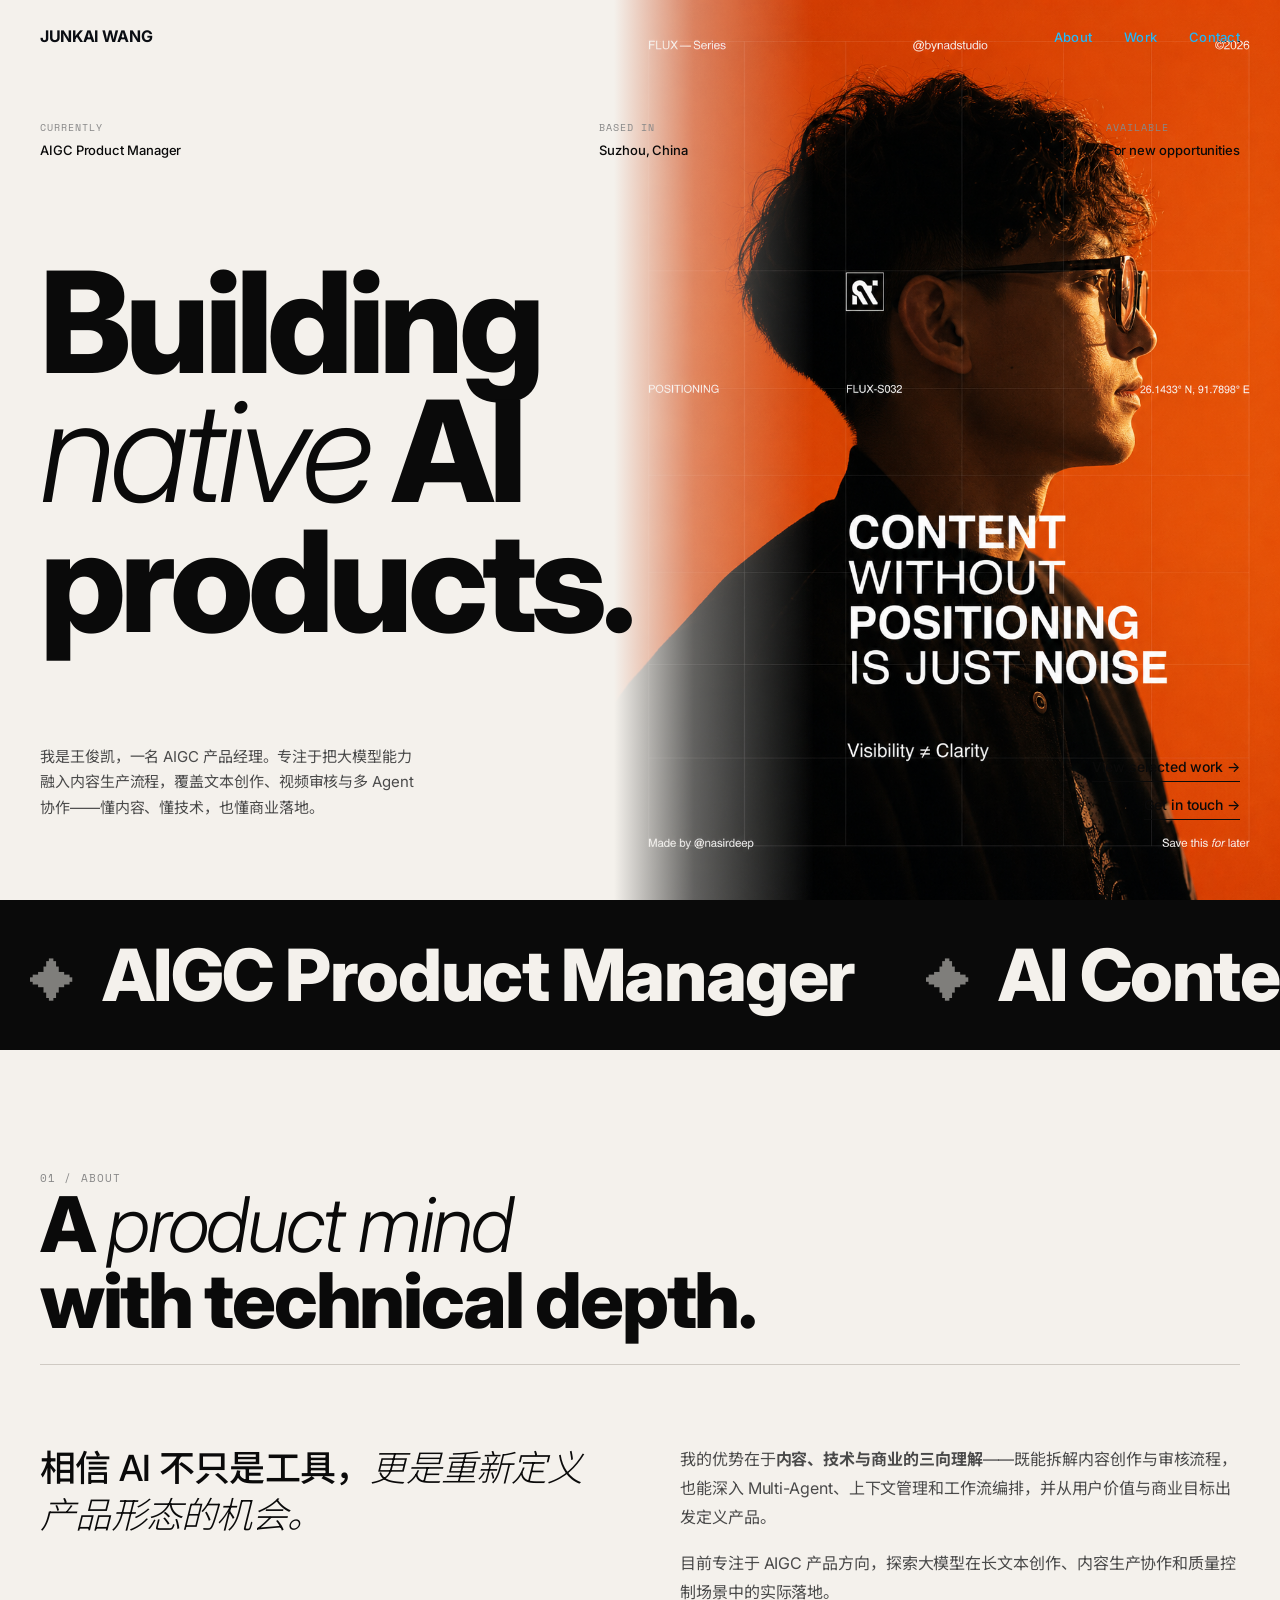
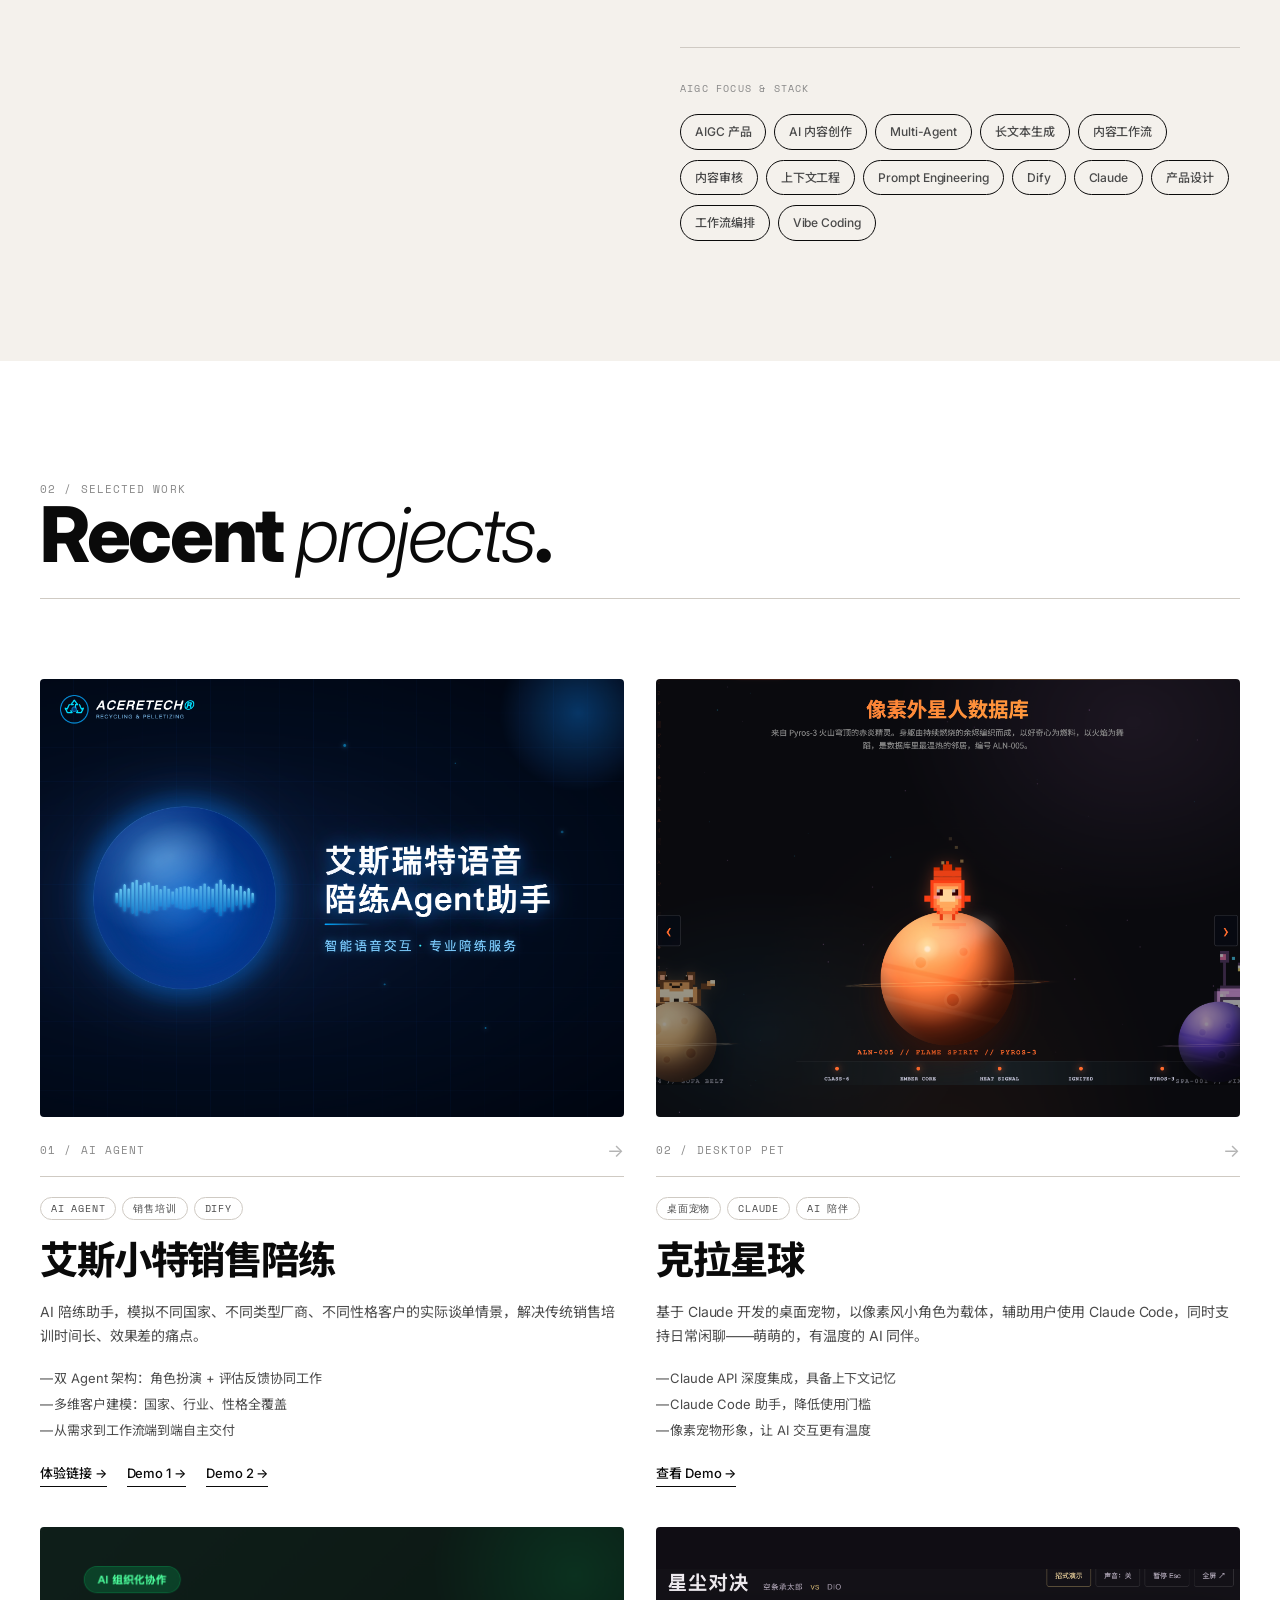
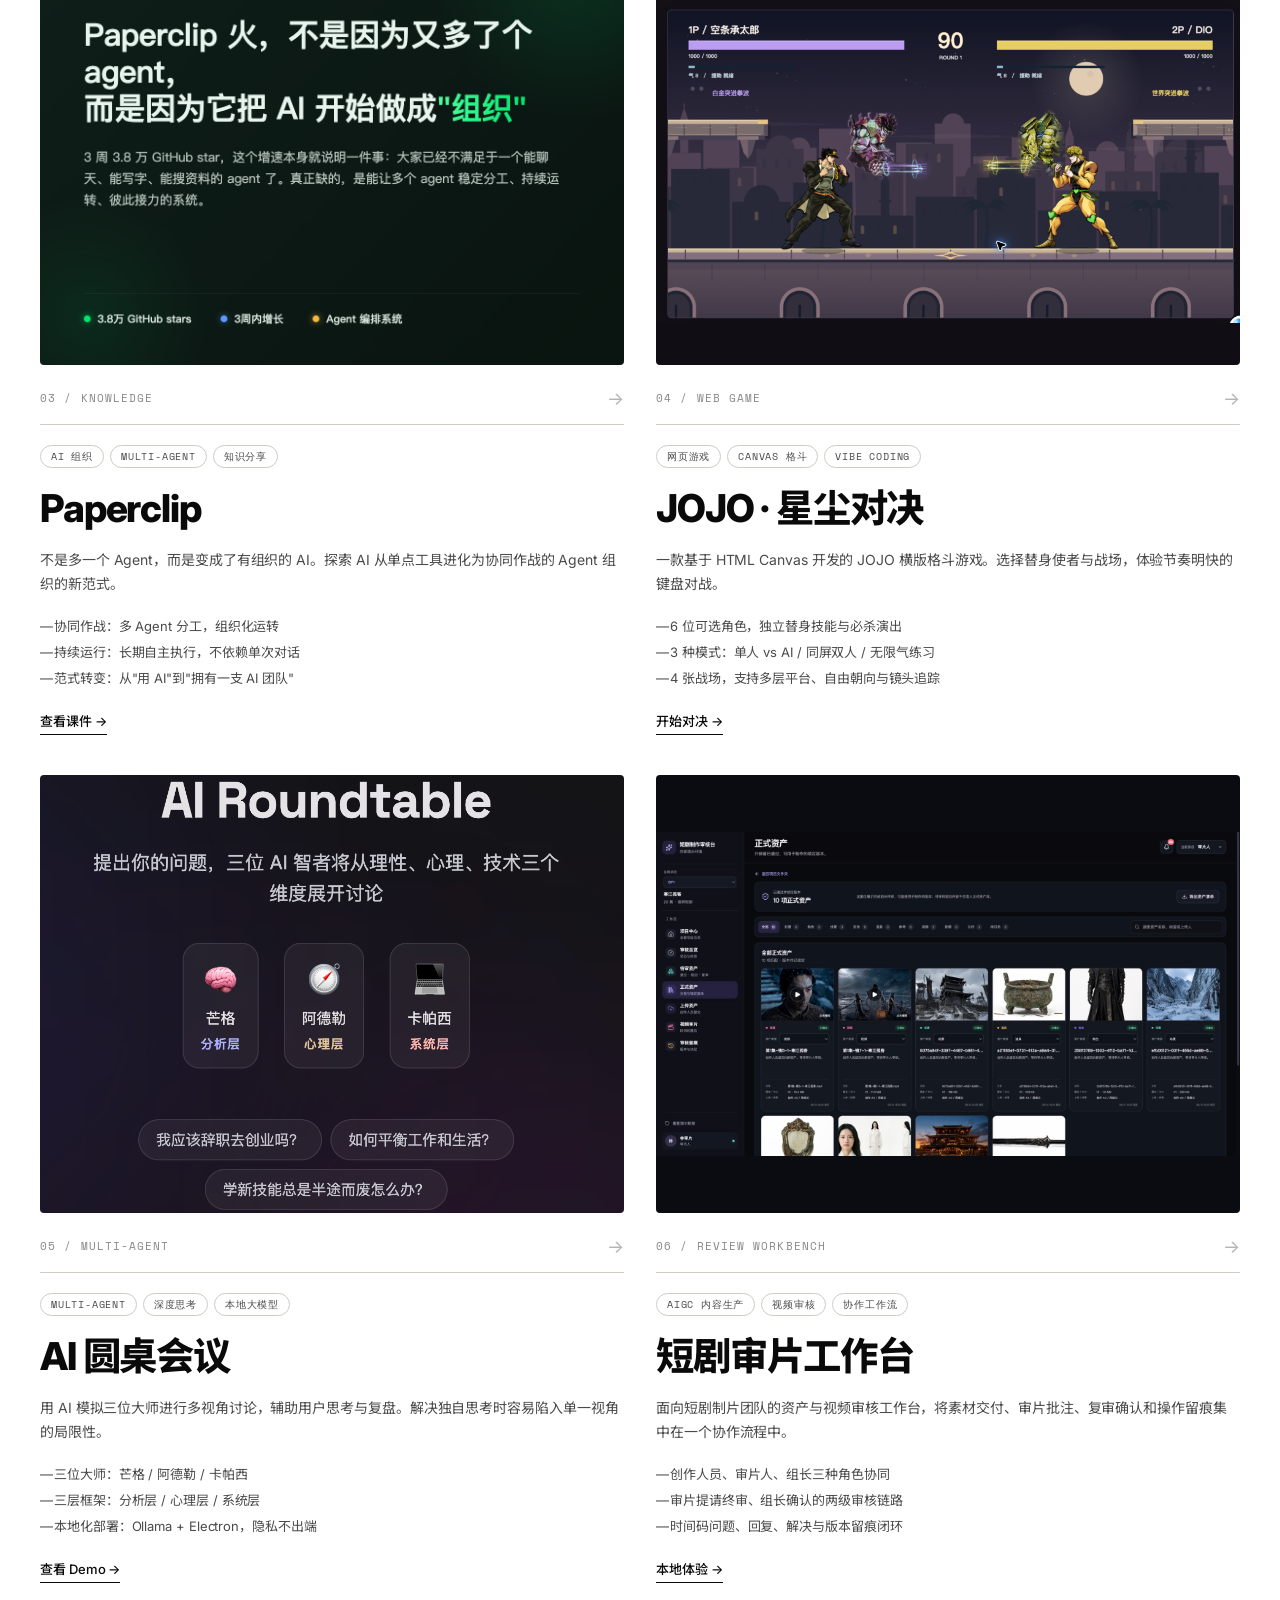
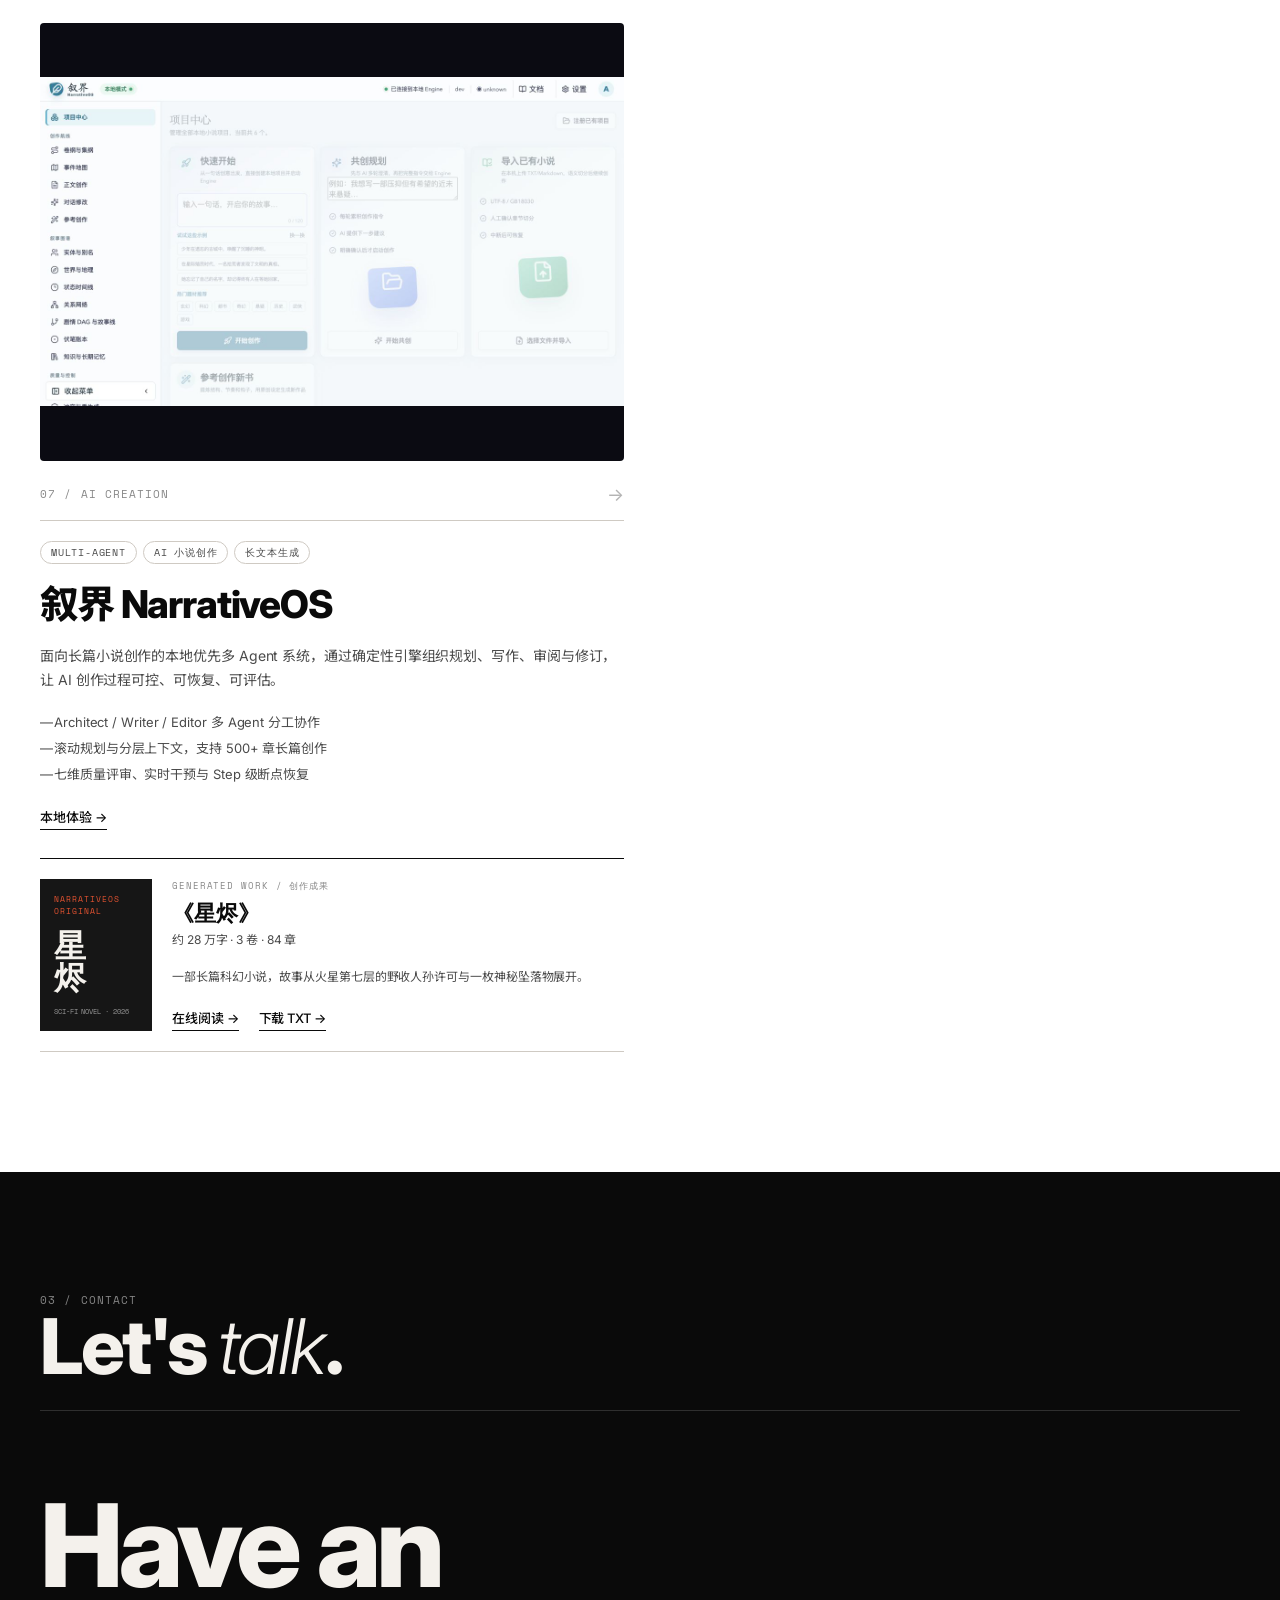
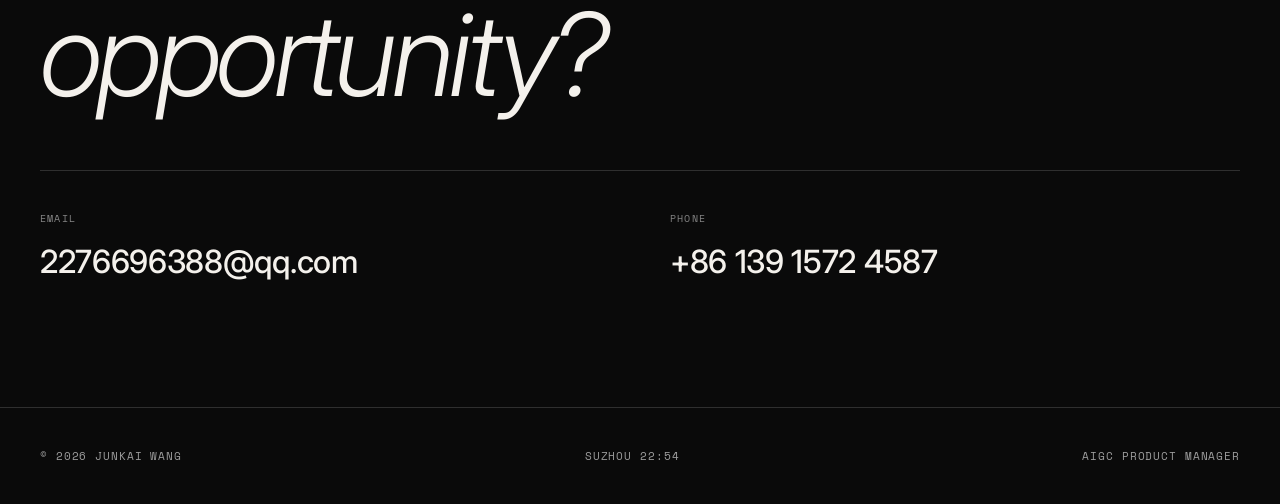
<file: index.html>
<!DOCTYPE html>
<html lang="zh-CN">
<head>
<meta charset="UTF-8">
<meta name="viewport" content="width=device-width, initial-scale=1.0">
  <title>Junkai Wang — AIGC Product Manager</title>
<link rel="preconnect" href="https://fonts.googleapis.com">
<link rel="preconnect" href="https://fonts.gstatic.com" crossorigin>
<link href="https://fonts.googleapis.com/css2?family=Inter:wght@300;400;500;600;700;800;900&family=Noto+Sans+SC:wght@300;400;500;600;700;900&family=Space+Mono:wght@400;700&display=swap" rel="stylesheet">
<style>
  :root {
    --bg: #f4f1ec;
    --bg-alt: #ffffff;
    --ink: #0a0a0a;
    --ink-soft: #4a4a4a;
    --ink-mute: #888888;
    --line: #cfcac3;
    --accent: #0a0a0a;
  }

  * { margin: 0; padding: 0; box-sizing: border-box; }
  html { scroll-behavior: smooth; }

  body {
    background: var(--bg);
    color: var(--ink);
    font-family: 'Inter', 'Noto Sans SC', -apple-system, sans-serif;
    -webkit-font-smoothing: antialiased;
    line-height: 1.5;
    letter-spacing: -0.005em;
  }

  ::selection { background: var(--ink); color: var(--bg); }

  a { color: inherit; text-decoration: none; }

  .mono {
    font-family: 'Space Mono', monospace;
    font-size: 11px;
    letter-spacing: 0.08em;
    text-transform: uppercase;
  }

  /* ── Nav ── */
  nav {
    position: fixed;
    top: 0; left: 0; right: 0;
    z-index: 100;
    display: flex;
    justify-content: space-between;
    align-items: center;
    padding: 24px 40px;
    mix-blend-mode: difference;
    color: #fff;
  }

  .nav-logo {
    font-size: 16px;
    font-weight: 700;
    letter-spacing: -0.02em;
  }

  .nav-links {
    display: flex;
    gap: 32px;
    list-style: none;
  }

  .nav-links a {
    font-size: 13px;
    font-weight: 500;
    letter-spacing: 0.02em;
    transition: opacity 0.2s;
  }

  .nav-links a:hover { opacity: 0.5; }

  /* ── Hero ── */
  #hero {
    min-height: 100vh;
    padding: 120px 40px 80px;
    display: flex;
    flex-direction: column;
    justify-content: space-between;
    position: relative;
    overflow: hidden;
  }

  .hero-flux {
    position: absolute;
    top: 0;
    right: 0;
    bottom: 0;
    width: 52%;
    overflow: hidden;
    z-index: 0;
    pointer-events: none;
  }

  .hero-flux img {
    width: 100%;
    height: 100%;
    object-fit: cover;
    object-position: center;
    display: block;
  }

  .hero-flux::after {
    content: '';
    position: absolute;
    inset: 0;
    background: linear-gradient(to right, var(--bg) 0%, rgba(244,241,236,0.4) 12%, transparent 30%);
    pointer-events: none;
  }

  #hero > *:not(.hero-flux) {
    position: relative;
    z-index: 1;
  }

  .hero-meta {
    display: flex;
    justify-content: space-between;
    margin-bottom: 60px;
  }

  .hero-meta-item {
    display: flex;
    flex-direction: column;
    gap: 6px;
  }

  .hero-meta-label {
    font-family: 'Space Mono', monospace;
    font-size: 10px;
    color: var(--ink-mute);
    letter-spacing: 0.1em;
    text-transform: uppercase;
  }

  .hero-meta-value {
    font-size: 13px;
    font-weight: 500;
    color: var(--ink);
  }

  .hero-headline {
    font-size: clamp(56px, 11vw, 180px);
    font-weight: 800;
    line-height: 0.92;
    letter-spacing: -0.04em;
    text-transform: none;
  }

  .hero-headline .accent {
    font-style: italic;
    font-weight: 300;
  }

  .hero-bottom {
    display: grid;
    grid-template-columns: 1fr 1fr;
    gap: 40px;
    align-items: end;
    margin-top: 60px;
  }

  .hero-bio {
    max-width: 380px;
    font-size: 15px;
    line-height: 1.7;
    color: var(--ink-soft);
  }

  .hero-portrait {
    width: 280px;
    height: 340px;
    border-radius: 4px;
    overflow: hidden;
    background: #e8e4dd;
    box-shadow: 0 30px 80px rgba(0,0,0,0.15);
    transform: translateY(-20px);
  }

  .hero-portrait img {
    width: 100%;
    height: 100%;
    object-fit: cover;
    object-position: left center;
    background: #f0f0f2;
  }

  .hero-cta {
    text-align: right;
    display: flex;
    flex-direction: column;
    gap: 12px;
    align-items: flex-end;
  }

  .hero-cta-link {
    font-size: 14px;
    font-weight: 500;
    display: inline-flex;
    align-items: center;
    gap: 6px;
    border-bottom: 1px solid var(--ink);
    padding-bottom: 4px;
    transition: gap 0.2s;
  }

  .hero-cta-link:hover { gap: 12px; }

  /* ── Marquee ── */
  .marquee {
    border-top: 1px solid var(--ink);
    border-bottom: 1px solid var(--ink);
    overflow: hidden;
    padding: 20px 0;
    background: var(--ink);
    color: var(--bg);
    white-space: nowrap;
  }

  .marquee-inner {
    display: inline-block;
    animation: scroll 30s linear infinite;
    font-size: clamp(36px, 6vw, 72px);
    font-weight: 800;
    letter-spacing: -0.02em;
  }

  .marquee-inner span { padding: 0 30px; }
  .marquee-inner span::before { content: '✦'; margin-right: 30px; font-size: 0.6em; vertical-align: middle; opacity: 0.5; }

  @keyframes scroll {
    from { transform: translateX(0); }
    to { transform: translateX(-50%); }
  }

  /* ── Section ── */
  section { padding: 120px 40px; }

  .section-head {
    display: flex;
    justify-content: space-between;
    align-items: flex-end;
    margin-bottom: 80px;
    border-bottom: 1px solid var(--line);
    padding-bottom: 24px;
  }

  .section-num {
    font-family: 'Space Mono', monospace;
    font-size: 11px;
    color: var(--ink-mute);
    letter-spacing: 0.1em;
    text-transform: uppercase;
  }

  .section-title {
    font-size: clamp(36px, 6vw, 80px);
    font-weight: 800;
    letter-spacing: -0.03em;
    line-height: 1;
  }

  .section-title .italic {
    font-style: italic;
    font-weight: 300;
  }

  /* ── About ── */
  #about {
    background: var(--bg);
  }

  .about-grid {
    display: grid;
    grid-template-columns: 1fr 1fr;
    gap: 80px;
    max-width: 1400px;
  }

  .about-statement {
    font-size: clamp(24px, 3vw, 36px);
    font-weight: 500;
    line-height: 1.3;
    letter-spacing: -0.02em;
  }

  .about-statement em {
    font-style: italic;
    font-weight: 300;
  }

  .about-detail {
    font-size: 16px;
    line-height: 1.8;
    color: var(--ink-soft);
  }

  .about-detail p { margin-bottom: 18px; }

  .skills-block {
    margin-top: 40px;
    padding-top: 32px;
    border-top: 1px solid var(--line);
  }

  .skills-label {
    font-family: 'Space Mono', monospace;
    font-size: 10px;
    color: var(--ink-mute);
    letter-spacing: 0.12em;
    text-transform: uppercase;
    margin-bottom: 16px;
  }

  .skills-list {
    display: flex;
    flex-wrap: wrap;
    gap: 10px 8px;
  }

  .skill-pill {
    padding: 6px 14px;
    border: 1px solid var(--ink);
    border-radius: 100px;
    font-size: 12px;
    font-weight: 500;
    transition: background 0.2s, color 0.2s;
  }

  .skill-pill:hover { background: var(--ink); color: var(--bg); }

  /* ── Projects ── */
  #projects { background: var(--bg-alt); }

  .projects-grid {
    display: grid;
    grid-template-columns: 1fr 1fr;
    gap: 40px 32px;
  }

  .project {
    display: flex;
    flex-direction: column;
    gap: 20px;
    cursor: default;
  }

  .project-visual {
    aspect-ratio: 4 / 3;
    background: var(--bg);
    border-radius: 4px;
    overflow: hidden;
    position: relative;
  }

  .project-visual img {
    width: 100%;
    height: 100%;
    object-fit: cover;
    display: block;
    transition: transform 0.6s ease;
  }

  .project:hover .project-visual img { transform: scale(1.04); }

  .project-visual.review-cover {
    background: #0b0b12;
  }

  .project-visual.review-cover img {
    object-fit: contain;
  }

  .project-visual.game-cover {
    background: #100d14;
  }

  .project-visual.game-cover img {
    object-fit: contain;
  }

  .project-visual-placeholder {
    width: 100%;
    height: 100%;
    display: flex;
    align-items: center;
    justify-content: center;
    font-size: 96px;
    background: linear-gradient(135deg, #e8e4dd 0%, #d4cec3 100%);
  }

  .project-meta-row {
    display: flex;
    justify-content: space-between;
    align-items: center;
    padding-bottom: 12px;
    border-bottom: 1px solid var(--line);
  }

  .project-num {
    font-family: 'Space Mono', monospace;
    font-size: 11px;
    color: var(--ink-mute);
    letter-spacing: 0.1em;
  }

  .project-arrow {
    font-size: 18px;
    color: var(--ink);
    opacity: 0.3;
    transition: opacity 0.3s, transform 0.3s;
  }

  .project:hover .project-arrow {
    opacity: 1;
    transform: translateX(6px);
  }

  .project-tags {
    display: flex;
    flex-wrap: wrap;
    gap: 6px;
  }

  .project-tag {
    font-family: 'Space Mono', monospace;
    font-size: 10px;
    letter-spacing: 0.08em;
    text-transform: uppercase;
    padding: 3px 10px;
    border: 1px solid var(--line);
    border-radius: 100px;
    color: var(--ink-soft);
  }

  .project-name {
    font-size: clamp(28px, 3vw, 40px);
    font-weight: 800;
    letter-spacing: -0.03em;
    line-height: 1.05;
  }

  .project-desc {
    font-size: 14px;
    line-height: 1.7;
    color: var(--ink-soft);
  }

  .project-highlights {
    list-style: none;
    display: flex;
    flex-direction: column;
    gap: 6px;
  }

  .project-highlights li {
    font-size: 13px;
    line-height: 1.55;
    color: var(--ink-soft);
    padding-left: 14px;
    position: relative;
  }

  .project-highlights li::before {
    content: '—';
    position: absolute;
    left: 0;
  }

  .project-links-line {
    display: flex;
    gap: 20px;
    flex-wrap: wrap;
    margin-top: 4px;
  }

  .project-links-line a {
    font-size: 13px;
    font-weight: 500;
    display: inline-flex;
    align-items: center;
    gap: 4px;
    border-bottom: 1px solid var(--ink);
    padding-bottom: 2px;
    transition: gap 0.2s;
  }

  .project-links-line a:hover { gap: 10px; }

  .novel-result {
    display: grid;
    grid-template-columns: 112px 1fr;
    gap: 20px;
    align-items: stretch;
    margin-top: 8px;
    padding: 20px 0;
    border-top: 1px solid var(--ink);
    border-bottom: 1px solid var(--line);
  }

  .novel-cover {
    min-height: 152px;
    padding: 14px;
    background: #161616;
    color: #f4f1ec;
    display: flex;
    flex-direction: column;
    justify-content: space-between;
  }

  .novel-cover-label {
    font-family: 'Space Mono', monospace;
    font-size: 8px;
    letter-spacing: 0.12em;
    text-transform: uppercase;
    color: #e55331;
  }

  .novel-cover-title {
    font-family: 'Noto Serif SC', serif;
    font-size: 32px;
    font-weight: 700;
    line-height: 1;
  }

  .novel-cover-foot {
    font-family: 'Space Mono', monospace;
    font-size: 7px;
    color: rgba(255,255,255,0.55);
  }

  .novel-result-body {
    display: flex;
    flex-direction: column;
    justify-content: space-between;
    gap: 12px;
  }

  .novel-result-kicker {
    font-family: 'Space Mono', monospace;
    font-size: 9px;
    letter-spacing: 0.1em;
    text-transform: uppercase;
    color: var(--ink-mute);
  }

  .novel-result-title {
    margin-top: 4px;
    font-family: 'Noto Serif SC', serif;
    font-size: 22px;
    font-weight: 700;
  }

  .novel-result-meta,
  .novel-result-desc {
    font-size: 12px;
    line-height: 1.6;
    color: var(--ink-soft);
  }

  /* ── Contact ── */
  #contact {
    background: var(--ink);
    color: var(--bg);
    min-height: 80vh;
    display: flex;
    flex-direction: column;
    justify-content: space-between;
  }

  #contact .section-head { border-bottom-color: rgba(255,255,255,0.15); }
  #contact .section-num { color: rgba(255,255,255,0.5); }

  .contact-headline {
    font-size: clamp(48px, 9vw, 140px);
    font-weight: 800;
    letter-spacing: -0.04em;
    line-height: 0.95;
    margin-bottom: 60px;
  }

  .contact-headline em {
    font-style: italic;
    font-weight: 300;
  }

  .contact-grid {
    display: grid;
    grid-template-columns: repeat(2, 1fr);
    gap: 60px;
    border-top: 1px solid rgba(255,255,255,0.15);
    padding-top: 40px;
  }

  .contact-block-label {
    font-family: 'Space Mono', monospace;
    font-size: 10px;
    color: rgba(255,255,255,0.5);
    letter-spacing: 0.12em;
    text-transform: uppercase;
    margin-bottom: 12px;
  }

  .contact-block-value {
    font-size: clamp(20px, 2.5vw, 32px);
    font-weight: 500;
    letter-spacing: -0.01em;
    border-bottom: 1px solid transparent;
    transition: border-color 0.2s;
    display: inline-block;
  }

  .contact-block-value:hover { border-bottom-color: var(--bg); }

  /* ── Footer ── */
  footer {
    background: var(--ink);
    color: var(--bg);
    padding: 40px;
    border-top: 1px solid rgba(255,255,255,0.15);
    display: flex;
    justify-content: space-between;
    align-items: center;
    font-family: 'Space Mono', monospace;
    font-size: 11px;
    letter-spacing: 0.08em;
    text-transform: uppercase;
    color: rgba(255,255,255,0.6);
  }

  /* ── Fade in ── */
  .fade-in {
    opacity: 0;
    transform: translateY(30px);
    transition: opacity 0.8s ease, transform 0.8s ease;
  }
  .fade-in.visible { opacity: 1; transform: translateY(0); }

  /* ── Responsive ── */
  @media (max-width: 900px) {
    nav { padding: 20px 24px; }
    .nav-links { gap: 18px; }
    section { padding: 80px 24px; }
    #hero { padding: 100px 24px 60px; }
    .hero-meta { flex-wrap: wrap; gap: 24px; }
    .hero-bottom { grid-template-columns: 1fr; gap: 40px; }
    .hero-portrait { width: 100%; max-width: 300px; height: 360px; transform: none; }
    .hero-cta { text-align: left; align-items: flex-start; }
    .about-grid { grid-template-columns: 1fr; gap: 40px; }
    .projects-grid { grid-template-columns: 1fr; gap: 40px; }
    .novel-result { grid-template-columns: 92px 1fr; gap: 16px; }
    .novel-cover { min-height: 128px; padding: 11px; }
    .novel-cover-title { font-size: 26px; }
    .contact-grid { grid-template-columns: 1fr; gap: 40px; }
    footer { flex-direction: column; gap: 12px; text-align: center; }
  }
</style>
</head>
<body>

<!-- Nav -->
<nav>
  <div class="nav-logo">JUNKAI WANG</div>
  <ul class="nav-links">
    <li><a href="#about">About</a></li>
    <li><a href="#projects">Work</a></li>
    <li><a href="#contact">Contact</a></li>
  </ul>
</nav>

<!-- Hero -->
<section id="hero">
  <div class="hero-flux">
    <img src="flux-banner.png" alt="">
  </div>
  <div class="hero-meta">
    <div class="hero-meta-item">
      <span class="hero-meta-label">Currently</span>
      <span class="hero-meta-value">AIGC Product Manager</span>
    </div>
    <div class="hero-meta-item">
      <span class="hero-meta-label">Based in</span>
      <span class="hero-meta-value">Suzhou, China</span>
    </div>
    <div class="hero-meta-item">
      <span class="hero-meta-label">Available</span>
      <span class="hero-meta-value">For new opportunities</span>
    </div>
  </div>

  <h1 class="hero-headline">
    Building<br>
    <span class="accent">native</span> AI<br>
    products.
  </h1>

  <div class="hero-bottom">
    <p class="hero-bio">
      我是王俊凯，一名 AIGC 产品经理。专注于把大模型能力融入内容生产流程，覆盖文本创作、视频审核与多 Agent 协作——懂内容、懂技术，也懂商业落地。
    </p>
    <div class="hero-cta">
      <a href="#projects" class="hero-cta-link">View selected work →</a>
      <a href="#contact" class="hero-cta-link">Get in touch →</a>
    </div>
  </div>
</section>

<!-- Marquee -->
<div class="marquee">
  <div class="marquee-inner">
    <span>AIGC Product Manager</span>
    <span>AI Content Creation</span>
    <span>Multi-Agent</span>
    <span>Long-form Generation</span>
    <span>Content Workflow</span>
    <span>Vibe Coding</span>
    <span>AIGC Product Manager</span>
    <span>AI Content Creation</span>
    <span>Multi-Agent</span>
    <span>Long-form Generation</span>
    <span>Content Workflow</span>
    <span>Vibe Coding</span>
  </div>
</div>

<!-- About -->
<section id="about">
  <div class="section-head">
    <div>
      <div class="section-num">01 / About</div>
      <h2 class="section-title">A <span class="italic">product mind</span><br>with technical depth.</h2>
    </div>
  </div>

  <div class="about-grid">
    <div>
      <p class="about-statement fade-in">
        相信 AI 不只是工具，<em>更是重新定义产品形态的机会。</em>
      </p>
    </div>
    <div class="about-detail fade-in">
      <p>我的优势在于<strong>内容、技术与商业的三向理解</strong>——既能拆解内容创作与审核流程，也能深入 Multi-Agent、上下文管理和工作流编排，并从用户价值与商业目标出发定义产品。</p>
      <p>目前专注于 AIGC 产品方向，探索大模型在长文本创作、内容生产协作和质量控制场景中的实际落地。</p>

      <div class="skills-block">
        <div class="skills-label">AIGC Focus & Stack</div>
        <div class="skills-list">
          <span class="skill-pill">AIGC 产品</span>
          <span class="skill-pill">AI 内容创作</span>
          <span class="skill-pill">Multi-Agent</span>
          <span class="skill-pill">长文本生成</span>
          <span class="skill-pill">内容工作流</span>
          <span class="skill-pill">内容审核</span>
          <span class="skill-pill">上下文工程</span>
          <span class="skill-pill">Prompt Engineering</span>
          <span class="skill-pill">Dify</span>
          <span class="skill-pill">Claude</span>
          <span class="skill-pill">产品设计</span>
          <span class="skill-pill">工作流编排</span>
          <span class="skill-pill">Vibe Coding</span>
        </div>
      </div>
    </div>
  </div>
</section>

<!-- Projects -->
<section id="projects">
  <div class="section-head">
    <div>
      <div class="section-num">02 / Selected Work</div>
      <h2 class="section-title">Recent <span class="italic">projects</span>.</h2>
    </div>
  </div>

  <div class="projects-grid">

    <!-- Project 01 -->
    <article class="project fade-in">
      <div class="project-visual">
        <img src="ace-preview.png" alt="艾斯小特销售陪练">
      </div>
      <div class="project-meta-row">
        <span class="project-num">01 / AI AGENT</span>
        <span class="project-arrow">→</span>
      </div>
      <div class="project-tags">
        <span class="project-tag">AI Agent</span>
        <span class="project-tag">销售培训</span>
        <span class="project-tag">Dify</span>
      </div>
      <h3 class="project-name">艾斯小特销售陪练</h3>
      <p class="project-desc">
        AI 陪练助手，模拟不同国家、不同类型厂商、不同性格客户的实际谈单情景，解决传统销售培训时间长、效果差的痛点。
      </p>
      <ul class="project-highlights">
        <li>双 Agent 架构：角色扮演 + 评估反馈协同工作</li>
        <li>多维客户建模：国家、行业、性格全覆盖</li>
        <li>从需求到工作流端到端自主交付</li>
      </ul>
      <div class="project-links-line">
        <a href="https://martinmurraynice-del.github.io/aisi-sales-trainer/" target="_blank">体验链接 →</a>
        <a href="https://cloud.dify.ai/app/14e09376-90d6-4486-874d-6c793b6e8252/workflow" target="_blank">Demo 1 →</a>
        <a href="https://cloud.dify.ai/app/2e193e0d-2a5c-46f3-80c2-52811f2c8c97/workflow" target="_blank">Demo 2 →</a>
      </div>
    </article>

    <!-- Project 02 -->
    <article class="project fade-in">
      <div class="project-visual">
        <img src="klar-preview.png" alt="克拉星球">
      </div>
      <div class="project-meta-row">
        <span class="project-num">02 / DESKTOP PET</span>
        <span class="project-arrow">→</span>
      </div>
      <div class="project-tags">
        <span class="project-tag">桌面宠物</span>
        <span class="project-tag">Claude</span>
        <span class="project-tag">AI 陪伴</span>
      </div>
      <h3 class="project-name">克拉星球</h3>
      <p class="project-desc">
        基于 Claude 开发的桌面宠物，以像素风小角色为载体，辅助用户使用 Claude Code，同时支持日常闲聊——萌萌的，有温度的 AI 同伴。
      </p>
      <ul class="project-highlights">
        <li>Claude API 深度集成，具备上下文记忆</li>
        <li>Claude Code 助手，降低使用门槛</li>
        <li>像素宠物形象，让 AI 交互更有温度</li>
      </ul>
      <div class="project-links-line">
        <a href="alien_page v2.0(1).html" target="_blank">查看 Demo →</a>
      </div>
    </article>

    <!-- Project 03 -->
    <article class="project fade-in">
      <div class="project-visual">
        <img src="paperclip-preview.png" alt="Paperclip">
      </div>
      <div class="project-meta-row">
        <span class="project-num">03 / KNOWLEDGE</span>
        <span class="project-arrow">→</span>
      </div>
      <div class="project-tags">
        <span class="project-tag">AI 组织</span>
        <span class="project-tag">Multi-Agent</span>
        <span class="project-tag">知识分享</span>
      </div>
      <h3 class="project-name">Paperclip</h3>
      <p class="project-desc">
        不是多一个 Agent，而是变成了有组织的 AI。探索 AI 从单点工具进化为协同作战的 Agent 组织的新范式。
      </p>
      <ul class="project-highlights">
        <li>协同作战：多 Agent 分工，组织化运转</li>
        <li>持续运行：长期自主执行，不依赖单次对话</li>
        <li>范式转变：从"用 AI"到"拥有一支 AI 团队"</li>
      </ul>
      <div class="project-links-line">
        <a href="paperclip-vibe-page.html" target="_blank">查看课件 →</a>
      </div>
    </article>

    <!-- Project 04 -->
    <article class="project fade-in">
      <div class="project-visual game-cover">
        <img src="jojo-star-duel-preview.png" alt="JOJO · 星尘对决实战画面">
      </div>
      <div class="project-meta-row">
        <span class="project-num">04 / WEB GAME</span>
        <span class="project-arrow">→</span>
      </div>
      <div class="project-tags">
        <span class="project-tag">网页游戏</span>
        <span class="project-tag">Canvas 格斗</span>
        <span class="project-tag">Vibe Coding</span>
      </div>
      <h3 class="project-name">JOJO · 星尘对决</h3>
      <p class="project-desc">
        一款基于 HTML Canvas 开发的 JOJO 横版格斗游戏。选择替身使者与战场，体验节奏明快的键盘对战。
      </p>
      <ul class="project-highlights">
        <li>6 位可选角色，独立替身技能与必杀演出</li>
        <li>3 种模式：单人 vs AI / 同屏双人 / 无限气练习</li>
        <li>4 张战场，支持多层平台、自由朝向与镜头追踪</li>
      </ul>
      <div class="project-links-line">
        <a href="jojo-star-duel/" target="_blank">开始对决 →</a>
      </div>
    </article>

    <!-- Project 05 -->
    <article class="project fade-in">
      <div class="project-visual">
        <img src="ai-roundtable-preview.png" alt="AI 圆桌会议">
      </div>
      <div class="project-meta-row">
        <span class="project-num">05 / MULTI-AGENT</span>
        <span class="project-arrow">→</span>
      </div>
      <div class="project-tags">
        <span class="project-tag">Multi-Agent</span>
        <span class="project-tag">深度思考</span>
        <span class="project-tag">本地大模型</span>
      </div>
      <h3 class="project-name">AI 圆桌会议</h3>
      <p class="project-desc">
        用 AI 模拟三位大师进行多视角讨论，辅助用户思考与复盘。解决独自思考时容易陷入单一视角的局限性。
      </p>
      <ul class="project-highlights">
        <li>三位大师：芒格 / 阿德勒 / 卡帕西</li>
        <li>三层框架：分析层 / 心理层 / 系统层</li>
        <li>本地化部署：Ollama + Electron，隐私不出端</li>
      </ul>
      <div class="project-links-line">
        <a href="ai-roundtable-page.html" target="_blank">查看 Demo →</a>
      </div>
    </article>

    <!-- Project 06 -->
    <article class="project fade-in">
      <div class="project-visual review-cover">
        <img src="review-workbench-preview.jpg" alt="短剧审片工作台">
      </div>
      <div class="project-meta-row">
        <span class="project-num">06 / REVIEW WORKBENCH</span>
        <span class="project-arrow">→</span>
      </div>
      <div class="project-tags">
        <span class="project-tag">AIGC 内容生产</span>
        <span class="project-tag">视频审核</span>
        <span class="project-tag">协作工作流</span>
      </div>
      <h3 class="project-name">短剧审片工作台</h3>
      <p class="project-desc">
        面向短剧制片团队的资产与视频审核工作台，将素材交付、审片批注、复审确认和操作留痕集中在一个协作流程中。
      </p>
      <ul class="project-highlights">
        <li>创作人员、审片人、组长三种角色协同</li>
        <li>审片提请终审、组长确认的两级审核链路</li>
        <li>时间码问题、回复、解决与版本留痕闭环</li>
      </ul>
      <div class="project-links-line">
        <a href="http://localhost:5173" target="_blank">本地体验 →</a>
      </div>
    </article>

    <!-- Project 07 -->
    <article class="project fade-in">
      <div class="project-visual review-cover">
        <img src="quchuang-novel-preview.jpg" alt="叙界 NarrativeOS">
      </div>
      <div class="project-meta-row">
        <span class="project-num">07 / AI CREATION</span>
        <span class="project-arrow">→</span>
      </div>
      <div class="project-tags">
        <span class="project-tag">Multi-Agent</span>
        <span class="project-tag">AI 小说创作</span>
        <span class="project-tag">长文本生成</span>
      </div>
      <h3 class="project-name">叙界 NarrativeOS</h3>
      <p class="project-desc">
        面向长篇小说创作的本地优先多 Agent 系统，通过确定性引擎组织规划、写作、审阅与修订，让 AI 创作过程可控、可恢复、可评估。
      </p>
      <ul class="project-highlights">
        <li>Architect / Writer / Editor 多 Agent 分工协作</li>
        <li>滚动规划与分层上下文，支持 500+ 章长篇创作</li>
        <li>七维质量评审、实时干预与 Step 级断点恢复</li>
      </ul>
      <div class="project-links-line">
        <a href="http://localhost:4173" target="_blank">本地体验 →</a>
      </div>
      <div class="novel-result">
        <div class="novel-cover" aria-hidden="true">
          <span class="novel-cover-label">NarrativeOS Original</span>
          <strong class="novel-cover-title">星<br>烬</strong>
          <span class="novel-cover-foot">SCI-FI NOVEL · 2026</span>
        </div>
        <div class="novel-result-body">
          <div>
            <div class="novel-result-kicker">Generated Work / 创作成果</div>
            <h4 class="novel-result-title">《星烬》</h4>
            <p class="novel-result-meta">约 28 万字 · 3 卷 · 84 章</p>
          </div>
          <p class="novel-result-desc">一部长篇科幻小说，故事从火星第七层的野收人孙许可与一枚神秘坠落物展开。</p>
          <div class="project-links-line">
            <a href="xingjin-reader.html" target="_blank">在线阅读 →</a>
            <a href="xingjin.txt" download>下载 TXT →</a>
          </div>
        </div>
      </div>
    </article>

  </div>
</section>

<!-- Contact -->
<section id="contact">
  <div>
    <div class="section-head">
      <div>
        <div class="section-num">03 / Contact</div>
        <h2 class="section-title">Let's <span class="italic">talk</span>.</h2>
      </div>
    </div>

    <h3 class="contact-headline">
      Have an<br>
      <em>opportunity?</em>
    </h3>
  </div>

  <div class="contact-grid">
    <div>
      <div class="contact-block-label">Email</div>
      <a href="mailto:2276696388@qq.com" class="contact-block-value">2276696388@qq.com</a>
    </div>
    <div>
      <div class="contact-block-label">Phone</div>
      <a href="tel:13915724587" class="contact-block-value">+86 139 1572 4587</a>
    </div>
  </div>
</section>

<!-- Footer -->
<footer>
  <span>© 2026 Junkai Wang</span>
  <span id="local-time">— : —</span>
  <span>AIGC Product Manager</span>
</footer>

<script>
// Fade in
const observer = new IntersectionObserver((entries) => {
  entries.forEach(e => { if (e.isIntersecting) e.target.classList.add('visible'); });
}, { threshold: 0.15 });
document.querySelectorAll('.fade-in').forEach(el => observer.observe(el));

// Local time
function updateTime() {
  const now = new Date();
  const time = now.toLocaleTimeString('en-GB', { hour: '2-digit', minute: '2-digit', hour12: false });
  document.getElementById('local-time').textContent = `Suzhou ${time}`;
}
updateTime();
setInterval(updateTime, 1000 * 30);
</script>
</body>
</html>
</file>
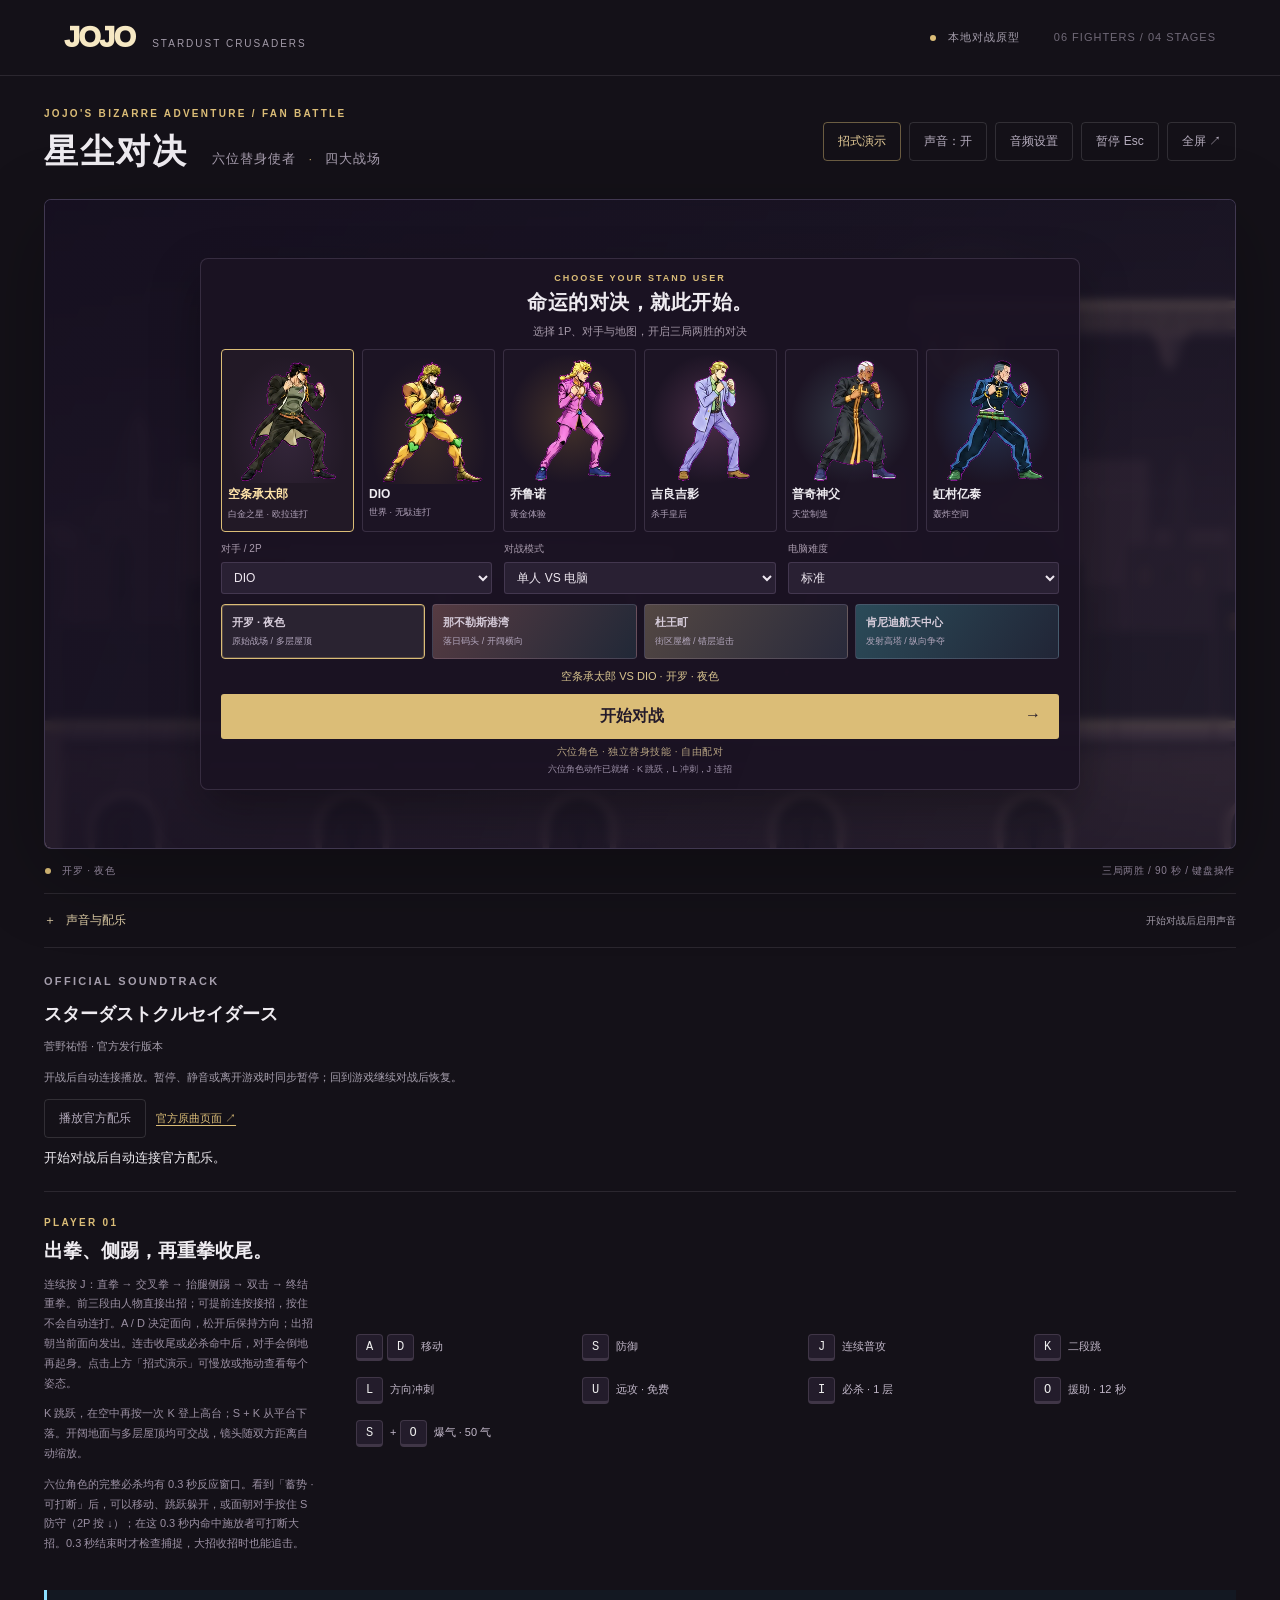
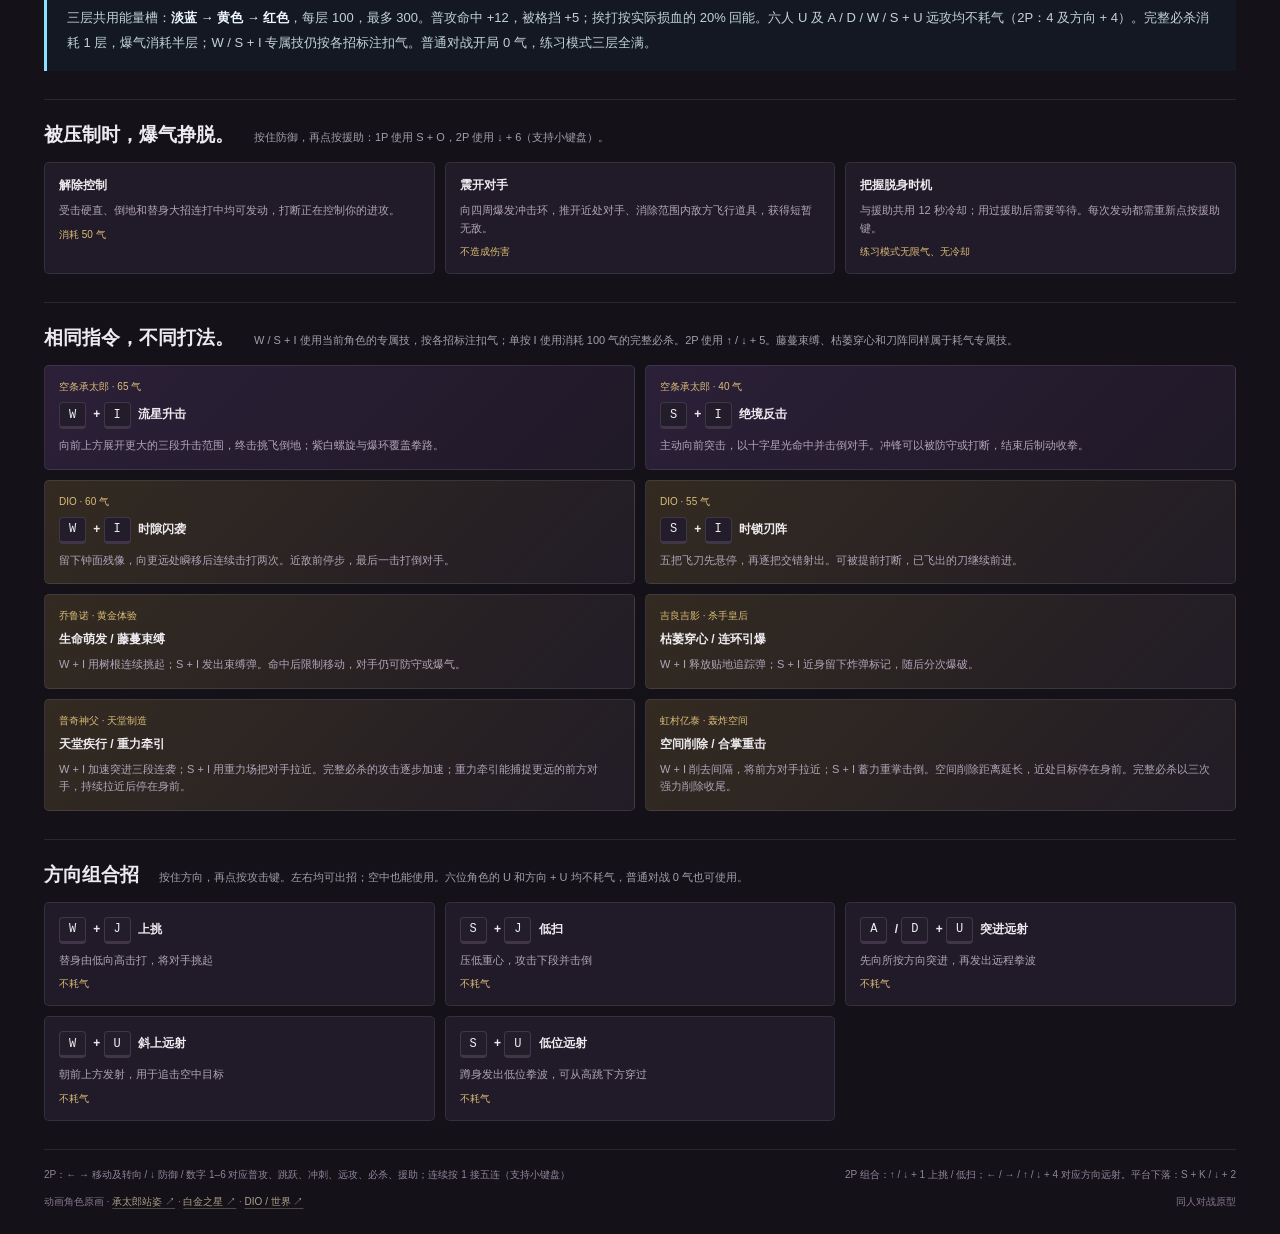
<file: jojo-star-duel/index.html>
<!doctype html>
<html lang="zh-CN">
<head>
  <meta charset="UTF-8">
  <meta name="viewport" content="width=device-width,initial-scale=1">
  <meta name="theme-color" content="#17121e">
  <title>JOJO · 星尘对决</title>
  <link rel="stylesheet" href="style.css?v=jojo-free-ranged-43">
</head>
<body>
  <header>
    <a class="brand" href="./">JOJO<span>STARDUST CRUSADERS</span></a>
    <div class="status"><i></i> 本地对战原型 <span>06 FIGHTERS / 04 STAGES</span></div>
  </header>
  <main>
    <div class="heading">
      <div><p class="eyebrow">JOJO'S BIZARRE ADVENTURE / FAN BATTLE</p><h1>星尘对决<span>六位替身使者 <em>·</em> 四大战场</span></h1></div>
      <div class="tools"><button id="motion-open" disabled>招式演示</button><button id="sound" aria-pressed="true">声音：开</button><button id="audio-open">音频设置</button><button id="pause">暂停 Esc</button><button id="fullscreen">全屏 ↗</button></div>
    </div>
    <section class="arena" id="arena">
      <canvas id="game" width="1100" height="600" aria-label="JOJO 横版格斗游戏，操作方法见下方"></canvas>
      <div class="overlay" id="menu">
        <div class="menu-card roster-card">
          <p class="eyebrow">CHOOSE YOUR STAND USER</p>
          <h2>命运的对决，就此开始。</h2>
          <p class="muted">选择 1P、对手与地图，开启三局两胜的对决</p>
          <div class="fighters">
            <button class="fighter selected" data-char="jotaro" aria-label="选择空条承太郎">
              <span class="portrait jotaro"><canvas id="jotaro-portrait" width="320" height="320" role="img" aria-label="空条承太郎第三部战斗造型"></canvas></span>
              <b>空条承太郎</b><small>白金之星 · 欧拉连打</small>
            </button>
            <button class="fighter" data-char="dio" aria-label="选择 DIO">
              <span class="portrait dio"><canvas id="dio-portrait" width="320" height="320" role="img" aria-label="DIO 第三部战斗造型"></canvas></span>
              <b>DIO</b><small>世界 · 无駄连打</small>
            </button>
            <button class="fighter" data-char="giorno" aria-label="选择乔鲁诺"><span class="portrait giorno"><canvas id="giorno-portrait" width="320" height="320" role="img" aria-label="乔鲁诺战斗造型"></canvas></span><b>乔鲁诺</b><small>黄金体验</small></button>
            <button class="fighter" data-char="kira" aria-label="选择吉良吉影"><span class="portrait kira"><canvas id="kira-portrait" width="320" height="320" role="img" aria-label="吉良吉影战斗造型"></canvas></span><b>吉良吉影</b><small>杀手皇后</small></button>
            <button class="fighter" data-char="pucci" aria-label="选择普奇神父"><span class="portrait pucci"><canvas id="pucci-portrait" width="320" height="320" role="img" aria-label="普奇神父战斗造型"></canvas></span><b>普奇神父</b><small>天堂制造</small></button>
            <button class="fighter" data-char="okuyasu" aria-label="选择虹村亿泰"><span class="portrait okuyasu"><canvas id="okuyasu-portrait" width="320" height="320" role="img" aria-label="虹村亿泰战斗造型"></canvas></span><b>虹村亿泰</b><small>轰炸空间</small></button>
          </div>
          <div class="settings match-settings">
            <label>对手 / 2P<select id="opponent"><option value="jotaro">空条承太郎</option><option value="dio" selected>DIO</option><option value="giorno">乔鲁诺</option><option value="kira">吉良吉影</option><option value="pucci">普奇神父</option><option value="okuyasu">虹村亿泰</option></select></label>
            <label>对战模式<select id="mode"><option value="cpu">单人 VS 电脑</option><option value="versus">双人 · 同屏对战</option><option value="training">试招练习 · 无限气</option></select></label>
            <label>电脑难度<select id="difficulty"><option value="easy">入门</option><option value="normal" selected>标准</option><option value="hard">挑战</option></select></label>
          </div>
          <div class="stage-select" role="group" aria-label="选择地图">
            <button data-stage="cairo" class="selected" aria-pressed="true"><b>开罗 · 夜色</b><small>原始战场 / 多层屋顶</small></button>
            <button data-stage="naples" aria-pressed="false"><b>那不勒斯港湾</b><small>落日码头 / 开阔横向</small></button>
            <button data-stage="morioh" aria-pressed="false"><b>杜王町</b><small>街区屋檐 / 错层追击</small></button>
            <button data-stage="cape" aria-pressed="false"><b>肯尼迪航天中心</b><small>发射高塔 / 纵向争夺</small></button>
          </div>
          <p id="match-summary" class="match-summary">空条承太郎 VS DIO · 开罗 · 夜色</p>
          <button id="start" class="primary" disabled>开始对战 <span>→</span></button>
          <small class="art-note">六位角色 · 独立替身技能 · 自由配对</small>
          <small id="asset-status" class="footnote" aria-live="polite">角色动作加载中…</small>
        </div>
      </div>
      <div class="overlay hidden" id="result"><div class="menu-card compact"><p class="eyebrow" id="result-label">PAUSED</p><h2 id="result-title">对战暂停</h2><p class="muted" id="result-detail"></p><button class="primary" id="continue">继续对战 →</button><button class="secondary" id="back">返回选人</button></div></div>
      <div class="motion-view hidden" id="motion-view" role="dialog" aria-modal="true" aria-labelledby="motion-title">
        <div class="motion-heading"><div><p class="eyebrow">MOVE STUDY</p><h2 id="motion-title">查看完整动作与衔接</h2></div><button class="secondary" id="motion-close">返回游戏 ×</button></div>
        <label class="motion-character-label">演示角色 <select id="motion-character"><option value="jotaro" selected>空条承太郎</option><option value="dio">DIO</option><option value="giorno">乔鲁诺</option><option value="kira">吉良吉影</option><option value="pucci">普奇神父</option><option value="okuyasu">虹村亿泰</option></select></label>
        <p class="motion-intro">与实战相同的动作 · 普攻观察拳脚，方向招式查看替身与弹道 · 可慢放或拖动进度</p>
        <canvas id="motion-canvas" width="1000" height="390" aria-label="角色移动、跳跃、冲刺和普攻动作演示"></canvas>
        <div class="motion-moves" role="group" aria-label="选择招式"><button data-move="0" aria-pressed="true">完整五连</button><button data-move="1" aria-pressed="false">01 直拳</button><button data-move="2" aria-pressed="false">02 交叉拳</button><button data-move="3" aria-pressed="false">03 侧踢</button><button data-move="4" aria-pressed="false">04 双击</button><button data-move="5" aria-pressed="false">05 重拳</button></div>
        <div class="motion-moves motion-states" role="group" aria-label="选择身体动作"><button data-motion="idle" aria-pressed="false">待机</button><button data-motion="run" aria-pressed="false">跑步接拳</button><button data-motion="jump" aria-pressed="false">跳跃接拳</button><button data-motion="dash" aria-pressed="false">闪现 / 冲刺</button><button data-motion="guard" aria-pressed="false">防御</button><button data-motion="hit" aria-pressed="false">受击 / 倒地</button></div>
        <div class="motion-moves motion-commands" role="group" aria-label="选择方向组合招"><button data-motion="command-upper" aria-pressed="false">W + J 上挑</button><button data-motion="command-heavy" aria-pressed="false">S + J 低扫</button><button data-motion="command-dashRanged" aria-pressed="false">A / D + U 突进远射</button><button data-motion="command-rangedUp" aria-pressed="false">W + U 斜上远射</button><button data-motion="command-rangedLow" aria-pressed="false">S + U 低位远射</button></div>
        <div class="motion-moves motion-signatures" role="group" aria-label="选择角色专属技"><button data-motion="command-starAscend" aria-pressed="false">承太郎 · 流星升击</button><button data-motion="command-starCounter" aria-pressed="false">承太郎 · 绝境反击</button><button data-motion="command-timeAmbush" aria-pressed="false">DIO · 时隙闪袭</button><button data-motion="command-knifeArray" aria-pressed="false">DIO · 时锁刃阵</button><button data-motion="command-rootBloom" aria-pressed="false">乔鲁诺 · 生命萌发</button><button data-motion="command-lifeBind" aria-pressed="false">乔鲁诺 · 藤蔓束缚</button><button data-motion="command-sheerHeart" aria-pressed="false">吉良 · 枯萎穿心</button><button data-motion="command-chainBomb" aria-pressed="false">吉良 · 连环引爆</button><button data-motion="command-heavenDrive" aria-pressed="false">普奇 · 天堂疾行</button><button data-motion="command-gravityWell" aria-pressed="false">普奇 · 重力牵引</button><button data-motion="command-spaceErase" aria-pressed="false">亿泰 · 空间削除</button><button data-motion="command-palmCrush" aria-pressed="false">亿泰 · 合掌重击</button></div>
        <div class="motion-playback"><button class="secondary" id="motion-play">暂停动画</button><label>速度 <select id="motion-speed"><option value="1">1× 实战</option><option value="0.5" selected>0.5× 慢放</option></select></label><input id="motion-scrub" type="range" min="0" max="1000" value="0" aria-label="动作进度"><output id="motion-phase">起手</output></div>
      </div>
    </section>
    <div class="under"><span id="stage-label"><i></i> 开罗 · 夜色</span><span id="arena-mode">三局两胜 / 90 秒 / 键盘操作</span></div>
    <details class="audio-settings" id="audio-settings">
      <summary><span>声音与配乐</span><small id="audio-status" aria-live="polite">开始对战后启用声音</small></summary>
      <div class="audio-body">
        <div class="audio-mixer">
          <label>背景音乐 <output id="level-music">35%</output><input id="volume-music" type="range" min="0" max="100" value="35"></label>
          <label>战斗音效 <output id="level-sfx">75%</output><input id="volume-sfx" type="range" min="0" max="100" value="75"></label>
          <label>人物声音 <output id="level-voice">85%</output><input id="volume-voice" type="range" min="0" max="100" value="85"></label>
        </div>
        <div class="audio-sources">
          <div><h3>战斗配乐</h3><p>唯一背景音乐：菅野祐悟《スターダストクルセイダース》官方发行版。</p>
            <p>开始对战并启用声音后自动连接。若浏览器未允许播放，请点击下方播放器的“播放官方配乐”。</p>
          </div>
          <div><h3>角色喊招</h3><p>六位角色已接入日语台词录音。新增黄金体验、杀手皇后、天堂制造与轰炸空间的召唤和招式喊声。完整必杀固定 0.3 秒前摇，召唤台词完整播完后再接连打台词。选择角色与台词可逐句试听、查看来源或替换；暂缺的喊声保留战斗音效。素材来自社区剪辑，原集数尚未逐一核对。</p>
            <label class="audio-field">角色与台词<select id="voice-slot"></select></label>
            <div class="audio-actions"><button class="secondary" id="voice-preview">试听这句</button><button class="secondary" id="sfx-preview">试听命中音效</button></div>
            <div class="audio-actions"><label class="audio-file">替换这句台词<input id="voice-file" type="file" accept="audio/*,.mp3,.wav,.ogg,.m4a"></label><button class="secondary" id="voice-reset">恢复默认</button></div><small id="voice-file-label">当前：角色台词录音</small><small id="voice-timing" class="voice-timing"></small><a id="voice-source" class="voice-source" target="_blank" rel="noopener noreferrer">查看这句素材来源 ↗</a>
          </div>
        </div>
        <p id="audio-message" class="audio-message" role="status">人物说话与大招演出时，音乐会自动降低。音量和导入文件保存在此浏览器。</p>
      </div>
    </details>
    <section id="official-player-section" class="official-player-section" aria-label="JOJO 官方配乐播放器">
      <div><p class="eyebrow">OFFICIAL SOUNDTRACK</p><h3>スターダストクルセイダース</h3><p>菅野祐悟 · 官方发行版本</p><p>开战后自动连接播放。暂停、静音或离开游戏时同步暂停；回到游戏继续对战后恢复。</p>
        <div class="audio-actions"><button class="secondary" id="official-load">播放官方配乐</button><a href="https://www.youtube.com/watch?v=wtrFQLivuCg" target="_blank" rel="noopener noreferrer">官方原曲页面 ↗</a></div>
        <small id="official-status" aria-live="polite">开始对战后自动连接官方配乐。</small></div><div id="official-player"></div>
    </section>
    <section class="guide">
      <div><p class="eyebrow">PLAYER 01</p><h3>出拳、侧踢，再重拳收尾。</h3><p>连续按 J：直拳 → 交叉拳 → 抬腿侧踢 → 双击 → 终结重拳。前三段由人物直接出招；可提前连按接招，按住不会自动连打。A / D 决定面向，松开后保持方向；出招朝当前面向发出。连击收尾或必杀命中后，对手会倒地再起身。点击上方「招式演示」可慢放或拖动查看每个姿态。</p><p>K 跳跃，在空中再按一次 K 登上高台；S + K 从平台下落。开阔地面与多层屋顶均可交战，镜头随双方距离自动缩放。</p><p>六位角色的完整必杀均有 0.3 秒反应窗口。看到「蓄势 · 可打断」后，可以移动、跳跃躲开，或面朝对手按住 S 防守（2P 按 ↓）；在这 0.3 秒内命中施放者可打断大招。0.3 秒结束时才检查捕捉，大招收招时也能追击。</p></div>
      <div class="keys"><span><kbd>A</kbd><kbd>D</kbd> 移动</span><span><kbd>S</kbd> 防御</span><span><kbd>J</kbd> 连续普攻</span><span><kbd>K</kbd> 二段跳</span><span><kbd>L</kbd> 方向冲刺</span><span><kbd>U</kbd> 远攻 · 免费</span><span><kbd>I</kbd> 必杀 · 1 层</span><span><kbd>O</kbd> 援助 · 12 秒</span><span><kbd>S</kbd> + <kbd>O</kbd> 爆气 · 50 气</span></div>
    </section>
    <p class="energy-guide">三层共用能量槽：<b>淡蓝 → 黄色 → 红色</b>，每层 100，最多 300。普攻命中 +12，被格挡 +5；挨打按实际损血的 20% 回能。六人 U 及 A / D / W / S + U 远攻均不耗气（2P：4 及方向 + 4）。完整必杀消耗 1 层，爆气消耗半层；W / S + I 专属技仍按各招标注扣气。普通对战开局 0 气，练习模式三层全满。</p>
    <section class="command-guide" aria-label="受击爆气操作">
      <div class="command-guide-heading"><h3>被压制时，爆气挣脱。</h3><p>按住防御，再点按援助：1P 使用 S + O，2P 使用 ↓ + 6（支持小键盘）。</p></div>
      <div class="command-list">
        <div><b>解除控制</b><span>受击硬直、倒地和替身大招连打中均可发动，打断正在控制你的进攻。</span><small>消耗 50 气</small></div>
        <div><b>震开对手</b><span>向四周爆发冲击环，推开近处对手、消除范围内敌方飞行道具，获得短暂无敌。</span><small>不造成伤害</small></div>
        <div><b>把握脱身时机</b><span>与援助共用 12 秒冷却；用过援助后需要等待。每次发动都需重新点按援助键。</span><small>练习模式无限气、无冷却</small></div>
      </div>
    </section>
    <section class="command-guide signature-guide" aria-label="角色专属招式">
      <div class="command-guide-heading"><h3>相同指令，不同打法。</h3><p>W / S + I 使用当前角色的专属技，按各招标注扣气；单按 I 使用消耗 100 气的完整必杀。2P 使用 ↑ / ↓ + 5。藤蔓束缚、枯萎穿心和刀阵同样属于耗气专属技。</p></div>
      <div class="command-list signature-list">
        <div><small>空条承太郎 · 65 气</small><b><kbd>W</kbd> + <kbd>I</kbd> 流星升击</b><span>向前上方展开更大的三段升击范围，终击挑飞倒地；紫白螺旋与爆环覆盖拳路。</span></div>
        <div><small>空条承太郎 · 40 气</small><b><kbd>S</kbd> + <kbd>I</kbd> 绝境反击</b><span>主动向前突击，以十字星光命中并击倒对手。冲锋可以被防守或打断，结束后制动收拳。</span></div>
        <div><small>DIO · 60 气</small><b><kbd>W</kbd> + <kbd>I</kbd> 时隙闪袭</b><span>留下钟面残像，向更远处瞬移后连续击打两次。近敌前停步，最后一击打倒对手。</span></div>
        <div><small>DIO · 55 气</small><b><kbd>S</kbd> + <kbd>I</kbd> 时锁刃阵</b><span>五把飞刀先悬停，再逐把交错射出。可被提前打断，已飞出的刀继续前进。</span></div>
        <div><small>乔鲁诺 · 黄金体验</small><b>生命萌发 / 藤蔓束缚</b><span>W + I 用树根连续挑起；S + I 发出束缚弹。命中后限制移动，对手仍可防守或爆气。</span></div>
        <div><small>吉良吉影 · 杀手皇后</small><b>枯萎穿心 / 连环引爆</b><span>W + I 释放贴地追踪弹；S + I 近身留下炸弹标记，随后分次爆破。</span></div>
        <div><small>普奇神父 · 天堂制造</small><b>天堂疾行 / 重力牵引</b><span>W + I 加速突进三段连袭；S + I 用重力场把对手拉近。完整必杀的攻击逐步加速；重力牵引能捕捉更远的前方对手，持续拉近后停在身前。</span></div>
        <div><small>虹村亿泰 · 轰炸空间</small><b>空间削除 / 合掌重击</b><span>W + I 削去间隔，将前方对手拉近；S + I 蓄力重掌击倒。空间削除距离延长，近处目标停在身前。完整必杀以三次强力削除收尾。</span></div>
      </div>
    </section>
    <section class="command-guide" aria-label="方向组合招操作表">
      <div class="command-guide-heading"><h3>方向组合招</h3><p>按住方向，再点按攻击键。左右均可出招；空中也能使用。六位角色的 U 和方向 + U 均不耗气，普通对战 0 气也可使用。</p></div>
      <div class="command-list">
        <div><b><kbd>W</kbd> + <kbd>J</kbd> 上挑</b><span>替身由低向高击打，将对手挑起</span><small>不耗气</small></div>
        <div><b><kbd>S</kbd> + <kbd>J</kbd> 低扫</b><span>压低重心，攻击下段并击倒</span><small>不耗气</small></div>
        <div><b><kbd>A</kbd> / <kbd>D</kbd> + <kbd>U</kbd> 突进远射</b><span>先向所按方向突进，再发出远程拳波</span><small>不耗气</small></div>
        <div><b><kbd>W</kbd> + <kbd>U</kbd> 斜上远射</b><span>朝前上方发射，用于追击空中目标</span><small>不耗气</small></div>
        <div><b><kbd>S</kbd> + <kbd>U</kbd> 低位远射</b><span>蹲身发出低位拳波，可从高跳下方穿过</span><small>不耗气</small></div>
      </div>
    </section>
    <footer>
      <div class="footer-controls"><span>2P：← → 移动及转向 / ↓ 防御 / 数字 1–6 对应普攻、跳跃、冲刺、远攻、必杀、援助；连续按 1 接五连（支持小键盘）</span><span>2P 组合：↑ / ↓ + 1 上挑 / 低扫；← / → / ↑ / ↓ + 4 对应方向远射。平台下落：S + K / ↓ + 2</span></div>
      <div class="credits"><span>动画角色原画 · <a href="https://natalie.mu/comic/news/106280" target="_blank" rel="noopener noreferrer">承太郎站姿 ↗</a> · <a href="https://jojo-portal.com/anime/sc/character/01/" target="_blank" rel="noopener noreferrer">白金之星 ↗</a> · <a href="https://jojo-portal.com/anime/sc/character/07/" target="_blank" rel="noopener noreferrer">DIO / 世界 ↗</a></span><span>同人对战原型</span></div>
    </footer>
  </main>
  <script src="voice-timing.js?v=jojo-free-ranged-43"></script>
  <script src="combat-geometry.js?v=jojo-free-ranged-43"></script>
  <script src="stage.js?v=jojo-free-ranged-43"></script>
  <script src="battle-vfx.js?v=jojo-free-ranged-43"></script>
  <script src="sprite-data.js?v=jojo-free-ranged-43"></script>
  <script src="sprite-animation.js?v=jojo-free-ranged-43"></script>
  <script src="expansion-art.js?v=jojo-free-ranged-43"></script>
  <script src="fighter-render.js?v=jojo-free-ranged-43"></script>
  <script src="super-render.js?v=jojo-free-ranged-43"></script>
  <script src="audio-data.js?v=jojo-free-ranged-43"></script>
  <script src="audio-engine.js?v=jojo-free-ranged-43"></script>
  <script src="energy-hud.js?v=jojo-free-ranged-43"></script>
  <script src="game.js?v=jojo-free-ranged-43"></script>
  <script src="motion-preview.js?v=jojo-free-ranged-43"></script>
  <script src="audio-ui.js?v=jojo-free-ranged-43"></script>
</body>
</html>
</file>
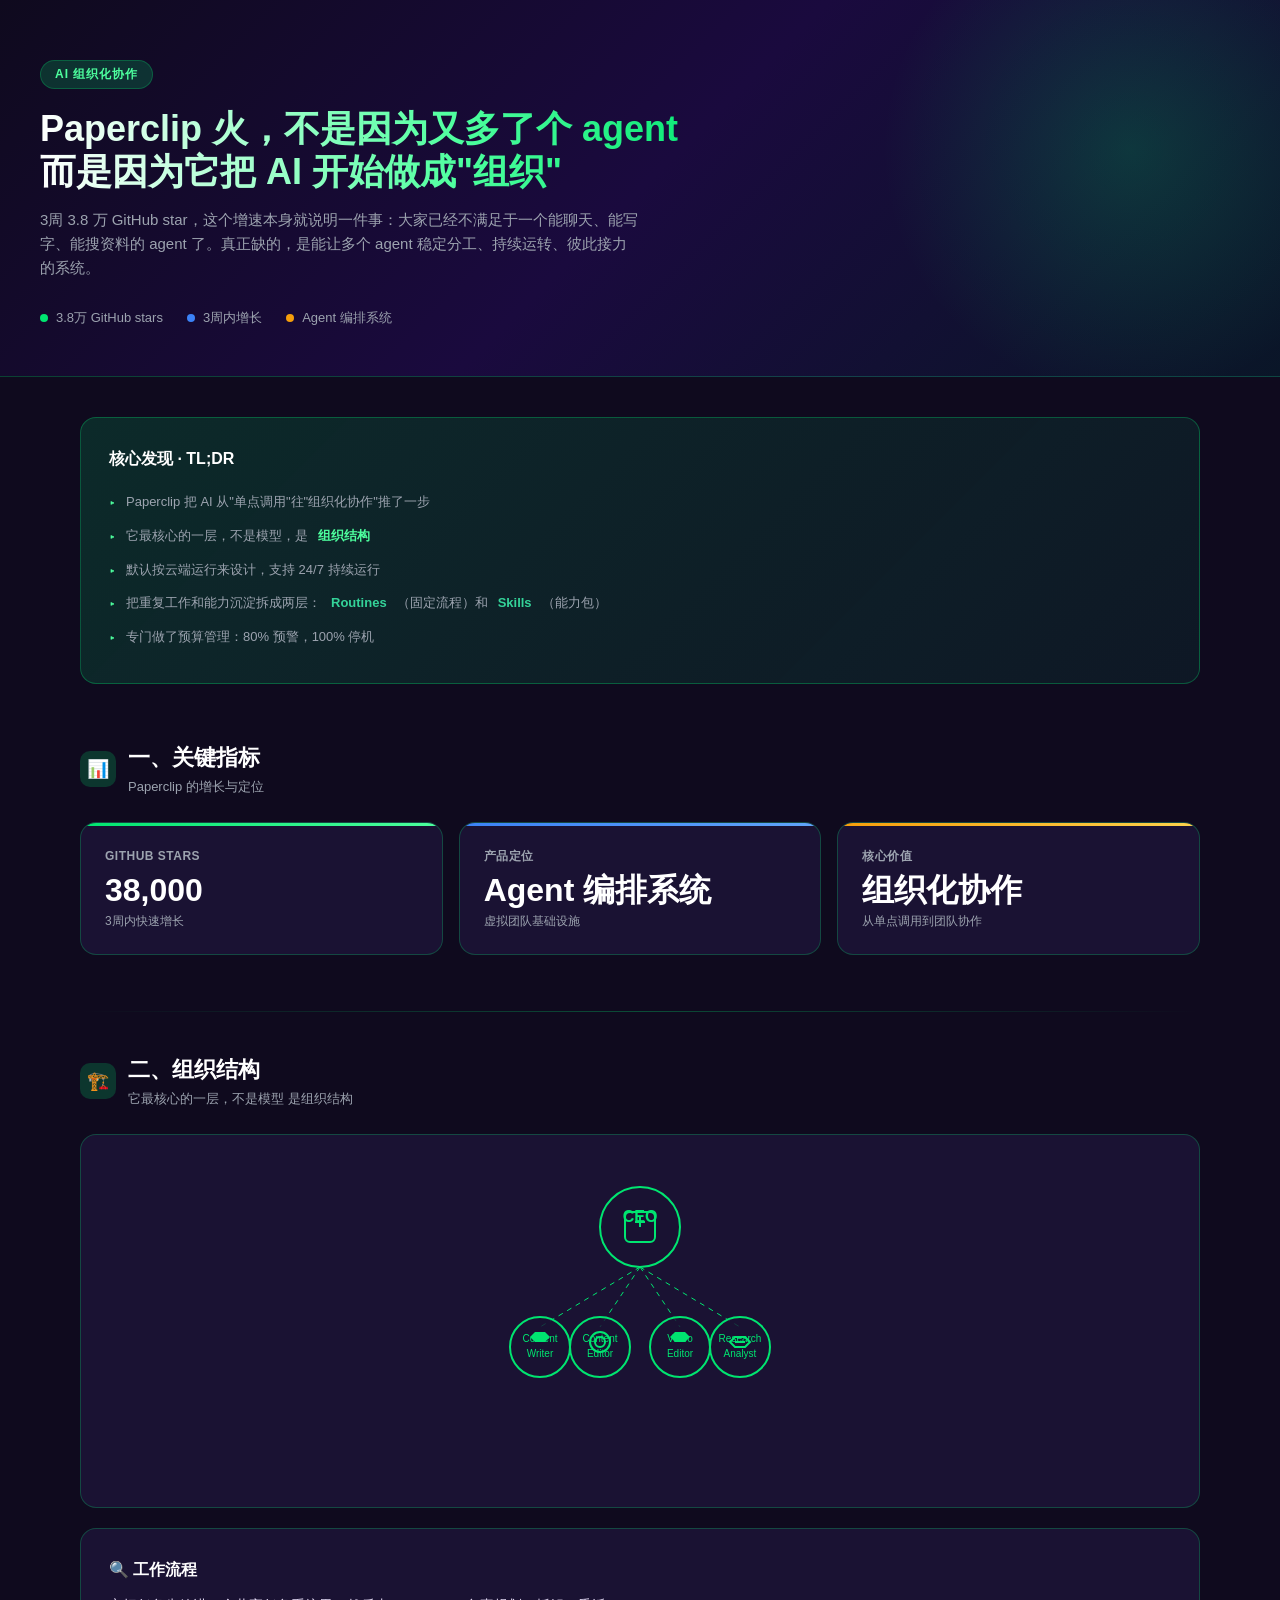
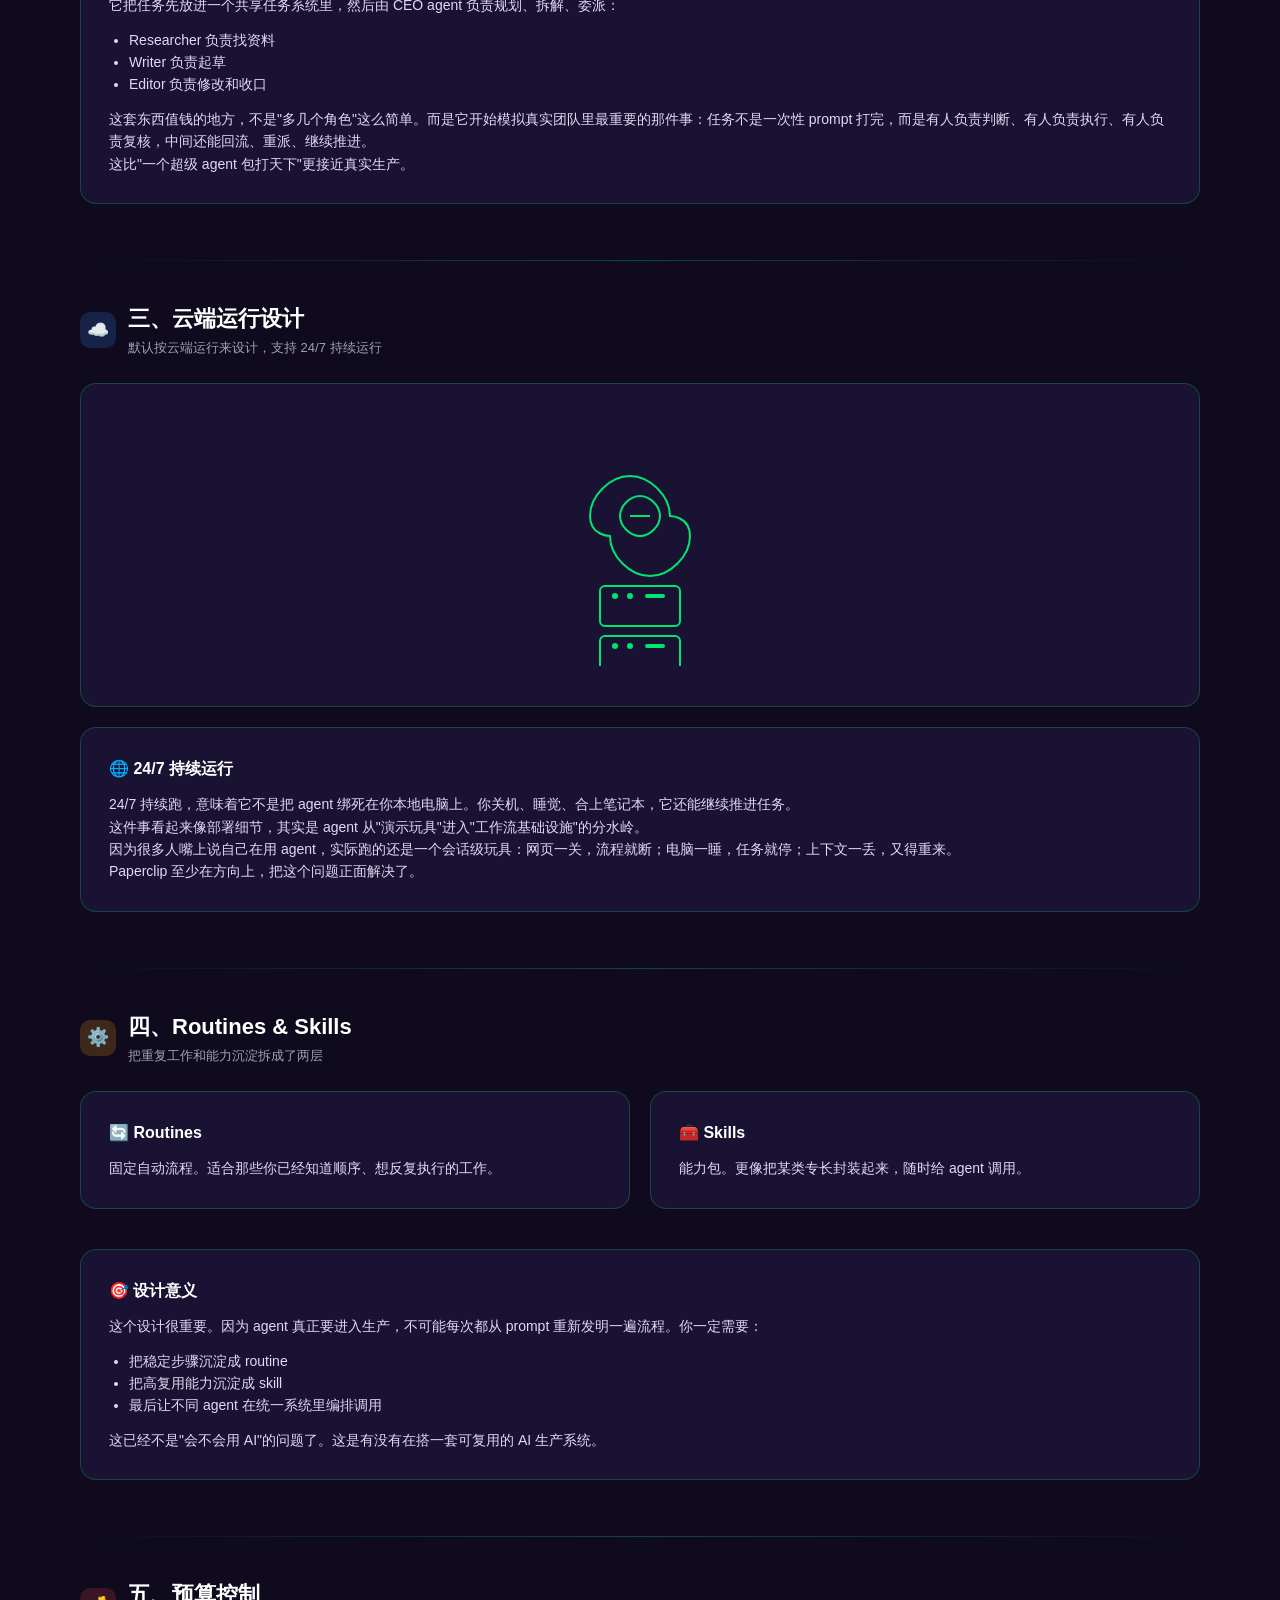
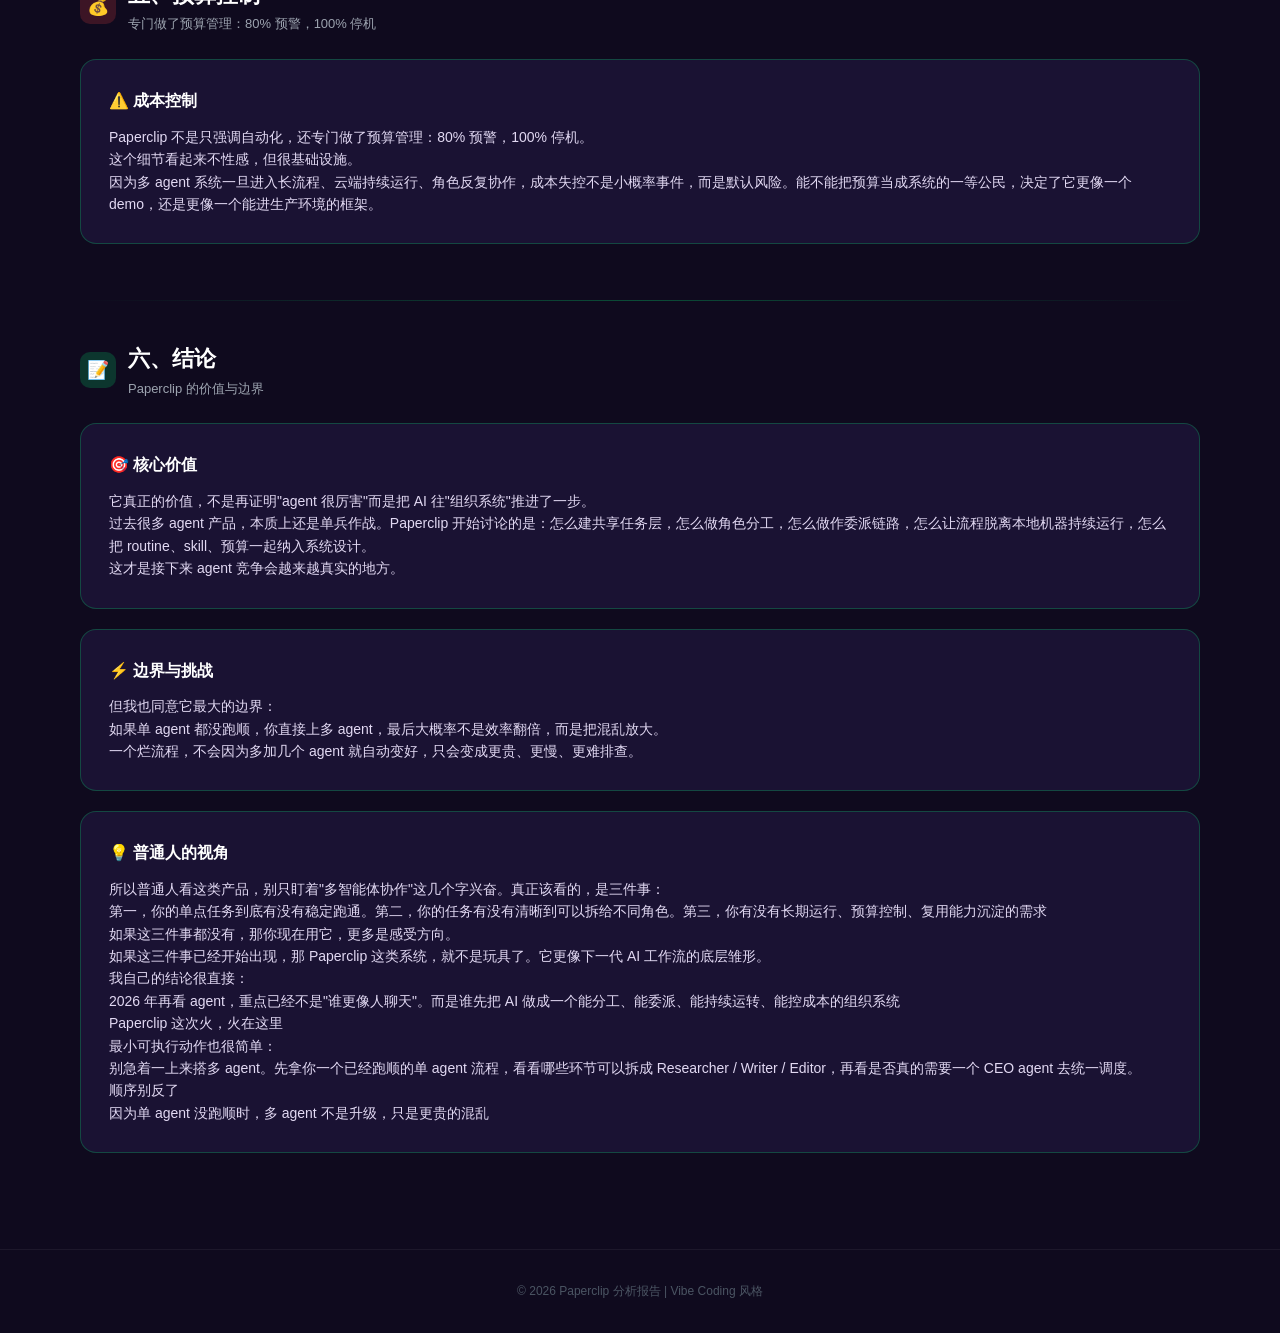
<file: paperclip-vibe-page.html>
<!DOCTYPE html>
<html lang="zh-CN">
<head>
<meta charset="UTF-8">
<meta name="viewport" content="width=device-width, initial-scale=1.0">
<title>Paperclip — AI 组织化协作的新范式</title>
<style>
  :root {
    --primary: #00E570;
    --primary-light: #4DFF9E;
    --accent: #F59E0B;
    --accent2: #10B981;
    --accent3: #EF4444;
    --dark: #0F0A1E;
    --card: #1A1233;
    --card2: #1E1640;
    --border: rgba(0,229,112,0.25);
    --text: #E2D9F3;
    --muted: #9CA3AF;
    --tag-bg: rgba(0,229,112,0.18);
  }
  * { box-sizing: border-box; margin: 0; padding: 0; }
  body {
    font-family: 'PingFang SC', 'Hiragino Sans GB', 'Microsoft YaHei', -apple-system, sans-serif;
    background: var(--dark);
    color: var(--text);
    line-height: 1.6;
    min-height: 100vh;
  }
  a { color: var(--primary-light); text-decoration: none; }

  /* ─── Header ─── */
  .hero {
    background: linear-gradient(135deg, #0F0A1E 0%, #1A0A3E 50%, #0A1628 100%);
    border-bottom: 1px solid var(--border);
    padding: 60px 40px 48px;
    position: relative;
    overflow: hidden;
  }
  .hero::before {
    content: '';
    position: absolute;
    top: -100px; right: -100px;
    width: 500px; height: 500px;
    background: radial-gradient(circle, rgba(0,229,112,0.18) 0%, transparent 70%);
    pointer-events: none;
  }
  .hero-badge {
    display: inline-block;
    background: var(--tag-bg);
    border: 1px solid var(--border);
    color: var(--primary-light);
    font-size: 12px;
    font-weight: 600;
    letter-spacing: 1px;
    padding: 4px 14px;
    border-radius: 20px;
    margin-bottom: 18px;
    text-transform: uppercase;
  }
  .hero h1 {
    font-size: 36px;
    font-weight: 800;
    line-height: 1.2;
    background: linear-gradient(90deg, #fff 0%, #4DFF9E 60%, #00E570 100%);
    -webkit-background-clip: text;
    -webkit-text-fill-color: transparent;
    background-clip: text;
    margin-bottom: 14px;
    max-width: 700px;
  }
  .hero p {
    color: var(--muted);
    font-size: 15px;
    max-width: 600px;
    margin-bottom: 28px;
  }
  .hero-meta {
    display: flex;
    gap: 24px;
    flex-wrap: wrap;
  }
  .hero-meta-item {
    display: flex;
    align-items: center;
    gap: 8px;
    font-size: 13px;
    color: #9CA3AF;
  }
  .hero-meta-item .dot {
    width: 8px; height: 8px;
    border-radius: 50%;
  }

  /* ─── Layout ─── */
  .container {
    max-width: 1200px;
    margin: 0 auto;
    padding: 40px 40px;
  }
  .section {
    margin-bottom: 56px;
  }
  .section-header {
    display: flex;
    align-items: center;
    gap: 12px;
    margin-bottom: 24px;
  }
  .section-icon {
    width: 36px; height: 36px;
    border-radius: 10px;
    display: flex; align-items: center; justify-content: center;
    font-size: 18px;
    flex-shrink: 0;
  }
  .section-title {
    font-size: 22px;
    font-weight: 700;
    color: #fff;
  }
  .section-sub {
    font-size: 13px;
    color: var(--muted);
    margin-top: 2px;
  }

  /* ─── Key Metrics ─── */
  .metrics-grid {
    display: grid;
    grid-template-columns: repeat(auto-fit, minmax(220px, 1fr));
    gap: 16px;
    margin-bottom: 32px;
  }
  .metric-card {
    background: var(--card);
    border: 1px solid var(--border);
    border-radius: 16px;
    padding: 24px;
    position: relative;
    overflow: hidden;
    transition: transform 0.2s, border-color 0.2s;
  }
  .metric-card:hover {
    transform: translateY(-2px);
    border-color: var(--primary);
  }
  .metric-card::before {
    content: '';
    position: absolute;
    top: 0; left: 0; right: 0;
    height: 3px;
  }
  .metric-card.green::before  { background: linear-gradient(90deg, #00E570, #4DFF9E); }
  .metric-card.blue::before   { background: linear-gradient(90deg, #3B82F6, #60A5FA); }
  .metric-card.amber::before  { background: linear-gradient(90deg, #F59E0B, #FCD34D); }
  .metric-label {
    font-size: 12px;
    color: var(--muted);
    letter-spacing: 0.5px;
    margin-bottom: 8px;
    text-transform: uppercase;
    font-weight: 600;
  }
  .metric-value {
    font-size: 32px;
    font-weight: 800;
    color: #fff;
    line-height: 1;
    margin-bottom: 6px;
  }
  .metric-value span {
    font-size: 16px;
    font-weight: 500;
    color: var(--muted);
  }
  .metric-desc {
    font-size: 12px;
    color: var(--muted);
    line-height: 1.5;
  }

  /* ─── Two-col layout ─── */
  .two-col {
    display: grid;
    grid-template-columns: 1fr 1fr;
    gap: 20px;
  }
  @media (max-width: 768px) {
    .two-col { grid-template-columns: 1fr; }
    .container { padding: 24px 20px; }
    .hero { padding: 40px 20px 32px; }
    .hero h1 { font-size: 26px; }
  }

  /* ─── Card ─── */
  .card {
    background: var(--card);
    border: 1px solid var(--border);
    border-radius: 16px;
    padding: 28px;
    margin-bottom: 20px;
  }
  .card-title {
    font-size: 16px;
    font-weight: 700;
    color: #fff;
    margin-bottom: 12px;
    display: flex;
    align-items: center;
    gap: 8px;
  }
  .card-content {
    font-size: 14px;
    line-height: 1.6;
  }

  /* ─── Illustration ─── */
  .illustration {
    background: var(--card);
    border: 1px solid var(--border);
    border-radius: 16px;
    padding: 32px;
    text-align: center;
    margin: 20px 0;
  }
  .illustration svg {
    width: 100%;
    max-width: 400px;
    margin: 0 auto;
  }

  /* ─── Summary Banner ─── */
  .summary-banner {
    background: linear-gradient(135deg, rgba(0,229,112,0.15) 0%, rgba(16,185,129,0.08) 100%);
    border: 1px solid rgba(0,229,112,0.3);
    border-radius: 16px;
    padding: 28px;
    margin-bottom: 32px;
  }
  .summary-banner h3 { font-size: 16px; font-weight: 700; color: #fff; margin-bottom: 14px; }
  .summary-list { list-style: none; }
  .summary-list li {
    padding: 6px 0;
    font-size: 13px;
    color: var(--muted);
    display: flex;
    align-items: flex-start;
    gap: 10px;
  }
  .summary-list li::before {
    content: '▸';
    color: var(--primary-light);
    flex-shrink: 0;
    margin-top: 1px;
  }
  .highlight-text { color: #4DFF9E; font-weight: 600; }
  .highlight-green { color: #34D399; font-weight: 600; }
  .highlight-amber { color: #FCD34D; font-weight: 600; }

  /* ─── Divider ─── */
  .divider {
    height: 1px;
    background: linear-gradient(to right, transparent, rgba(0,229,112,0.3), transparent);
    margin: 40px 0;
  }

  /* ─── Footer ─── */
  .footer {
    text-align: center;
    padding: 32px 40px;
    border-top: 1px solid rgba(255,255,255,0.06);
    font-size: 12px;
    color: #4B5563;
  }
</style>
</head>
<body>

<!-- ═══════════ HERO ═══════════ -->
<div class="hero">
  <div class="hero-badge">AI 组织化协作</div>
  <h1>Paperclip 火，不是因为又多了个 agent<br>而是因为它把 AI 开始做成"组织"</h1>
  <p>3周 3.8 万 GitHub star，这个增速本身就说明一件事：大家已经不满足于一个能聊天、能写字、能搜资料的 agent 了。真正缺的，是能让多个 agent 稳定分工、持续运转、彼此接力的系统。</p>
  <div class="hero-meta">
    <div class="hero-meta-item"><div class="dot" style="background:#00E570"></div>3.8万 GitHub stars</div>
    <div class="hero-meta-item"><div class="dot" style="background:#3B82F6"></div>3周内增长</div>
    <div class="hero-meta-item"><div class="dot" style="background:#F59E0B"></div>Agent 编排系统</div>
  </div>
</div>

<div class="container">

  <!-- ═══════════ SUMMARY ═══════════ -->
  <div class="section">
    <div class="summary-banner">
      <h3>核心发现 · TL;DR</h3>
      <ul class="summary-list">
        <li>Paperclip 把 AI 从"单点调用"往"组织化协作"推了一步</li>
        <li>它最核心的一层，不是模型，是<strong class="highlight-text">组织结构</strong></li>
        <li>默认按云端运行来设计，支持 24/7 持续运行</li>
        <li>把重复工作和能力沉淀拆成两层：<strong class="highlight-green">Routines</strong>（固定流程）和 <strong class="highlight-green">Skills</strong>（能力包）</li>
        <li>专门做了预算管理：80% 预警，100% 停机</li>
      </ul>
    </div>
  </div>

  <!-- ═══════════ SECTION 1: KEY METRICS ═══════════ -->
  <div class="section">
    <div class="section-header">
      <div class="section-icon" style="background:rgba(0,229,112,0.2);">📊</div>
      <div>
        <div class="section-title">一、关键指标</div>
        <div class="section-sub">Paperclip 的增长与定位</div>
      </div>
    </div>

    <div class="metrics-grid">
      <div class="metric-card green">
        <div class="metric-label">GitHub Stars</div>
        <div class="metric-value">38,000</div>
        <div class="metric-desc">3周内快速增长</div>
      </div>
      <div class="metric-card blue">
        <div class="metric-label">产品定位</div>
        <div class="metric-value">Agent 编排系统</div>
        <div class="metric-desc">虚拟团队基础设施</div>
      </div>
      <div class="metric-card amber">
        <div class="metric-label">核心价值</div>
        <div class="metric-value">组织化协作</div>
        <div class="metric-desc">从单点调用到团队协作</div>
      </div>
    </div>
  </div>

  <div class="divider"></div>

  <!-- ═══════════ SECTION 2: ORGANIZATION STRUCTURE ═══════════ -->
  <div class="section">
    <div class="section-header">
      <div class="section-icon" style="background:rgba(0,229,112,0.2);">🏗️</div>
      <div>
        <div class="section-title">二、组织结构</div>
        <div class="section-sub">它最核心的一层，不是模型 是组织结构</div>
      </div>
    </div>

    <div class="illustration">
      <svg viewBox="0 0 400 300" fill="none" xmlns="http://www.w3.org/2000/svg">
        <!-- CEO -->
        <circle cx="200" cy="60" r="40" stroke="#00E570" stroke-width="2" fill="rgba(26, 18, 51, 0.8)"/>
        <text x="200" y="55" text-anchor="middle" fill="#00E570" font-weight="bold">CEO</text>
        <rect x="185" y="45" width="30" height="30" rx="5" stroke="#00E570" stroke-width="2" fill="none"/>
        <line x1="195" y1="55" x2="205" y2="55" stroke="#00E570" stroke-width="2"/>
        <line x1="200" y1="50" x2="200" y2="60" stroke="#00E570" stroke-width="2"/>
        
        <!-- Lines -->
        <line x1="200" y1="100" x2="100" y2="160" stroke="#00E570" stroke-width="1" stroke-dasharray="5,5"/>
        <line x1="200" y1="100" x2="160" y2="160" stroke="#00E570" stroke-width="1" stroke-dasharray="5,5"/>
        <line x1="200" y1="100" x2="240" y2="160" stroke="#00E570" stroke-width="1" stroke-dasharray="5,5"/>
        <line x1="200" y1="100" x2="300" y2="160" stroke="#00E570" stroke-width="1" stroke-dasharray="5,5"/>
        
        <!-- Content Writer -->
        <circle cx="100" cy="180" r="30" stroke="#00E570" stroke-width="2" fill="rgba(26, 18, 51, 0.8)"/>
        <text x="100" y="175" text-anchor="middle" fill="#00E570" font-size="10">Content</text>
        <text x="100" y="190" text-anchor="middle" fill="#00E570" font-size="10">Writer</text>
        <path d="M90 170 L95 165 L105 165 L110 170 L105 175 L95 175 Z" fill="#00E570"/>
        <circle cx="100" cy="170" r="3" fill="#00E570"/>
        
        <!-- Content Editor -->
        <circle cx="160" cy="180" r="30" stroke="#00E570" stroke-width="2" fill="rgba(26, 18, 51, 0.8)"/>
        <text x="160" y="175" text-anchor="middle" fill="#00E570" font-size="10">Content</text>
        <text x="160" y="190" text-anchor="middle" fill="#00E570" font-size="10">Editor</text>
        <circle cx="160" cy="175" r="10" stroke="#00E570" stroke-width="2" fill="none"/>
        <circle cx="160" cy="175" r="5" stroke="#00E570" stroke-width="2" fill="none"/>
        
        <!-- Video Editor -->
        <circle cx="240" cy="180" r="30" stroke="#00E570" stroke-width="2" fill="rgba(26, 18, 51, 0.8)"/>
        <text x="240" y="175" text-anchor="middle" fill="#00E570" font-size="10">Video</text>
        <text x="240" y="190" text-anchor="middle" fill="#00E570" font-size="10">Editor</text>
        <path d="M230 170 L235 165 L245 165 L250 170 L245 175 L235 175 Z" fill="#00E570"/>
        <circle cx="240" cy="170" r="3" fill="#00E570"/>
        
        <!-- Research Analyst -->
        <circle cx="300" cy="180" r="30" stroke="#00E570" stroke-width="2" fill="rgba(26, 18, 51, 0.8)"/>
        <text x="300" y="175" text-anchor="middle" fill="#00E570" font-size="10">Research</text>
        <text x="300" y="190" text-anchor="middle" fill="#00E570" font-size="10">Analyst</text>
        <path d="M290 175 L295 170 L305 170 L310 175 L305 180 L295 180 Z" fill="none" stroke="#00E570" stroke-width="2"/>
        <line x1="295" y1="175" x2="305" y2="175" stroke="#00E570" stroke-width="2"/>
      </svg>
    </div>

    <div class="card">
      <div class="card-title">🔍 工作流程</div>
      <div class="card-content">
        <p>它把任务先放进一个共享任务系统里，然后由 CEO agent 负责规划、拆解、委派：</p>
        <ul style="margin: 12px 0; padding-left: 20px;">
          <li>Researcher 负责找资料</li>
          <li>Writer 负责起草</li>
          <li>Editor 负责修改和收口</li>
        </ul>
        <p>这套东西值钱的地方，不是"多几个角色"这么简单。而是它开始模拟真实团队里最重要的那件事：任务不是一次性 prompt 打完，而是有人负责判断、有人负责执行、有人负责复核，中间还能回流、重派、继续推进。</p>
        <p>这比"一个超级 agent 包打天下"更接近真实生产。</p>
      </div>
    </div>
  </div>

  <div class="divider"></div>

  <!-- ═══════════ SECTION 3: CLOUD NATIVE ═══════════ -->
  <div class="section">
    <div class="section-header">
      <div class="section-icon" style="background:rgba(59,130,246,0.2);">☁️</div>
      <div>
        <div class="section-title">三、云端运行设计</div>
        <div class="section-sub">默认按云端运行来设计，支持 24/7 持续运行</div>
      </div>
    </div>

    <div class="illustration">
      <svg viewBox="0 0 400 250" fill="none" xmlns="http://www.w3.org/2000/svg">
        <!-- Cloud -->
        <path d="M150 100 C150 80 170 60 190 60 C210 60 230 80 230 100 C230 100 250 100 250 120 C250 140 230 160 210 160 C190 160 170 140 170 120 C170 120 150 120 150 100 Z" stroke="#00E570" stroke-width="2" fill="rgba(26, 18, 51, 0.8)"/>
        
        <!-- Paperclip -->
        <path d="M200 80 C190 80 180 90 180 100 C180 110 190 120 200 120 C210 120 220 110 220 100 C220 90 210 80 200 80 Z" stroke="#00E570" stroke-width="2" fill="none"/>
        <path d="M190 100 L210 100" stroke="#00E570" stroke-width="2"/>
        
        <!-- Server 1 -->
        <rect x="160" y="170" width="80" height="40" rx="5" stroke="#00E570" stroke-width="2" fill="rgba(26, 18, 51, 0.8)"/>
        <circle cx="175" cy="180" r="3" fill="#00E570"/>
        <circle cx="190" cy="180" r="3" fill="#00E570"/>
        <rect x="205" y="178" width="20" height="4" rx="2" fill="#00E570"/>
        
        <!-- Server 2 -->
        <rect x="160" y="220" width="80" height="40" rx="5" stroke="#00E570" stroke-width="2" fill="rgba(26, 18, 51, 0.8)"/>
        <circle cx="175" cy="230" r="3" fill="#00E570"/>
        <circle cx="190" cy="230" r="3" fill="#00E570"/>
        <rect x="205" y="228" width="20" height="4" rx="2" fill="#00E570"/>
        
        <!-- VPS Text -->
        <text x="200" y="270" text-anchor="middle" fill="#00E570" font-weight="bold">VPS</text>
      </svg>
    </div>

    <div class="card">
      <div class="card-title">🌐 24/7 持续运行</div>
      <div class="card-content">
        <p>24/7 持续跑，意味着它不是把 agent 绑死在你本地电脑上。你关机、睡觉、合上笔记本，它还能继续推进任务。</p>
        <p>这件事看起来像部署细节，其实是 agent 从"演示玩具"进入"工作流基础设施"的分水岭。</p>
        <p>因为很多人嘴上说自己在用 agent，实际跑的还是一个会话级玩具：网页一关，流程就断；电脑一睡，任务就停；上下文一丢，又得重来。</p>
        <p>Paperclip 至少在方向上，把这个问题正面解决了。</p>
      </div>
    </div>
  </div>

  <div class="divider"></div>

  <!-- ═══════════ SECTION 4: ROUTINES & SKILLS ═══════════ -->
  <div class="section">
    <div class="section-header">
      <div class="section-icon" style="background:rgba(245,158,11,0.2);">⚙️</div>
      <div>
        <div class="section-title">四、Routines & Skills</div>
        <div class="section-sub">把重复工作和能力沉淀拆成了两层</div>
      </div>
    </div>

    <div class="two-col">
      <div class="card">
        <div class="card-title">🔄 Routines</div>
        <div class="card-content">
          <p>固定自动流程。适合那些你已经知道顺序、想反复执行的工作。</p>
        </div>
      </div>
      <div class="card">
        <div class="card-title">🧰 Skills</div>
        <div class="card-content">
          <p>能力包。更像把某类专长封装起来，随时给 agent 调用。</p>
        </div>
      </div>
    </div>

    <div class="card" style="margin-top: 20px;">
      <div class="card-title">🎯 设计意义</div>
      <div class="card-content">
        <p>这个设计很重要。因为 agent 真正要进入生产，不可能每次都从 prompt 重新发明一遍流程。你一定需要：</p>
        <ul style="margin: 12px 0; padding-left: 20px;">
          <li>把稳定步骤沉淀成 routine</li>
          <li>把高复用能力沉淀成 skill</li>
          <li>最后让不同 agent 在统一系统里编排调用</li>
        </ul>
        <p>这已经不是"会不会用 AI"的问题了。这是有没有在搭一套可复用的 AI 生产系统。</p>
      </div>
    </div>
  </div>

  <div class="divider"></div>

  <!-- ═══════════ SECTION 5: BUDGET CONTROL ═══════════ -->
  <div class="section">
    <div class="section-header">
      <div class="section-icon" style="background:rgba(239,68,68,0.2);">💰</div>
      <div>
        <div class="section-title">五、预算控制</div>
        <div class="section-sub">专门做了预算管理：80% 预警，100% 停机</div>
      </div>
    </div>

    <div class="card">
      <div class="card-title">⚠️ 成本控制</div>
      <div class="card-content">
        <p>Paperclip 不是只强调自动化，还专门做了预算管理：80% 预警，100% 停机。</p>
        <p>这个细节看起来不性感，但很基础设施。</p>
        <p>因为多 agent 系统一旦进入长流程、云端持续运行、角色反复协作，成本失控不是小概率事件，而是默认风险。能不能把预算当成系统的一等公民，决定了它更像一个 demo，还是更像一个能进生产环境的框架。</p>
      </div>
    </div>
  </div>

  <div class="divider"></div>

  <!-- ═══════════ SECTION 6: CONCLUSION ═══════════ -->
  <div class="section">
    <div class="section-header">
      <div class="section-icon" style="background:rgba(0,229,112,0.2);">📝</div>
      <div>
        <div class="section-title">六、结论</div>
        <div class="section-sub">Paperclip 的价值与边界</div>
      </div>
    </div>

    <div class="card">
      <div class="card-title">🎯 核心价值</div>
      <div class="card-content">
        <p>它真正的价值，不是再证明"agent 很厉害"而是把 AI 往"组织系统"推进了一步。</p>
        <p>过去很多 agent 产品，本质上还是单兵作战。Paperclip 开始讨论的是：怎么建共享任务层，怎么做角色分工，怎么做作委派链路，怎么让流程脱离本地机器持续运行，怎么把 routine、skill、预算一起纳入系统设计。</p>
        <p>这才是接下来 agent 竞争会越来越真实的地方。</p>
      </div>
    </div>

    <div class="card" style="margin-top: 20px;">
      <div class="card-title">⚡ 边界与挑战</div>
      <div class="card-content">
        <p>但我也同意它最大的边界：</p>
        <p>如果单 agent 都没跑顺，你直接上多 agent，最后大概率不是效率翻倍，而是把混乱放大。</p>
        <p>一个烂流程，不会因为多加几个 agent 就自动变好，只会变成更贵、更慢、更难排查。</p>
      </div>
    </div>

    <div class="card" style="margin-top: 20px;">
      <div class="card-title">💡 普通人的视角</div>
      <div class="card-content">
        <p>所以普通人看这类产品，别只盯着"多智能体协作"这几个字兴奋。真正该看的，是三件事：</p>
        <p>第一，你的单点任务到底有没有稳定跑通。第二，你的任务有没有清晰到可以拆给不同角色。第三，你有没有长期运行、预算控制、复用能力沉淀的需求</p>
        <p>如果这三件事都没有，那你现在用它，更多是感受方向。</p>
        <p>如果这三件事已经开始出现，那 Paperclip 这类系统，就不是玩具了。它更像下一代 AI 工作流的底层雏形。</p>
        <p>我自己的结论很直接：</p>
        <p>2026 年再看 agent，重点已经不是"谁更像人聊天"。而是谁先把 AI 做成一个能分工、能委派、能持续运转、能控成本的组织系统</p>
        <p>Paperclip 这次火，火在这里</p>
        <p>最小可执行动作也很简单：</p>
        <p>别急着一上来搭多 agent。先拿你一个已经跑顺的单 agent 流程，看看哪些环节可以拆成 Researcher / Writer / Editor，再看是否真的需要一个 CEO agent 去统一调度。</p>
        <p>顺序别反了</p>
        <p>因为单 agent 没跑顺时，多 agent 不是升级，只是更贵的混乱</p>
      </div>
    </div>
  </div>

</div>

<div class="footer">
  <p>© 2026 Paperclip 分析报告 | Vibe Coding 风格</p>
</div>

</body>
</html>
</file>
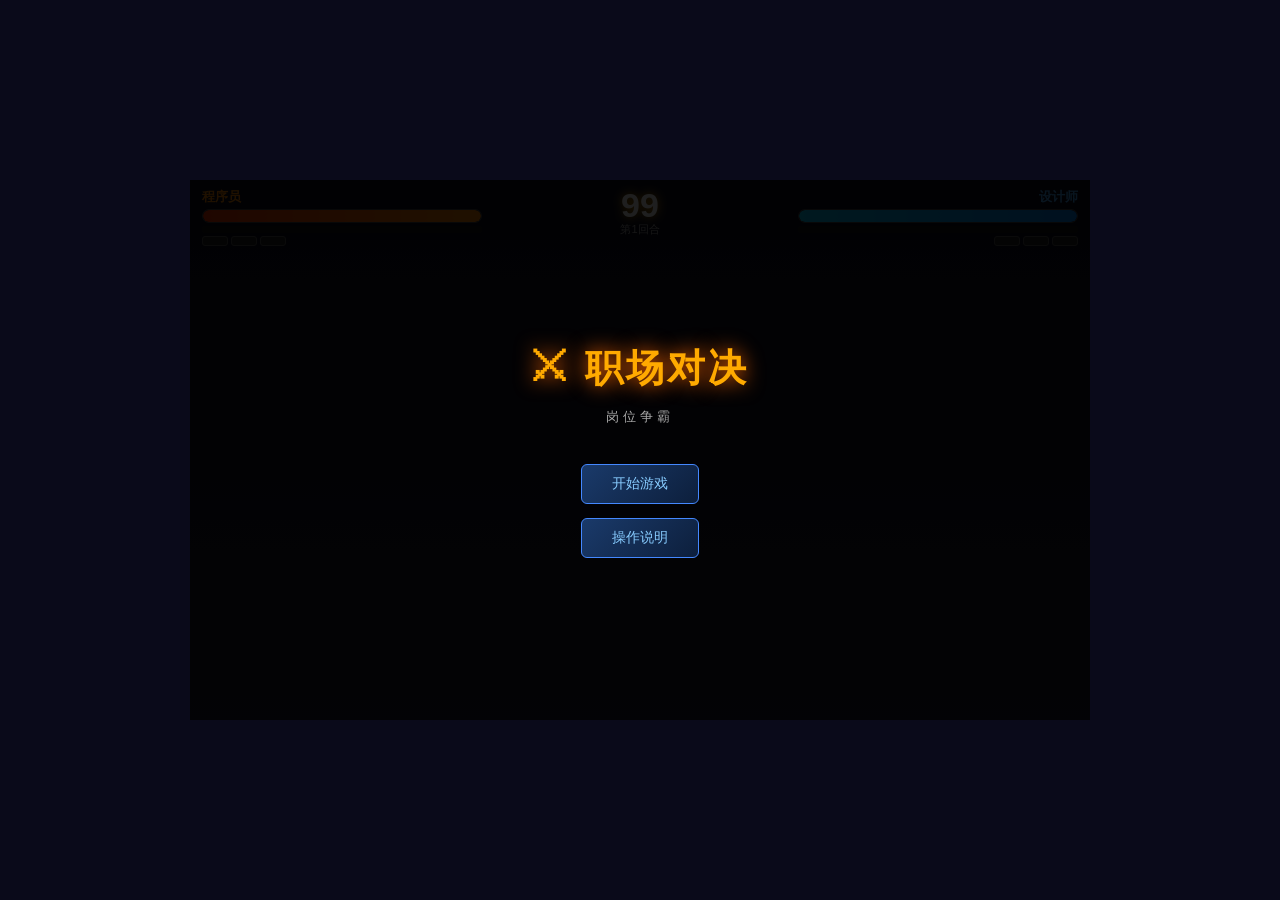
<file: workplace-battle.html>
<!DOCTYPE html>
<html lang="zh-CN">
<head>
<meta charset="UTF-8">
<title>职场对决：岗位争霸</title>
<style>
*{margin:0;padding:0;box-sizing:border-box;}
body{background:#0a0a1a;display:flex;align-items:center;justify-content:center;min-height:100vh;font-family:'Microsoft YaHei',sans-serif;overflow:hidden;}
#gc{position:relative;width:900px;height:540px;}
canvas{display:block;}
#ui{position:absolute;top:0;left:0;width:100%;pointer-events:none;z-index:10;}
.hud{display:flex;justify-content:space-between;align-items:flex-start;padding:8px 12px;}
.phud{display:flex;flex-direction:column;gap:3px;width:280px;}
.phud.r{align-items:flex-end;}
.pname{font-size:13px;font-weight:bold;color:#fff;}
.bar-bg{width:100%;height:14px;background:#222;border-radius:7px;overflow:hidden;border:1px solid #444;}
.hp-fill{height:100%;background:linear-gradient(90deg,#ff3300,#ff8800);border-radius:7px;transition:width .1s;}
.hp-fill.r{background:linear-gradient(270deg,#0088ff,#00ccff);float:right;}
.sp-bg{width:100%;height:7px;background:#111;border-radius:4px;overflow:hidden;}
.sp-fill{height:100%;background:linear-gradient(90deg,#ffaa00,#ffff00);transition:width .1s;}
.ecells{display:flex;gap:3px;}
.ecells.r{flex-direction:row-reverse;}
.ec{width:26px;height:10px;background:#222;border:1px solid #555;border-radius:3px;transition:background .2s;}
.ec.on{background:linear-gradient(90deg,#ff6600,#ffdd00);box-shadow:0 0 5px #ffaa00;}
.tc{display:flex;flex-direction:column;align-items:center;min-width:80px;}
#tmr{color:#fff;font-size:34px;font-weight:bold;text-shadow:0 0 10px #ffaa00;line-height:1;}
.ri{color:#aaa;font-size:11px;}
#ov{position:absolute;top:0;left:0;width:100%;height:100%;display:flex;align-items:center;justify-content:center;background:rgba(0,0,0,.88);z-index:100;}
.sc{display:none;flex-direction:column;align-items:center;gap:14px;width:100%;}
.sc.on{display:flex;}
h1{font-size:38px;color:#ffaa00;text-shadow:0 0 20px #ff6600;letter-spacing:3px;}
h2{color:#fff;font-size:22px;}
.btn{padding:10px 30px;background:linear-gradient(135deg,#1a3a6a,#0d1f3c);border:1px solid #4488ff;color:#88ccff;font-size:14px;border-radius:6px;cursor:pointer;transition:all .2s;font-family:inherit;}
.btn:hover{background:linear-gradient(135deg,#2a5aaa,#1a3a6a);color:#fff;box-shadow:0 0 12px #4488ff55;}
.ccs{display:flex;gap:16px;flex-wrap:wrap;justify-content:center;}
.cc{width:110px;padding:10px;background:#111;border:2px solid #333;border-radius:8px;cursor:pointer;text-align:center;transition:all .2s;}
.cc:hover,.cc.s{border-color:#ffaa00;box-shadow:0 0 12px #ffaa0055;}
.cc .ic{font-size:38px;}
.cc .cn{color:#fff;font-size:12px;font-weight:bold;margin-top:4px;}
.cc .cd{color:#777;font-size:10px;margin-top:2px;white-space:pre-line;line-height:1.4;}
.scs{display:flex;gap:14px;flex-wrap:wrap;justify-content:center;}
.stc{width:130px;padding:10px;background:#111;border:2px solid #333;border-radius:8px;cursor:pointer;text-align:center;transition:all .2s;}
.stc:hover,.stc.s{border-color:#44aaff;box-shadow:0 0 10px #44aaff55;}
.stc .stn{color:#fff;font-size:12px;font-weight:bold;margin-top:6px;}
.psel{display:flex;align-items:flex-start;gap:32px;}
.ps{display:flex;flex-direction:column;align-items:center;gap:8px;}
.pslb{color:#aaa;font-size:12px;}
.vs{color:#ff4444;font-size:28px;font-weight:bold;text-shadow:0 0 12px #ff4444;}
#ann{position:absolute;top:50%;left:50%;transform:translate(-50%,-50%);font-size:58px;font-weight:bold;color:#ffaa00;text-shadow:0 0 30px #ff6600;pointer-events:none;opacity:0;z-index:50;white-space:nowrap;}
#rann{position:absolute;top:35%;left:50%;transform:translate(-50%,-50%);font-size:42px;font-weight:bold;color:#fff;text-shadow:0 0 20px #fff;pointer-events:none;opacity:0;z-index:50;white-space:nowrap;}
#sa1{position:absolute;bottom:70px;left:16px;color:#ff8800;font-size:13px;font-weight:bold;pointer-events:none;opacity:0;z-index:40;}
#sa2{position:absolute;bottom:70px;right:16px;color:#44aaff;font-size:13px;font-weight:bold;pointer-events:none;opacity:0;z-index:40;text-align:right;}
.hint{color:#555;font-size:11px;line-height:1.9;}
.hint span{color:#999;}
</style>
</head>
<body>
<div id="gc">
<canvas id="c" width="900" height="540"></canvas>
<div id="ui">
  <div class="hud">
    <div class="phud" id="p1h">
      <div class="pname" id="p1nm" style="color:#ff8800"></div>
      <div class="bar-bg"><div class="hp-fill" id="p1hp" style="width:100%"></div></div>
      <div class="sp-bg"><div class="sp-fill" id="p1sp" style="width:0%"></div></div>
      <div class="ecells" id="p1ec">
        <div class="ec" id="p1e0"></div><div class="ec" id="p1e1"></div><div class="ec" id="p1e2"></div>
      </div>
    </div>
    <div class="tc"><div id="tmr">99</div><div class="ri" id="ri">第1回合</div></div>
    <div class="phud r" id="p2h">
      <div class="pname" id="p2nm" style="color:#44aaff;text-align:right"></div>
      <div class="bar-bg"><div class="hp-fill r" id="p2hp" style="width:100%"></div></div>
      <div class="sp-bg"><div class="sp-fill" id="p2sp" style="width:0%;margin-left:auto"></div></div>
      <div class="ecells r" id="p2ec">
        <div class="ec" id="p2e0"></div><div class="ec" id="p2e1"></div><div class="ec" id="p2e2"></div>
      </div>
    </div>
  </div>
</div>
<div id="ann"></div>
<div id="rann"></div>
<div id="sa1"></div>
<div id="sa2"></div>
<div id="ov">
  <div class="sc on" id="smain">
    <h1>⚔ 职场对决</h1>
    <div style="color:#aaa;letter-spacing:4px;font-size:13px;">岗位争霸</div>
    <div style="height:10px"></div>
    <button class="btn" onclick="show('smode')">开始游戏</button>
    <button class="btn" onclick="show('show2p')">操作说明</button>
  </div>
  <div class="sc" id="smode">
    <h2>选择模式</h2>
    <button class="btn" onclick="setMode('pvp');show('schar')">👥 双人对战</button>
    <button class="btn" onclick="setMode('pve');show('schar')">🤖 单人 vs AI</button>
    <button class="btn" onclick="setMode('survival');show('schar')">⚔ 生存挑战（vs年终BOSS）</button>
    <button class="btn" onclick="show('smain')">← 返回</button>
  </div>
  <div class="sc" id="schar">
    <h2>选择角色</h2>
    <div class="psel">
      <div class="ps">
        <div class="pslb" id="lb1">玩家1 (WASD+JKL)</div>
        <div class="ccs" id="p1cc"></div>
      </div>
      <div class="vs">VS</div>
      <div class="ps">
        <div class="pslb" id="lb2">玩家2 (方向键+数字)</div>
        <div class="ccs" id="p2cc"></div>
      </div>
    </div>
    <button class="btn" onclick="show('sstage')">确认 →</button>
    <button class="btn" onclick="show('smode')">← 返回</button>
  </div>
  <div class="sc" id="sstage">
    <h2>选择场景</h2>
    <div class="scs" id="stcards"></div>
    <button class="btn" onclick="startGame()">开战！⚡</button>
    <button class="btn" onclick="show('schar')">← 返回</button>
  </div>
  <div class="sc" id="show2p">
    <h2>操作说明</h2>
    <div style="display:flex;gap:40px;align-items:flex-start;">
      <div class="hint">
        <div style="color:#ff8800;font-weight:bold;margin-bottom:6px;">玩家1</div>
        <div><span>A/D</span> 左右移动</div>
        <div><span>W</span> 跳跃 &nbsp;<span>S</span> 下蹲</div>
        <div><span>S+A/D</span> 闪避（无敌帧）</div>
        <div><span>J</span> 普攻 &nbsp;<span>K</span> 踢击</div>
        <div><span>J+J+J</span> 三段连击</div>
        <div><span>U</span> 技能1 &nbsp;<span>I</span> 技能2 &nbsp;<span>O</span> 技能3</div>
        <div><span>J+K</span> 觉醒大招（需3格能量）</div>
        <div><span>T</span> 角色专属瞬移（3秒冷却）</div>
      </div>
      <div class="hint">
        <div style="color:#44aaff;font-weight:bold;margin-bottom:6px;">玩家2</div>
        <div><span>←/→</span> 左右移动</div>
        <div><span>↑</span> 跳跃 &nbsp;<span>↓</span> 下蹲</div>
        <div><span>↓+←/→</span> 闪避（无敌帧）</div>
        <div><span>数字1</span> 普攻 &nbsp;<span>数字2</span> 踢击</div>
        <div><span>1+1+1</span> 三段连击</div>
        <div><span>4</span> 技能1 &nbsp;<span>5</span> 技能2 &nbsp;<span>6</span> 技能3</div>
        <div><span>1+2</span> 觉醒大招（需3格能量）</div>
        <div><span>数字7</span> 角色专属瞬移（3秒冷却）</div>
        <div style="margin-top:6px;color:#ffaa44;">克制关系：经理克销售→设计师克程序员→程序员克经理→销售克设计师</div>
      </div>
    </div>
    <button class="btn" onclick="show('smain')">← 返回</button>
  </div>
  <div class="sc" id="sover">
    <h2 id="wtxt">玩家1 获胜！</h2>
    <div id="wic" style="font-size:56px;margin:8px 0;"></div>
    <div id="wsub" style="color:#aaa;font-size:13px;"></div>
    <button class="btn" onclick="restartRound()">再战一局</button>
    <button class="btn" onclick="show('smain')">返回主菜单</button>
  </div>
</div>
</div>

<script>
const cv=document.getElementById('c'),ctx=cv.getContext('2d');
const W=900,H=540;

const AC=new(window.AudioContext||window.webkitAudioContext)();
function beep(freq,dur,vol,type){
  vol=vol||0.3;type=type||'square';
  try{const o=AC.createOscillator(),g=AC.createGain();
    o.connect(g);g.connect(AC.destination);o.frequency.value=freq;o.type=type;
    g.gain.setValueAtTime(vol,AC.currentTime);
    g.gain.exponentialRampToValueAtTime(0.001,AC.currentTime+dur);
    o.start();o.stop(AC.currentTime+dur);}catch(e){}
}
const SFX={
  hit:function(){beep(180,0.08,0.25,'sawtooth');},
  hitH:function(){beep(100,0.15,0.35,'sawtooth');},
  jump:function(){beep(320,0.1,0.15,'sine');setTimeout(function(){beep(420,0.08,0.1,'sine');},40);},
  dodge:function(){beep(600,0.06,0.15,'sine');setTimeout(function(){beep(800,0.05,0.1,'sine');},30);},
  skill:function(){beep(440,0.05,0.2,'square');setTimeout(function(){beep(660,0.12,0.2,'square');},60);},
  proj:function(){beep(520,0.06,0.15,'sawtooth');},
  awaken:function(){var fs=[200,300,450,600,800];fs.forEach(function(f,i){setTimeout(function(){beep(f,0.15,0.3,'sawtooth');},i*60);});},
  block:function(){beep(260,0.1,0.3,'square');},
  kbd:function(){beep(800+Math.random()*400,0.04,0.1,'square');},
  win:function(){var fs=[523,659,784,1047];fs.forEach(function(f,i){setTimeout(function(){beep(f,0.2,0.25,'sine');},i*120);});},
};
// ===== BGM =====
let _bgmOn=false,_bgmTid=null;
const _BN=[110,110,130,110,146,110,130,98];// bass
const _MN=[440,0,523,0,587,523,0,494];// melody
const _BEAT=500;// ms per beat (120bpm)
function beepNoise(vol){
  try{const buf=AC.createBuffer(1,AC.sampleRate*0.05,AC.sampleRate);
    const d=buf.getChannelData(0);for(let i=0;i<d.length;i++)d[i]=(Math.random()*2-1);
    const src=AC.createBufferSource(),g=AC.createGain();
    src.buffer=buf;src.connect(g);g.connect(AC.destination);
    g.gain.setValueAtTime(vol,AC.currentTime);
    g.gain.exponentialRampToValueAtTime(0.001,AC.currentTime+0.05);
    src.start();}catch(e){}
}
function _bgmLoop(){
  if(!_bgmOn)return;
  _BN.forEach(function(n,i){if(n)setTimeout(function(){if(_bgmOn)beep(n,0.16,0.1,'triangle');},i*_BEAT);});
  _MN.forEach(function(n,i){if(n)setTimeout(function(){if(_bgmOn)beep(n,0.1,0.05,'sine');},i*_BEAT+_BEAT*0.5);});
  [0,2,4,6].forEach(function(i){setTimeout(function(){if(_bgmOn)beepNoise(0.04);},i*_BEAT+_BEAT*0.25);});
  _bgmTid=setTimeout(_bgmLoop,_BN.length*_BEAT);
}
function startBGM(){if(_bgmOn)return;_bgmOn=true;try{AC.resume();}catch(e){}setTimeout(_bgmLoop,300);}
function stopBGM(){_bgmOn=false;if(_bgmTid)clearTimeout(_bgmTid);_bgmTid=null;}

// ===== 角色数据 =====
const CHARS=[
  // def=防御系数 crit=暴击率 atk3=第3技能
  {id:'prog',name:'程序员',icon:'👨‍💻',color:'#00ff88',hp:900,sp:5.2,jp:14,wt:1,def:0.75,crit:0.1,
   ndmg:18,atk:[{name:'代码暴雨',cd:180,type:'rain',col:'#00ff88',cost:20},
               {name:'BUG陷阱',cd:240,type:'trap',col:'#ff4400',cost:25},
               {name:'系统崩溃',cd:200,type:'wave',col:'#00aaff',cost:20}],
   aw:{name:'黑客模式',type:'dash',col:'#00ff00',dmg:85},
   weakness:'dsn',tip:'低防御·需灵活走位'},
  {id:'dsn',name:'设计师',icon:'👩‍🎨',color:'#ff44ff',hp:850,sp:4.8,jp:13,wt:1,def:0.8,crit:0.12,
   ndmg:14,atk:[{name:'PS幻影',cd:200,type:'clone',col:'#ff44ff',cost:20},
               {name:'配色冲击',cd:180,type:'stun',col:'#ffff00',cost:20},
               {name:'画笔飞旋',cd:220,type:'spin',col:'#ff88ff',cost:25}],
   aw:{name:'创意暴走',type:'fullscreen',col:'#ff00ff',dmg:90},
   weakness:'sale',tip:'近战弱·依赖远程控制'},
  {id:'mgr',name:'项目经理',icon:'👔',color:'#4488ff',hp:1100,sp:4.2,jp:12,wt:1.1,def:1.2,crit:0.05,
   ndmg:16,atk:[{name:'进度报表',cd:200,type:'shield',col:'#4488ff',cost:20},
               {name:'资源调度',cd:220,type:'summon',col:'#88aaff',cost:25},
               {name:'绩效压制',cd:200,type:'slow',col:'#2266dd',cost:20}],
   aw:{name:'终极会议',type:'debuff_rain',col:'#0044ff',dmg:70},
   weakness:'prog',tip:'高防·输出低·策略消耗'},
  {id:'sale',name:'销售专员',icon:'💼',color:'#ffaa00',hp:950,sp:5.0,jp:13,wt:1,def:0.95,crit:0.18,
   ndmg:20,atk:[{name:'甜言蜜语',cd:200,type:'debuff',col:'#ffdd00',cost:20},
               {name:'合同束缚',cd:260,type:'bind',col:'#ff8800',cost:25},
               {name:'话术连击',cd:220,type:'rapid',col:'#ffcc00',cost:20}],
   aw:{name:'业绩爆发',type:'burst',col:'#ffaa00',dmg:100},
   weakness:'mgr',tip:'高暴击·冷却较长'},
];
// 克制矩阵: COUNTER[攻击方id][防守方id] = 伤害倍率
const COUNTER={
  prog:{mgr:1.2,prog:1,dsn:0.9,sale:1.0},
  dsn: {prog:1.2,dsn:1,sale:0.9,mgr:1.0},
  mgr: {sale:1.25,mgr:1,prog:0.85,dsn:1.0},
  sale:{dsn:1.2,sale:1,mgr:0.8,prog:1.0},
};
const STAGES=[
  {id:'office',name:'开放式办公区',bg:'#1a2a18',fl:'#2a3a22',acc:'#3a5a2a',
   bonus:{id:'sale',stat:'speed',mult:1.15,tip:'销售在此处移速+15%'}},
  {id:'meeting',name:'会议室',bg:'#1a1a2e',fl:'#22223a',acc:'#3a3a5a',
   bonus:{id:'mgr',stat:'def',mult:1.2,tip:'经理在会议室防御+20%'}},
  {id:'server',name:'服务器机房',bg:'#0a1520',fl:'#122030',acc:'#1a3a5a',
   bonus:{id:'prog',stat:'energy',mult:1.6,tip:'程序员在机房能量回复+60%'}},
];

// ===== 状态 =====
let mode='pvp',ci1=0,ci2=1,si=0;
let p1,p2,projs,traps,efx,gameOn=false;
let gTimer=99,timerInt=null,round=1,p1w=0,p2w=0;
const keys={},jp={};
document.addEventListener('keydown',e=>{if(!keys[e.code])jp[e.code]=true;keys[e.code]=true;if(['ArrowUp','ArrowDown','ArrowLeft','ArrowRight'].includes(e.code))e.preventDefault();});
document.addEventListener('keyup',e=>{keys[e.code]=false;});

// ===== 地面/平台 =====
const GY=H-60;
const PLATS=[
  {x:0,y:GY,w:W,h:60},
  {x:190,y:GY-120,w:160,h:14},
  {x:555,y:GY-120,w:160,h:14},
  {x:365,y:GY-205,w:170,h:14},
];

// ===== Fighter类 =====
class Fighter{
  constructor(ci,x,fac,pn){
    const c=CHARS[ci];this.ci=ci;this.c=c;this.pn=pn;
    this.x=x;this.y=GY-90;this.vx=0;this.vy=0;this.fac=fac;
    this.w=50;this.h=78;
    this.hp=c.hp;this.mhp=c.hp;
    this.msp=100;this.msp2=100;// sp=技能点
    this.spv=0; // 当前技能点
    this.en=0; // 觉醒能量0-3
    this.ground=false;this.state='idle';this.stTimer=0;
    this.cds=[0,0,0];this.inv=0;this.stun=0;this.slow=0;
    this.awaken=false;this.awTimer=0;
    this.combo=0;this.cTimer=0;
    this.jkTimer=0;this.shield=false;this.shieldTimer=0;
    this.debuff=false;this.debuffTimer=0;
    this.clone=null;this.cloneTimer=0;
    this.animFrame=0;this.animTimer=0;
    this.hits=[];
    this.dodging=false;this.dodgeTimer=0;this.dodgeCool=0;
    this.critBoost=0;
    this.stageDefBonus=1;this.stageSpeedBonus=1;this.stageEnergyBonus=1;
    this.tpCool=0;
  }
  get cx(){return this.x+this.w/2;}
  get cy(){return this.y+this.h/2;}
  get bot(){return this.y+this.h;}
  alive(){return this.hp>0&&this.state!=='dead';}
}

function initGame(){
  p1=new Fighter(ci1,160,1,1);
  p2=new Fighter(ci2,700,-1,2);
  projs=[];traps=[];efx=[];
}

// ===== UI更新 =====
function updateUI(){
  if(!p1||!p2)return;
  const p1p=Math.max(0,p1.hp/p1.mhp*100),p2p=Math.max(0,p2.hp/p2.mhp*100);
  document.getElementById('p1hp').style.width=p1p+'%';
  document.getElementById('p2hp').style.width=p2p+'%';
  document.getElementById('p1sp').style.width=(p1.spv/p1.msp*100)+'%';
  document.getElementById('p2sp').style.width=(p2.spv/p2.msp*100)+'%';
  for(let i=0;i<3;i++){
    document.getElementById('p1e'+i).className='ec'+(p1.en>i?' on':'');
    document.getElementById('p2e'+i).className='ec'+(p2.en>i?' on':'');
  }
}

// ===== 屏幕切换 =====
function show(id){
  document.querySelectorAll('.sc').forEach(s=>s.classList.remove('on'));
  document.getElementById(id).classList.add('on');
  document.getElementById('ov').style.display='flex';
}
function hideOv(){document.getElementById('ov').style.display='none';}

// ===== 初始化选择UI =====
function buildSelUI(){
  ['p1cc','p2cc'].forEach((sid,pi)=>{
    const el=document.getElementById(sid);el.innerHTML='';
    CHARS.forEach((c,i)=>{
      const sel=[ci1,ci2][pi]===i;
      const wkId=c.weakness;
      const wkChar=wkId?CHARS.find(x=>x.id===wkId):null;
      const d=document.createElement('div');d.className='cc'+(sel?' s':'');
      d.innerHTML='<div class="ic">'+c.icon+'</div><div class="cn">'+c.name+'</div>'
        +'<div class="cd">'+c.tip+'\n'+(wkChar?'<span style="color:#ff6644">克制于: '+wkChar.name+'</span>':'')+'</div>';
      d.onclick=function(){if(pi===0)ci1=i;else ci2=i;buildSelUI();};
      el.appendChild(d);
    });
  });
  const sc=document.getElementById('stcards');sc.innerHTML='';
  STAGES.forEach(function(s,i){
    const d=document.createElement('div');d.className='stc'+(si===i?' s':'');
    d.innerHTML='<div style="font-size:28px">'+['\ud83c\udfe2','\ud83d\udcca','\ud83d\udda5\ufe0f'][i]+'</div>'
      +'<div class="stn">'+s.name+'</div>'
      +'<div style="font-size:10px;color:#88aacc;margin-top:3px;">'+s.bonus.tip+'</div>';
    d.onclick=function(){si=i;buildSelUI();};
    sc.appendChild(d);
  });
  document.getElementById('p1nm').textContent=CHARS[ci1].name;
  document.getElementById('p2nm').textContent=CHARS[ci2].name;
}
function setMode(m){
  mode=m;
  const lb2=document.getElementById('lb2');
  if(m==='pvp')lb2.textContent='玩家2 (方向键+数字)';
  else if(m==='pve')lb2.textContent='AI对手';
  else lb2.textContent='年终BOSS（展示用）';
  buildSelUI();
}

// ===== 开始游戏 =====
function startGame(){
  if(timerInt)clearInterval(timerInt);
  hideOv();initGame();
  gameOn=true;gTimer=99;round=1;p1w=0;p2w=0;
  document.getElementById('p1nm').textContent=CHARS[ci1].name;
  document.getElementById('tmr').textContent='99';
  if(mode==='survival'){
    survivalWave=0;survivalScore=0;
    document.getElementById('ri').textContent='生存挑战';
    initSurvival();
    announce('年终考核来了！ FIGHT!',1000);
  }else{
    document.getElementById('p2nm').textContent=CHARS[ci2].name;
    document.getElementById('ri').textContent='第1回合';
    announce('FIGHT!',800);
  }
  timerInt=setInterval(function(){if(gameOn&&!gamePaused){gTimer=Math.max(0,gTimer-1);document.getElementById('tmr').textContent=Math.ceil(gTimer);if(gTimer<=0)timeUp();}},1000);
  startBGM();
  requestAnimationFrame(loop);
}
let gamePaused=false;
function restartRound(){gameOn=false;if(timerInt)clearInterval(timerInt);timerInt=null;show('schar');buildSelUI();}

// ===== 公告 =====
function announce(txt,dur=1000){
  const el=document.getElementById('ann');el.textContent=txt;el.style.opacity='1';
  setTimeout(()=>el.style.opacity='0',dur);
}
function announceRound(txt){
  const el=document.getElementById('rann');el.textContent=txt;el.style.opacity='1';
  setTimeout(()=>el.style.opacity='0',1200);
}
function showSkill(p,txt){
  const el=document.getElementById(p===1?'sa1':'sa2');el.textContent=txt;el.style.opacity='1';
  setTimeout(()=>el.style.opacity='0',1000);
}

// ===== 输入映射 =====
const PK1={l:'KeyA',r:'KeyD',u:'KeyW',d:'KeyS',j:'KeyJ',k:'KeyK',sk0:'KeyU',sk1:'KeyI',sk2:'KeyO',tp:'KeyT'};
const PK2={l:'ArrowLeft',r:'ArrowRight',u:'ArrowUp',d:'ArrowDown',j:'Digit1',k:'Digit2',sk0:'Digit4',sk1:'Digit5',sk2:'Digit6',tp:'Digit7'};
function inp(pk){return{l:keys[pk.l],r:keys[pk.r],u:keys[pk.u],d:keys[pk.d],j:keys[pk.j],k:keys[pk.k],
  jP:jp[pk.j],kP:jp[pk.k],s0P:jp[pk.sk0],s1P:jp[pk.sk1],s2P:jp[pk.sk2],uP:jp[pk.u],tpP:jp[pk.tp]};}

// ===== AI输入 =====
function aiInp(f,t){
  const inp2={l:false,r:false,u:false,d:false,j:false,k:false,jP:false,kP:false,s0P:false,s1P:false,s2P:false,uP:false,tpP:false};
  if(!f.alive())return inp2;
  const dx=t.cx-f.cx,dist=Math.abs(dx);
  if(dist>110){inp2[dx>0?'r':'l']=true;}
  else if(dist<55){inp2[dx>0?'l':'r']=true;}
  if(f.ground&&Math.random()<0.006)inp2.uP=true;
  if(dist<100&&Math.random()<0.04)inp2.jP=true;
  if(dist<120&&Math.random()<0.02)inp2.kP=true;
  if(dist<200&&Math.random()<0.015&&f.cds[0]<=0)inp2.s0P=true;
  if(dist<160&&Math.random()<0.01&&f.cds[1]<=0)inp2.s1P=true;
  if(f.en>=3&&dist<250&&Math.random()<0.02){inp2.jP=true;inp2.k=true;}
  if(dist>200&&Math.random()<0.012&&f.tpCool<=0)inp2.tpP=true;
  return inp2;
}

// ===== 攻击/技能 =====
function doHit(attacker,target,dmg,kbx=3,kby=2){
  if(target.inv>0)return;
  if(target.shield){target.shield=false;target.shieldTimer=0;SFX.block();addEfx(target.cx,target.cy,'#4488ff','格挡!',40);return;}
  // 防御系数
  const defMult=target.c.def*(target.debuff?0.7:1)*target.stageDefBonus;
  // 克制系数
  const cRow=COUNTER[attacker.c.id];const counterMult=cRow?( cRow[target.c.id]||1 ):1;
  // 觉醒加成
  const awakMult=attacker.awaken?1.5:1;
  // 暴击判定
  const critRate=attacker.c.crit+(attacker.critBoost||0);
  const isCrit=Math.random()<critRate;
  const critMult=isCrit?1.6:1;
  const d=Math.max(1,Math.floor(dmg*awakMult*counterMult*critMult/defMult));
  target.hp=Math.max(0,target.hp-d);
  target.inv=12;
  target.stTimer=14;target.state='hurt';
  target.vx=attacker.fac*kbx;target.vy=-kby;
  // 能量增加（场景加成）
  const enGain=(d>40?1:0.3)*attacker.stageEnergyBonus;
  attacker.en=Math.min(3,attacker.en+enGain);
  target.en=Math.min(3,target.en+0.15);
  attacker.spv=Math.min(attacker.msp,attacker.spv+d*0.3);
  const hitCol=isCrit?'#ffff00':attacker.c.color;
  addHitEfx(target.cx,target.cy,d,hitCol,isCrit,counterMult>1.1);
  if(isCrit)addEfx(target.cx,target.cy-30,'#ffff00','暴击!',40);
  else if(counterMult>1.1)addEfx(target.cx,target.cy-30,'#ff8800','克制!',40);
  if(d>40)SFX.hitH();else SFX.hit();
  if(target.hp<=0)killFighter(target);
}

function addHitEfx(x,y,dmg,col,isCrit,isCounter){
  const sz=isCrit?20:isCounter?16:14;
  efx.push({type:'hit',x,y,dmg,col,life:40,maxLife:40,sz});
  const cnt=isCrit?10:6;
  for(let i=0;i<cnt;i++){
    const a=Math.random()*Math.PI*2,sp=2+Math.random()*(isCrit?5:3);
    efx.push({type:'particle',x,y,vx:Math.cos(a)*sp,vy:Math.sin(a)*sp,col,life:25,maxLife:25,r:(isCrit?5:3)+Math.random()*3});
  }
}
function addEfx(x,y,col,txt,life){efx.push({type:'text',x,y,col,txt,life,maxLife:life,vy:-0.5});}

function doNormalAtk(f,t,phase){
  const dmgArr=[f.c.ndmg,f.c.ndmg*1.2,f.c.ndmg*1.5];
  const d=dmgArr[Math.min(phase,2)];
  const r={x:f.fac>0?f.x+f.w:f.x-70,y:f.y+10,w:70,h:f.h-20};
  if(rectsOverlap(r,t))doHit(f,t,d,4,3);
}

function doSkill(f,t,idx){
  if(f.cds[idx]>0)return;
  const sk=f.c.atk[idx];
  if(f.spv<sk.cost)return;
  f.spv-=sk.cost;f.cds[idx]=sk.cd;
  showSkill(f.pn,sk.name);
  SFX.skill();
  const tp=sk.type;
  if(tp==='rain')skillRain(f,t);
  else if(tp==='trap')skillTrap(f);
  else if(tp==='wave')skillWave(f,t);
  else if(tp==='clone')skillClone(f);
  else if(tp==='stun')skillStun(f,t);
  else if(tp==='spin')skillSpin(f,t);
  else if(tp==='shield')skillShield(f);
  else if(tp==='summon')skillSummon(f,t);
  else if(tp==='slow')skillSlow(f,t);
  else if(tp==='debuff')skillDebuff(f,t);
  else if(tp==='bind')skillBind(f,t);
  else if(tp==='rapid')skillRapid(f,t);
}

function doAwaken(f,t){
  if(f.en<3)return;
  f.en=0;f.awaken=true;f.awTimer=300;
  SFX.awaken();
  const aw=f.c.aw;
  showSkill(f.pn,'⚡'+aw.name);
  announceRound(aw.name+'!!');
  if(aw.type==='dash'){
    // 程序员黑客模式：全身代码覆盖特效+三连冲刺
    f.vx=f.fac*12;
    for(let i=0;i<3;i++)setTimeout(()=>{if(t.alive()){f.vx=f.fac*10;doHit(f,t,aw.dmg/3,6,4);}},i*120);
    for(let i=0;i<15;i++){efx.push({type:'codechar',x:f.cx,y:f.cy,vx:(Math.random()-0.5)*6,vy:-2-Math.random()*4,col:'#00ff88',life:40,maxLife:40});}
  }
  else if(aw.type==='fullscreen'){t.stun=90;doHit(f,t,aw.dmg,3,2);efx.push({type:'fullscreen',col:f.c.aw.col,life:50,maxLife:50});}
  else if(aw.type==='debuff_rain'){t.slow=180;t.debuff=true;t.debuffTimer=180;for(let i=0;i<4;i++)setTimeout(()=>{if(t.alive())doHit(f,t,aw.dmg/4,2,2)},i*150);}
  else if(aw.type==='burst'){
    // 销售业绩爆发：临时暴击率大幅提升
    f.critBoost=0.5;setTimeout(()=>{f.critBoost=0;},5000);
    for(let i=0;i<5;i++)setTimeout(()=>{if(t.alive())doHit(f,t,aw.dmg/5,3,3)},i*80);
  }
  for(let i=0;i<20;i++){const a=Math.random()*Math.PI*2,sp=3+Math.random()*4;efx.push({type:'particle',x:f.cx,y:f.cy,vx:Math.cos(a)*sp,vy:Math.sin(a)*sp,col:f.c.color,life:50,maxLife:50,r:5+Math.random()*5});}
  // 全屏大招特效层
  efx.push({type:'ult_flash',col:'#ffffff',life:14,maxLife:14});
  efx.push({type:'ult_screen',col:f.c.color,charId:f.c.id,life:100,maxLife:100,ox:f.cx,oy:f.cy});
}

// ===== 特效辅助 =====
function burst(x,y,col,cnt,spd,sz,life){
  for(let i=0;i<cnt;i++){const a=Math.random()*Math.PI*2,s=spd*0.5+Math.random()*spd;
    efx.push({type:'particle',x,y,vx:Math.cos(a)*s,vy:Math.sin(a)*s,col,life,maxLife:life,r:sz*0.5+Math.random()*sz});}
}
function shockRing(x,y,col,maxR){
  efx.push({type:'ring',x,y,col,r:0,maxR,life:25,maxLife:25});
}
function sparkTrail(x,y,vx,vy,col){
  efx.push({type:'particle',x,y,vx:vx*0.3+(Math.random()-0.5)*1.5,vy:vy*0.3+(Math.random()-0.5)*1.5,col,life:12,maxLife:12,r:3+Math.random()*3});
}

// ===== 技能实现（范围x2，远程改飞弹，特效升级）=====
function skillRain(f,t){
  // 代码暴雨：12颗代码弹覆盖更宽范围（-120~+120）
  const spread=240;
  for(let i=0;i<12;i++)setTimeout(function(){
    const bx=t.cx+(-spread/2+i*(spread/11));
    projs.push({x:bx,y:-20,vx:(Math.random()-0.5)*1.5,vy:7+Math.random()*2,w:12,h:22,dmg:14,own:f,col:'#00ff88',life:140,type:'code',trail:true});
  },i*55);
  burst(f.cx,f.cy,'#00ff88',12,5,4,30);
  SFX.skill();
}
function skillTrap(f){
  // BUG陷阱：更大范围(80px宽)，带发光
  const tx=f.fac>0?f.x+f.w+10:f.x-90;
  traps.push({x:tx,y:GY-12,w:80,h:12,dmg:35,own:f,col:'#ff4400',life:500,triggered:false,trigTimer:0,glow:true});
  burst(tx+40,GY-12,'#ff4400',10,3,4,25);
  addEfx(tx+40,GY-30,'#ff4400','⚠ BUG陷阱！',50);
}
function skillWave(f,t){
  // 系统崩溃：大波束飞弹，带光晕，可跳避
  projs.push({x:f.cx,y:GY-45,vx:f.fac*10,vy:0,w:100,h:45,dmg:28,own:f,col:'#00aaff',life:80,type:'wave',trail:true,glow:true});
  burst(f.cx,GY-45,'#00aaff',15,6,5,25);
  shockRing(f.cx,GY-22,'#00aaff',80);
  SFX.proj();
}
function skillClone(f){
  // PS幻影：三重残影，爆炸粒子
  for(let i=0;i<3;i++)efx.push({type:'particle',x:f.cx+f.fac*(30+i*20),y:f.cy,vx:f.fac*2,vy:-1,col:'#ff44ff',life:40,maxLife:40,r:f.w*0.6-i*5});
  f.clone={x:f.cx+f.fac*80,y:f.y,life:220,fac:f.fac};
  burst(f.cx,f.cy,'#ff44ff',18,5,5,35);
  shockRing(f.cx,f.cy,'#ff44ff',60);
  addEfx(f.cx,f.cy-20,'#ff44ff','✦ PS幻影',60);
}
function skillStun(f,t){
  // 配色冲击：飞弹，命中眩晕，可跳避
  projs.push({x:f.fac>0?f.x+f.w:f.x,y:GY-50,vx:f.fac*12,vy:0,w:40,h:50,dmg:26,own:f,col:'#ffff00',life:90,type:'stun_bolt',trail:true,glow:true});
  burst(f.cx,GY-50,'#ffff00',12,5,4,20);
  SFX.proj();
}
function skillSpin(f,t){
  // 画笔飞旋：半径160圈范围（原80x2），16粒子环
  const r={x:f.cx-160,y:f.cy-120,w:320,h:240};
  if(rectsOverlap(r,t)){doHit(f,t,34,5,4);burst(t.cx,t.cy,'#ff88ff',16,6,5,30);shockRing(t.cx,t.cy,'#ff88ff',80);}
  for(let i=0;i<16;i++){const a=i/16*Math.PI*2,rad=80+Math.random()*80;
    efx.push({type:'particle',x:f.cx+Math.cos(a)*rad,y:f.cy+Math.sin(a)*rad,vx:Math.cos(a)*3,vy:Math.sin(a)*3,col:'#ff88ff',life:40,maxLife:40,r:7+Math.random()*5});}
  shockRing(f.cx,f.cy,'#ff44ff',120);
  shockRing(f.cx,f.cy,'#ffffff',60);
}
function skillShield(f){
  f.shield=true;f.shieldTimer=260;
  burst(f.cx,f.cy,'#4488ff',20,4,5,40);
  shockRing(f.cx,f.cy,'#88aaff',80);
  shockRing(f.cx,f.cy,'#ffffff',50);
  addEfx(f.cx,f.cy-30,'#4488ff','🛡 护盾展开！',60);
}
function skillSummon(f,t){
  // 资源调度：弧线飞弹（带重力），可跳避
  projs.push({x:f.fac>0?f.x+f.w:f.x-30,y:f.y,vx:f.fac*8,vy:-5,w:30,h:30,dmg:30,own:f,col:'#88aaff',life:100,type:'cup',trail:true,glow:true,gravity:0.35});
  burst(f.cx,f.cy-20,'#88aaff',10,4,5,25);
  addEfx(f.cx,f.cy-40,'#88aaff','☕ 召唤资源！',50);
  SFX.proj();
}
function skillSlow(f,t){
  // 绩效压制：扩散飞弹（飞弹宽x2），可跳避
  projs.push({x:f.fac>0?f.x+f.w:f.x-60,y:GY-50,vx:f.fac*9,vy:0,w:60,h:50,dmg:24,own:f,col:'#2266dd',life:85,type:'slow_bolt',trail:true,glow:true});
  burst(f.cx,GY-40,'#2266dd',14,5,5,22);
  shockRing(f.cx,GY-25,'#2266dd',60);
  SFX.proj();
}
function skillDebuff(f,t){
  // 甜言蜜语：心形飞弹，命中麻痹+降防，可跳避
  projs.push({x:f.fac>0?f.x+f.w:f.x-40,y:GY-50,vx:f.fac*10,vy:-1,w:40,h:50,dmg:18,own:f,col:'#ffdd00',life:80,type:'heart_bolt',trail:true,glow:true});
  burst(f.cx,f.cy,'#ffdd00',14,4,5,25);
  shockRing(f.cx,f.cy,'#ffaa00',50);
  SFX.proj();
}
function skillBind(f,t){
  // 话术束缚：粗链条飞弹（宽x2），可跳避
  projs.push({x:f.fac>0?f.x+f.w:f.x-60,y:GY-50,vx:f.fac*11,vy:0,w:60,h:50,dmg:30,own:f,col:'#ff8800',life:75,type:'chain',trail:true,glow:true});
  burst(f.cx,f.cy,'#ff8800',12,5,5,22);
  shockRing(f.cx,f.cy,'#ff8800',55);
  SFX.proj();
}
function skillRapid(f,t){
  // 快速连射：4发飞弹，带轨迹，可跳避
  for(let i=0;i<4;i++)setTimeout(function(){
    if(!gameOn)return;
    projs.push({x:f.fac>0?f.x+f.w:f.x-30,y:GY-45,vx:f.fac*(13+i),vy:-0.5+i*0.3,w:30,h:45,dmg:18,own:f,col:'#ff4488',life:70,type:'rapid',trail:true,glow:true});
    SFX.proj();
  },i*70);
  burst(f.cx,f.cy,'#ff4488',8,4,4,20);
}

// ===== 瞬移系统 =====
function doTeleport(f,t){
  if(f.tpCool>0){addEfx(f.cx,f.cy-22,'#888','冷却中...',22);return;}
  f.tpCool=180;f.inv=20;
  const oldX=f.x,oldY=f.y;
  // 瞬移至对手背后
  const tgtX=t.fac>0?t.x-f.w-15:t.x+t.w+15;
  f.x=Math.max(5,Math.min(W-f.w-5,tgtX));
  f.y=t.y;f.vx=0;f.vy=0;
  SFX.dodge();
  // 原位置消失残影
  for(let i=0;i<10;i++)efx.push({type:'particle',x:oldX+f.w*0.5+(Math.random()-0.5)*f.w,y:oldY+f.h*Math.random(),vx:(Math.random()-0.5)*2,vy:-1.5-Math.random()*2,col:f.c.color,life:28,maxLife:28,r:4+Math.random()*4});
  shockRing(oldX+f.w/2,oldY+f.h/2,f.c.color,60);
  shockRing(f.cx,f.cy,f.c.color,60);
  const cid=f.c.id;
  if(cid==='prog'){// 代码闪现 - 矩阵文字爆发
    for(let i=0;i<16;i++)efx.push({type:'codechar',x:f.cx+(Math.random()-0.5)*80,y:f.cy+(Math.random()-0.5)*50,vx:(Math.random()-0.5)*7,vy:-3-Math.random()*4,col:'#00ff88',life:38,maxLife:38});
    efx.push({type:'tp_flash',col:'#00ff88',x:f.cx,y:f.cy,life:18,maxLife:18});
    addEfx(f.cx,f.cy-38,'#00ff88','⚡ 代码传送！',38);
  }else if(cid==='dsn'){// 幻影跳 - 色彩爆裂
    burst(f.cx,f.cy,'#ff44ff',22,7,6,32);
    burst(oldX+f.w/2,oldY+f.h/2,'#ff88ff',12,4,4,22);
    efx.push({type:'tp_flash',col:'#ff44ff',x:f.cx,y:f.cy,life:18,maxLife:18});
    addEfx(f.cx,f.cy-38,'#ff44ff','✦ 幻影瞬移！',38);
  }else if(cid==='mgr'){// 战略跃迁 - 文件漩涡
    burst(f.cx,f.cy,'#4488ff',18,6,5,30);
    for(let i=0;i<6;i++)efx.push({type:'particle',x:f.cx+(Math.random()-0.5)*40,y:f.cy+(Math.random()-0.5)*30,vx:(Math.random()-0.5)*9,vy:-5-Math.random()*3,col:'#88aaff',life:32,maxLife:32,r:7});
    efx.push({type:'tp_flash',col:'#4488ff',x:f.cx,y:f.cy,life:18,maxLife:18});
    addEfx(f.cx,f.cy-38,'#4488ff','📋 战略跃迁！',38);
  }else if(cid==='sale'){// 金光闪现 - 光芒四射
    burst(f.cx,f.cy,'#ffaa00',24,7,6,32);
    burst(oldX+f.w/2,oldY+f.h/2,'#ffcc44',14,5,4,24);
    efx.push({type:'tp_flash',col:'#ffaa00',x:f.cx,y:f.cy,life:18,maxLife:18});
    addEfx(f.cx,f.cy-38,'#ffaa00','💨 销售冲锋！',38);
  }else{// BOSS瞬移
    burst(f.cx,f.cy,'#ff2200',20,7,6,30);
    efx.push({type:'tp_flash',col:'#ff2200',x:f.cx,y:f.cy,life:18,maxLife:18});
    addEfx(f.cx,f.cy-38,'#ff2200','👹 恶魔闪现！',38);
  }
}
function rectsOverlap(a,b){return a.x<b.x+b.w&&a.x+a.w>b.x&&a.y<b.y+b.h&&a.y+a.h>b.y;}

// ===== 击杀/结束 =====
function killFighter(f){
  f.state='dead';f.hp=0;
  SFX.win();
  setTimeout(()=>endRound(),600);
}
function timeUp(){
  if(!gameOn)return;
  endRound();
}
function endRound(){
  if(!gameOn)return;
  gameOn=false;if(timerInt)clearInterval(timerInt);timerInt=null;
  stopBGM();
  if(mode==='survival'){endSurvival();return;}
  const p1wins=p2.hp<=0||(gTimer<=0&&p1.hp>=p2.hp);
  if(p1wins)p1w++;else p2w++;
  const wname=p1wins?CHARS[ci1].name:CHARS[ci2].name;
  const wic=p1wins?CHARS[ci1].icon:CHARS[ci2].icon;
  document.getElementById('wtxt').textContent=(p1wins?'玩家1 ':'玩家2 ')+wname+' 获胜！';
  document.getElementById('wic').textContent=wic;
  document.getElementById('wsub').textContent='比分 '+p1w+' : '+p2w;
  setTimeout(()=>show('sover'),800);
}

// ===== 更新战士 =====
function updateF(f,i,opp){
  if(!f.alive())return;
  const isAI=(mode==='pve'&&f.pn===2)||(mode==='survival'&&f.pn===2);
  const ik=isAI?aiInp(f,opp):i;

  // 场景加成计算
  const stg=STAGES[si];const bon=stg.bonus;
  f.stageDefBonus=1;f.stageSpeedBonus=1;f.stageEnergyBonus=1;
  if(bon&&bon.id===f.c.id){
    if(bon.stat==='def')f.stageDefBonus=bon.mult;
    else if(bon.stat==='speed')f.stageSpeedBonus=bon.mult;
    else if(bon.stat==='energy')f.stageEnergyBonus=bon.mult;
  }

  // 计时器
  if(f.stTimer>0)f.stTimer--;
  if(f.cTimer>0){f.cTimer--;}else{f.combo=0;}
  if(f.inv>0)f.inv--;
  if(f.dodgeTimer>0){f.dodgeTimer--;f.inv=f.dodgeTimer;} // 闪避中全程无敌帧
  if(f.dodgeCool>0)f.dodgeCool--;
  if(f.tpCool>0)f.tpCool--;
  if(f.stun>0){f.stun--;
    f.vx*=0.9;f.vy+=0.5;
    landPhysics(f);
    return;
  }
  if(f.slow>0)f.slow--;
  if(f.awTimer>0){f.awTimer--;}else{f.awaken=false;}
  if(f.shieldTimer>0){f.shieldTimer--;}else{f.shield=false;}
  if(f.debuffTimer>0)f.debuffTimer--;else f.debuff=false;
  if(f.cloneTimer>0)f.cloneTimer--;else f.clone=null;
  for(let n=0;n<3;n++)if(f.cds[n]>0)f.cds[n]--;
  if(f.jkTimer>0)f.jkTimer--;

  const inAct=f.stTimer>0&&['attack','skill','hurt'].includes(f.state);
  const spd=f.c.sp*(f.slow>0?0.5:1)*(f.awaken?1.4:1)*f.stageSpeedBonus;

  if(!inAct&&f.dodgeTimer<=0){
    f.fac=(opp.cx>f.cx)?1:-1;
    // 闪避: S(↓)+方向键，地面冷却完成时触发
    if(ik.d&&f.ground&&f.dodgeCool<=0){
      if(ik.l){f.dodgeTimer=20;f.dodgeCool=50;f.vx=-spd*3.5;SFX.dodge();addEfx(f.cx,f.cy,'#fff','闪避!',25);}
      else if(ik.r){f.dodgeTimer=20;f.dodgeCool=50;f.vx=spd*3.5;SFX.dodge();addEfx(f.cx,f.cy,'#fff','闪避!',25);}
    }
    if(ik.l){f.vx=-spd;if(f.ground)f.state='run';}
    else if(ik.r){f.vx=spd;if(f.ground)f.state='run';}
    else{f.vx*=0.65;if(f.ground&&f.state==='run')f.state='idle';}
    if(ik.uP&&f.ground){f.vy=-f.c.jp;f.ground=false;f.state='jump';SFX.jump();}
  }

  // J+K觉醒
  if(ik.jP&&ik.k&&f.jkTimer>0){doAwaken(f,opp);return;}
  if(ik.kP&&ik.j&&f.jkTimer>0){doAwaken(f,opp);return;}
  if(ik.jP)f.jkTimer=8;
  if(ik.kP&&f.jkTimer>0){doAwaken(f,opp);return;}

  if(!inAct&&f.dodgeTimer<=0){
    if(ik.jP){
      f.combo++;f.cTimer=30;
      if(f.combo>3)f.combo=1;
      f.state='attack';f.stTimer=18;
      doNormalAtk(f,opp,f.combo-1);
      f.spv=Math.min(f.msp,f.spv+5);
      if(f.c.id==='prog')SFX.kbd();
    }
    if(ik.kP){f.state='attack';f.stTimer=20;doHit(f,opp,f.c.ndmg*1.3,5,4);f.spv=Math.min(f.msp,f.spv+6);}
    if(ik.s0P)doSkill(f,opp,0);
    if(ik.s1P)doSkill(f,opp,1);
    if(ik.s2P)doSkill(f,opp,2);
    if(ik.tpP)doTeleport(f,opp);
  }

  f.vy+=0.55*f.c.wt;
  f.x+=f.vx;f.y+=f.vy;
  if(f.dodgeTimer>0)f.vx*=0.85;// 闪避滑行减速
  landPhysics(f);
  f.x=Math.max(0,Math.min(W-f.w,f.x));
}

function landPhysics(f){
  f.ground=false;
  for(const p of PLATS){
    if(f.vy>=0&&f.bot<=p.y+12&&f.bot+f.vy>=p.y-2&&f.x+f.w>p.x+4&&f.x<p.x+p.w-4){
      if(f.bot+f.vy-p.y<18){f.y=p.y-f.h;f.vy=0;f.ground=true;if(f.state==='jump')f.state='idle';break;}
    }
  }
  if(f.y>H+50){f.hp=0;killFighter(f);}
}

// ===== 更新投射物 =====
function updateProjs(){
  const tgts=[p1,p2];
  for(let i=projs.length-1;i>=0;i--){
    const pr=projs[i];
    if(pr.gravity)pr.vy+=pr.gravity;
    pr.x+=pr.vx;pr.y+=pr.vy;pr.life--;
    // 轨迹粒子
    if(pr.trail&&Math.random()<0.7)sparkTrail(pr.x+pr.w*0.5,pr.y+pr.h*0.5,pr.vx,pr.vy,pr.col);
    if(pr.life<=0||pr.x<-80||pr.x>W+80||pr.y>H+20){projs.splice(i,1);continue;}
    for(const t of tgts){
      if(t===pr.own||!t.alive())continue;
      const r={x:pr.x,y:pr.y,w:pr.w,h:pr.h};
      if(rectsOverlap(r,t)){
        doHit(pr.own,t,pr.dmg,2,2);
        burst(t.cx,t.cy,pr.col,14,7,5,28);
        shockRing(t.cx,t.cy,pr.col,70);
        if(pr.type==='chain'){t.stun=80;addEfx(t.cx,t.cy,'#ff8800','锁链束缚！',50);}
        else if(pr.type==='stun_bolt'){t.stun=90;addEfx(t.cx,t.cy,'#ffff00','眼花纘乱！',50);efx.push({type:'ring',x:t.cx,y:t.cy,col:'#ffff00',r:0,maxR:90,life:25,maxLife:25});}
        else if(pr.type==='slow_bolt'){t.slow=160;doHit(pr.own,t,0,0,0);addEfx(t.cx,t.cy,'#2266dd','行动迟缓！',50);}
        else if(pr.type==='heart_bolt'){t.debuff=true;t.debuffTimer=180;t.stun=Math.max(t.stun,50);addEfx(t.cx,t.cy,'#ffdd00','被迷惑了！',60);addEfx(t.cx,t.cy-20,'#ffdd00','防御-30%',60);}
        projs.splice(i,1);break;
      }
    }
  }
}
function updateTraps(){
  const tgts=[p1,p2];
  for(let i=traps.length-1;i>=0;i--){
    const tr=traps[i];tr.life--;
    if(tr.life<=0){traps.splice(i,1);continue;}
    if(!tr.triggered){
      for(const t of tgts){
        if(t===tr.own||!t.alive())continue;
        const r={x:tr.x,y:tr.y-30,w:tr.w,h:40};
        if(rectsOverlap(r,t)){tr.triggered=true;tr.trigTimer=60;doHit(tr.own,t,tr.dmg,0,0);t.stun=60;addEfx(t.cx,t.cy,tr.col,'BUG触发！',60);break;}
      }
    }else{tr.trigTimer--;if(tr.trigTimer<=0)traps.splice(i,1);}
  }
}
function updateEfx(){
  for(let i=efx.length-1;i>=0;i--){
    const e=efx[i];e.life--;
    if(e.type==='particle'){e.x+=e.vx;e.y+=e.vy;e.vy+=0.15;}
    if(e.type==='codechar'){e.x+=e.vx;e.y+=e.vy;e.vy+=0.1;}
    if(e.type==='ring'){e.r=e.maxR*(1-e.life/e.maxLife);}
    if(e.type==='text'&&e.vy)e.y+=e.vy;
    if(e.life<=0)efx.splice(i,1);
  }
}

// ===== 绘制 =====
const ST=STAGES;
function draw(){
  ctx.clearRect(0,0,W,H);
  const stg=ST[si];
  // 背景
  const bg=ctx.createLinearGradient(0,0,0,H);
  bg.addColorStop(0,stg.bg);bg.addColorStop(1,stg.fl);
  ctx.fillStyle=bg;ctx.fillRect(0,0,W,H);
  // 背景装饰
  drawBgDecor(si);
  // 平台
  for(const p of PLATS){
    ctx.fillStyle=si===2?'#1a3550':si===1?'#2a2a4a':'#2a3a22';
    ctx.fillRect(p.x,p.y,p.w,p.h);
    ctx.fillStyle=si===2?'#224466':si===1?'#3a3a6a':'#3a5a2a';
    ctx.fillRect(p.x,p.y,p.w,4);
  }
  // 陷阱
  for(const tr of traps){
    if(!tr.triggered){
      if(tr.glow){ctx.shadowBlur=16;ctx.shadowColor=tr.col;}
      ctx.globalAlpha=0.6+Math.sin(Date.now()*0.01)*0.2;
      ctx.fillStyle=tr.col;
      ctx.fillRect(tr.x,tr.y,tr.w,tr.h);
      ctx.fillStyle='#ff8800';ctx.font='bold 11px sans-serif';ctx.textAlign='center';
      ctx.fillText('⚠',tr.x+tr.w*0.5,tr.y-4);
      ctx.textAlign='left';
      ctx.shadowBlur=0;ctx.globalAlpha=1;
    }
  }
  // 投射物
  for(const pr of projs){
    const cx=pr.x+pr.w*0.5,cy=pr.y+pr.h*0.5;
    // 较大辐射辉光
    if(pr.glow){
      ctx.shadowBlur=22;ctx.shadowColor=pr.col;
    }
    ctx.globalAlpha=0.92;
    ctx.fillStyle=pr.col;
    if(pr.type==='code'){
      ctx.font='bold 13px monospace';ctx.textAlign='center';
      ctx.fillText(['{}','0x','</>','!'][Math.floor(pr.x)%4],cx,cy+5);
      ctx.textAlign='left';
    }else if(pr.type==='wave'){
      ctx.beginPath();ctx.ellipse(cx,cy,pr.w*0.5,pr.h*0.5,0,0,Math.PI*2);ctx.fill();
      ctx.strokeStyle='#ffffff';ctx.lineWidth=2;ctx.stroke();
    }else if(pr.type==='stun_bolt'){
      ctx.beginPath();ctx.moveTo(pr.x,cy);ctx.lineTo(pr.x+pr.w*0.3,pr.y);ctx.lineTo(pr.x+pr.w*0.6,cy);ctx.lineTo(pr.x+pr.w,cy);ctx.closePath();ctx.fill();
      ctx.fillStyle='#ffffff';ctx.globalAlpha=0.5;
      ctx.beginPath();ctx.ellipse(cx,cy,pr.w*0.3,pr.h*0.3,0,0,Math.PI*2);ctx.fill();
    }else if(pr.type==='slow_bolt'){
      ctx.beginPath();ctx.ellipse(cx,cy,pr.w*0.5,pr.h*0.45,0,0,Math.PI*2);ctx.fill();
      ctx.fillStyle='#88aaff';ctx.globalAlpha=0.6;
      ctx.font='bold 11px sans-serif';ctx.textAlign='center';ctx.fillText('❄',cx,cy+4);ctx.textAlign='left';
    }else if(pr.type==='heart_bolt'){
      ctx.font='bold '+(pr.h*0.8)+'px serif';ctx.textAlign='center';
      ctx.fillText('♥',cx,cy+pr.h*0.3);
      ctx.textAlign='left';
    }else if(pr.type==='chain'){
      for(let seg=0;seg<4;seg++){
        ctx.fillStyle=seg%2===0?pr.col:'#ffaa44';
        ctx.fillRect(pr.x+seg*(pr.w/4),cy-pr.h*0.25,pr.w/4-2,pr.h*0.5);
      }
      ctx.strokeStyle='#ff8800';ctx.lineWidth=2;ctx.globalAlpha=0.8;
      ctx.strokeRect(pr.x,pr.y,pr.w,pr.h);
    }else if(pr.type==='cup'){
      ctx.font='bold '+(pr.h*0.85)+'px serif';ctx.textAlign='center';
      ctx.fillText('☕',cx,cy+pr.h*0.3);ctx.textAlign='left';
    }else if(pr.type==='rapid'){
      ctx.beginPath();ctx.moveTo(pr.x,cy);ctx.lineTo(pr.x+pr.w*0.7,pr.y+2);ctx.lineTo(pr.x+pr.w,cy);ctx.lineTo(pr.x+pr.w*0.7,pr.y+pr.h-2);ctx.closePath();ctx.fill();
    }else{ctx.fillRect(pr.x,pr.y,pr.w,pr.h);}
    ctx.globalAlpha=1;ctx.shadowBlur=0;
  }
  // 特效
  for(const e of efx){
    const alpha=e.life/e.maxLife;
    if(e.type==='particle'){ctx.globalAlpha=alpha;ctx.fillStyle=e.col;ctx.beginPath();ctx.arc(e.x,e.y,e.r*alpha,0,Math.PI*2);ctx.fill();ctx.globalAlpha=1;}
    else if(e.type==='hit'){ctx.globalAlpha=alpha;ctx.fillStyle=e.col;const hs=e.sz||14;ctx.font='bold '+(hs+Math.floor((1-alpha)*4))+'px sans-serif';ctx.textAlign='center';ctx.fillText('-'+e.dmg,e.x,e.y-20*(1-alpha));ctx.textAlign='left';ctx.globalAlpha=1;}
    else if(e.type==='codechar'){ctx.globalAlpha=alpha;ctx.fillStyle=e.col||'#00ff88';ctx.font='bold 12px monospace';ctx.textAlign='center';const chars=['0','1','{','}','<','>'];ctx.fillText(chars[Math.floor(e.x*7)%6],e.x,e.y);ctx.textAlign='left';ctx.globalAlpha=1;}
    else if(e.type==='text'){ctx.globalAlpha=alpha;ctx.fillStyle=e.col;ctx.font='bold 14px sans-serif';ctx.fillText(e.txt,e.x-30,e.y);ctx.globalAlpha=1;}
    else if(e.type==='fullscreen'){ctx.globalAlpha=alpha*0.3;ctx.fillStyle=e.col;ctx.fillRect(0,0,W,H);ctx.globalAlpha=1;}
    else if(e.type==='stun_ring'){const rr=e.r*(1-e.life/e.maxLife)*80;ctx.globalAlpha=alpha;ctx.strokeStyle=e.col;ctx.lineWidth=3;ctx.beginPath();ctx.arc(e.x,e.y,rr,0,Math.PI*2);ctx.stroke();ctx.globalAlpha=1;}
    else if(e.type==='ring'){ctx.globalAlpha=alpha*0.8;ctx.shadowBlur=12;ctx.shadowColor=e.col;ctx.strokeStyle=e.col;ctx.lineWidth=4*(e.life/e.maxLife)+1;ctx.beginPath();ctx.arc(e.x,e.y,e.r,0,Math.PI*2);ctx.stroke();ctx.shadowBlur=0;ctx.globalAlpha=1;}
    else if(e.type==='ult_flash'){ctx.globalAlpha=alpha;ctx.fillStyle='#ffffff';ctx.fillRect(0,0,W,H);ctx.globalAlpha=1;}
    else if(e.type==='tp_flash'){const rr=(1-alpha)*90;ctx.globalAlpha=alpha*0.7;ctx.shadowBlur=20;ctx.shadowColor=e.col;ctx.strokeStyle=e.col;ctx.lineWidth=3;ctx.beginPath();ctx.arc(e.x,e.y,rr,0,Math.PI*2);ctx.stroke();ctx.shadowBlur=0;ctx.globalAlpha=1;}
    else if(e.type==='ult_screen'){
      const p=e.life/e.maxLife;
      const oa=p>0.75?(1-p)/0.25*0.85:p<0.2?p/0.2*0.85:0.85;
      ctx.globalAlpha=oa*0.38;ctx.fillStyle=e.col;ctx.fillRect(0,0,W,H);
      ctx.globalAlpha=oa*0.72;
      if(e.charId==='prog'){
        ctx.fillStyle='#00ff88';ctx.font='bold 15px monospace';ctx.textAlign='center';
        const cc=['0','1','{','}','</>','//','&&','0x','[]','fn()'];
        for(let ci=0;ci<22;ci++){const bx=(ci*43+Date.now()*0.05)%W,by=(Date.now()*0.07+ci*71)%H;ctx.fillText(cc[ci%10],bx,by);}
        ctx.strokeStyle='#00ff88';ctx.lineWidth=1.5;
        for(let ri=0;ri<4;ri++){ctx.globalAlpha=oa*(0.3-ri*0.07);ctx.beginPath();ctx.arc(e.ox,e.oy,(1-p)*(ri+1)*90+20,0,Math.PI*2);ctx.stroke();}
      }else if(e.charId==='dsn'){
        ctx.strokeStyle='#ffffff';ctx.lineWidth=2;
        for(let ri=0;ri<7;ri++){const rr=(ri+1)*60*(1-p*0.4);ctx.globalAlpha=oa*(0.55-ri*0.07);ctx.beginPath();ctx.arc(e.ox,e.oy,rr,0,Math.PI*2);ctx.stroke();}
        const hues=['#ff44ff','#ff88ff','#ffaaff','#ffffff','#ff00ff'];
        ctx.lineWidth=3;
        for(let ri=0;ri<5;ri++){const ang=ri/5*Math.PI*2+Date.now()*0.005;ctx.strokeStyle=hues[ri];ctx.globalAlpha=oa*0.5;ctx.beginPath();ctx.moveTo(e.ox,e.oy);ctx.lineTo(e.ox+Math.cos(ang)*500,e.oy+Math.sin(ang)*500);ctx.stroke();}
      }else if(e.charId==='mgr'){
        ctx.fillStyle='#aaccff';ctx.font='20px serif';ctx.textAlign='center';
        for(let ci=0;ci<12;ci++){const bx=(ci*78+40)%W,by=((Date.now()*0.09+ci*65)%H);ctx.fillText(['📊','📋','📌','📎','🗂'][ci%5],bx,by);}
        ctx.strokeStyle='#88aaff';ctx.lineWidth=2;
        for(let ri=0;ri<5;ri++){ctx.globalAlpha=oa*(0.4-ri*0.07);ctx.beginPath();ctx.arc(e.ox,e.oy,(ri+1)*80,0,Math.PI*2);ctx.stroke();}
      }else if(e.charId==='sale'){
        ctx.strokeStyle='#ffdd00';ctx.lineWidth=2.5;
        for(let ri=0;ri<16;ri++){const ang=ri/16*Math.PI*2+Date.now()*0.004;ctx.globalAlpha=oa*0.65;ctx.beginPath();ctx.moveTo(e.ox,e.oy);ctx.lineTo(e.ox+Math.cos(ang)*650,e.oy+Math.sin(ang)*650);ctx.stroke();}
        ctx.strokeStyle='#ffaa00';ctx.lineWidth=4;
        for(let ri=0;ri<4;ri++){const rr=(1-p)*(ri+1)*100;ctx.globalAlpha=oa*(0.5-ri*0.1);ctx.beginPath();ctx.arc(e.ox,e.oy,rr,0,Math.PI*2);ctx.stroke();}
      }else{
        ctx.strokeStyle=e.col;ctx.lineWidth=3;
        for(let ri=0;ri<6;ri++){ctx.globalAlpha=oa*(0.5-ri*0.07);ctx.beginPath();ctx.arc(e.ox,e.oy,(ri+1)*70*(1-p*0.5),0,Math.PI*2);ctx.stroke();}
      }
      ctx.textAlign='left';ctx.globalAlpha=1;
    }
  }
  // 克隆
  if(p1.clone){drawClone(p1.clone,CHARS[ci1].color);}
  if(p2.clone){drawClone(p2.clone,CHARS[ci2].color);}
  // 战士
  if(p1.alive())drawFighter(p1,CHARS[ci1]);
  if(p2.alive())drawFighter(p2,CHARS[ci2]);
  // 护盾
  if(p1.shield)drawShield(p1,'#4488ff');
  if(p2.shield)drawShield(p2,'#4488ff');
}

function drawBgDecor(s){
  ctx.globalAlpha=0.15;
  if(s===0){// 办公区
    ctx.fillStyle='#4a7a3a';
    for(let i=0;i<5;i++){ctx.fillRect(80+i*170,GY-80,8,70);ctx.fillRect(70+i*170,GY-50,28,6);}
    ctx.fillStyle='#888';
    ctx.fillRect(350,GY-60,30,50);ctx.fillRect(360,GY-55,10,40);
  }else if(s===1){// 会议室
    ctx.fillStyle='#6a6aaa';
    ctx.fillRect(200,GY-50,500,40);
    ctx.fillStyle='#888';
    ctx.fillRect(100,GY-120,300,90);ctx.fillStyle='#aaaa22';ctx.fillRect(110,GY-115,280,80);
  }else{// 机房
    ctx.fillStyle='#224466';
    for(let i=0;i<6;i++){ctx.fillRect(30+i*150,GY-100,60,90);}
    ctx.fillStyle='#00ff88';
    for(let i=0;i<6;i++)for(let j=0;j<3;j++){if(Math.random()>0.5)ctx.fillRect(40+i*150+j*15,GY-90+j*20,8,4);}
  }
  ctx.globalAlpha=1;
}

function drawClone(cl,col){
  ctx.globalAlpha=0.4;
  ctx.fillStyle=col;
  ctx.fillRect(cl.x-25,cl.y,50,78);
  ctx.globalAlpha=1;
}
function drawShield(f,col){
  ctx.globalAlpha=0.35;
  ctx.strokeStyle=col;ctx.lineWidth=3;
  ctx.beginPath();ctx.arc(f.cx,f.cy,45,0,Math.PI*2);ctx.stroke();
  ctx.globalAlpha=1;
}

function drawFighter(f,ch){
  const x=f.x,y=f.y,w=f.w,h=f.h;
  // 觉醒光晕
  if(f.awaken){
    ctx.globalAlpha=0.3+Math.sin(Date.now()*0.01)*0.1;
    ctx.fillStyle=ch.color;
    ctx.beginPath();ctx.ellipse(f.cx,f.cy,w*0.8,h*0.8,0,0,Math.PI*2);ctx.fill();
    ctx.globalAlpha=1;
  }
  // 暗影
  ctx.globalAlpha=0.2;ctx.fillStyle='#000';
  ctx.beginPath();ctx.ellipse(f.cx,f.bot,w*0.5,8,0,0,Math.PI*2);ctx.fill();ctx.globalAlpha=1;
  
  // 受击闪烁
  if(f.inv>0&&Math.floor(f.inv/3)%2===0){ctx.globalAlpha=0.3;}
  
  // 身体
  const bodyCol=f.state==='hurt'?'#ff6666':f.state==='attack'?ch.color+'cc':ch.color+'99';
  ctx.fillStyle=bodyCol;
  // 腿
  ctx.fillRect(x+8,y+h*0.6,w*0.35,h*0.4);
  ctx.fillRect(x+w*0.55,y+h*0.6,w*0.35,h*0.4);
  // 躯干
  ctx.fillStyle=f.state==='awaken'?ch.color:ch.color+'bb';
  ctx.fillRect(x+4,y+h*0.25,w-8,h*0.38);
  // 头
  ctx.fillStyle=ch.color;
  ctx.beginPath();ctx.arc(f.cx,y+h*0.15,h*0.15,0,Math.PI*2);ctx.fill();
  // 眼睛
  ctx.fillStyle='#fff';
  const ex=f.fac>0?f.cx+4:f.cx-8;
  ctx.fillRect(ex,y+h*0.1,8,5);
  ctx.fillStyle=f.awaken?ch.color:'#333';
  ctx.fillRect(ex+(f.fac>0?2:1),y+h*0.12,4,3);
  // 职业标识
  ctx.font='18px serif';ctx.textAlign='center';
  ctx.fillText(ch.icon,f.cx,y+h*0.18);
  
  // 闪避殘影
  if(f.dodgeTimer>0){
    ctx.globalAlpha=0.18*(f.dodgeTimer/20);
    ctx.fillStyle=ch.color;
    ctx.fillRect(x-f.vx*2,y,w,h);
    ctx.fillRect(x-f.vx*4,y,w,h);
    ctx.globalAlpha=1;
  }
  // 职业专属攻击特效
  if(f.state==='attack'&&f.stTimer>8){
    const ax=f.fac>0?x+w:x;
    const prog=f.stTimer/18;
    ctx.globalAlpha=0.8*prog;
    if(ch.id==='prog'){// 程序员：代码流
      ctx.fillStyle='#00ff88';ctx.font='bold 11px monospace';
      for(let ci=0;ci<4;ci++){ctx.fillText(['{}',' []','0x','</>'][ci],ax+f.fac*(10+ci*14),y+h*(0.2+ci*0.15));}
    }else if(ch.id==='dsn'){// 设计师：画笔轨迹
      ctx.strokeStyle=ch.color;ctx.lineWidth=3;
      ctx.beginPath();ctx.moveTo(ax,y+h*0.3);
      for(let ci=0;ci<5;ci++){const px=ax+f.fac*(ci*14),py=y+h*0.3+Math.sin(ci*1.2+f.stTimer*0.3)*18;ctx.lineTo(px,py);}
      ctx.stroke();
    }else if(ch.id==='mgr'){// 项目经理：文件飞舞
      ctx.fillStyle='#eee';ctx.strokeStyle='#4488ff';ctx.lineWidth=1;
      for(let ci=0;ci<3;ci++){
        const fx=ax+f.fac*(5+ci*20),fy=y+h*(0.2+ci*0.15),rot=(f.stTimer*0.1+ci)*f.fac;
        ctx.save();ctx.translate(fx,fy);ctx.rotate(rot);ctx.fillRect(-8,-5,16,10);ctx.strokeRect(-8,-5,16,10);ctx.restore();
      }
    }else if(ch.id==='sale'){// 销售：话术波纹
      ctx.strokeStyle='#ffaa00';ctx.lineWidth=2;
      for(let ci=0;ci<3;ci++){
        ctx.beginPath();ctx.arc(ax+f.fac*30,y+h*0.3,(10+ci*12)*(1-f.stTimer/20),0,Math.PI*2);
        ctx.globalAlpha=0.6*(1-ci*0.25)*prog;ctx.stroke();
      }
    }
    ctx.globalAlpha=1;
  }
  // 慢速标记
  if(f.slow>0){ctx.fillStyle='#2266dd';ctx.globalAlpha=0.3;ctx.fillRect(x,y,w,h);}
  // 麻痹标记
  if(f.stun>0){ctx.fillStyle='#ffff88';ctx.globalAlpha=0.2;ctx.fillRect(x,y,w,h);
    ctx.globalAlpha=0.8;ctx.font='14px serif';ctx.textAlign='center';ctx.fillText('★',f.cx,y-5);}
  ctx.globalAlpha=1;ctx.textAlign='left';
  
  // 技能CD指示
  ctx.fillStyle='rgba(0,0,0,0.6)';ctx.fillRect(x,y-18,w,14);
  for(let i=0;i<3;i++){
    const cdp=f.cds[i]>0?1-f.cds[i]/f.c.atk[i].cd:1;
    ctx.fillStyle=cdp>=1?f.c.color+'99':'#444';
    ctx.fillRect(x+1+i*(w-2)/3+1,y-17,(w-2)/3-2,12);
  }
}

// ===== 生存挑战BOSS系统 =====
const BOSS_DATA={
  id:'boss',name:'年终考核怪',icon:'👹',color:'#ff2200',hp:2800,sp:3.5,jp:11,wt:1.2,def:1.1,crit:0.08,
  ndmg:28,
  atk:[
    {name:'考核风暴',cd:200,type:'rain',col:'#ff2200',cost:0},
    {name:'末位淘汰',cd:280,type:'bind',col:'#cc0000',cost:0},
    {name:'KPI压迫',cd:240,type:'slow',col:'#880000',cost:0}
  ],
  aw:{name:'年终BOSS觉醒',type:'burst',col:'#ff0000',dmg:140},
  weakness:null,tip:'BOSS'
};
let survivalWave=0,survivalScore=0;

function initSurvival(){
  // P2用BOSS角色
  const bossIdx=CHARS.length;// sentinel
  p2=new Fighter(0,700,-1,2);// 临时用prog结构创建，然后覆盖
  p2.c=BOSS_DATA;p2.hp=BOSS_DATA.hp;p2.mhp=BOSS_DATA.hp;
  p2.w=64;p2.h=90;
  survivalScore+=survivalWave*100;
  survivalWave++;
  // BOSS随波次增强
  const scale=1+survivalWave*0.12;
  p2.hp=Math.floor(BOSS_DATA.hp*scale);p2.mhp=p2.hp;
  document.getElementById('p2nm').textContent='👹 '+BOSS_DATA.name+' 第'+survivalWave+'波';
}
function endSurvival(){
  const p1wins=p2.hp<=0;
  if(p1wins&&survivalWave<5){
    // 继续下一波
    survivalScore+=300;
    p1.hp=Math.min(p1.mhp,p1.hp+150);// 少量回血
    gameOn=true;
    if(timerInt)clearInterval(timerInt);
    gTimer=99;
    document.getElementById('tmr').textContent='99';
    initSurvival();
    announce('第'+survivalWave+'波！FIGHT!',1000);
    timerInt=setInterval(function(){if(gameOn&&!gamePaused){gTimer=Math.max(0,gTimer-1);document.getElementById('tmr').textContent=Math.ceil(gTimer);if(gTimer<=0)timeUp();}},1000);
  }else{
    const won=p1wins;
    document.getElementById('wtxt').textContent=won?'🏆 通关！生存挑战胜利！':'💀 挑战失败';
    document.getElementById('wic').textContent=won?'🎉':'😵';
    document.getElementById('wsub').textContent='得分: '+survivalScore+' | 波次: '+survivalWave;
    setTimeout(function(){show('sover');},800);
  }
}

// ===== 主循环 =====
function loop(){
  if(!gameOn)return;
  const i1=inp(PK1),i2=inp(PK2);
  updateF(p1,i1,p2);
  updateF(p2,i2,p1);
  updateProjs();updateTraps();updateEfx();
  updateUI();
  for(const k in jp)delete jp[k];
  draw();
  requestAnimationFrame(loop);
}

// ===== 初始化 =====
function init(){
  buildSelUI();
  show('smain');
  // 绘制初始画面
  const bg=ctx.createLinearGradient(0,0,0,H);
  bg.addColorStop(0,'#0a0a1a');bg.addColorStop(1,'#1a1a2e');
  ctx.fillStyle=bg;ctx.fillRect(0,0,W,H);
}
init();
</script>
</body>
</html>
</file>
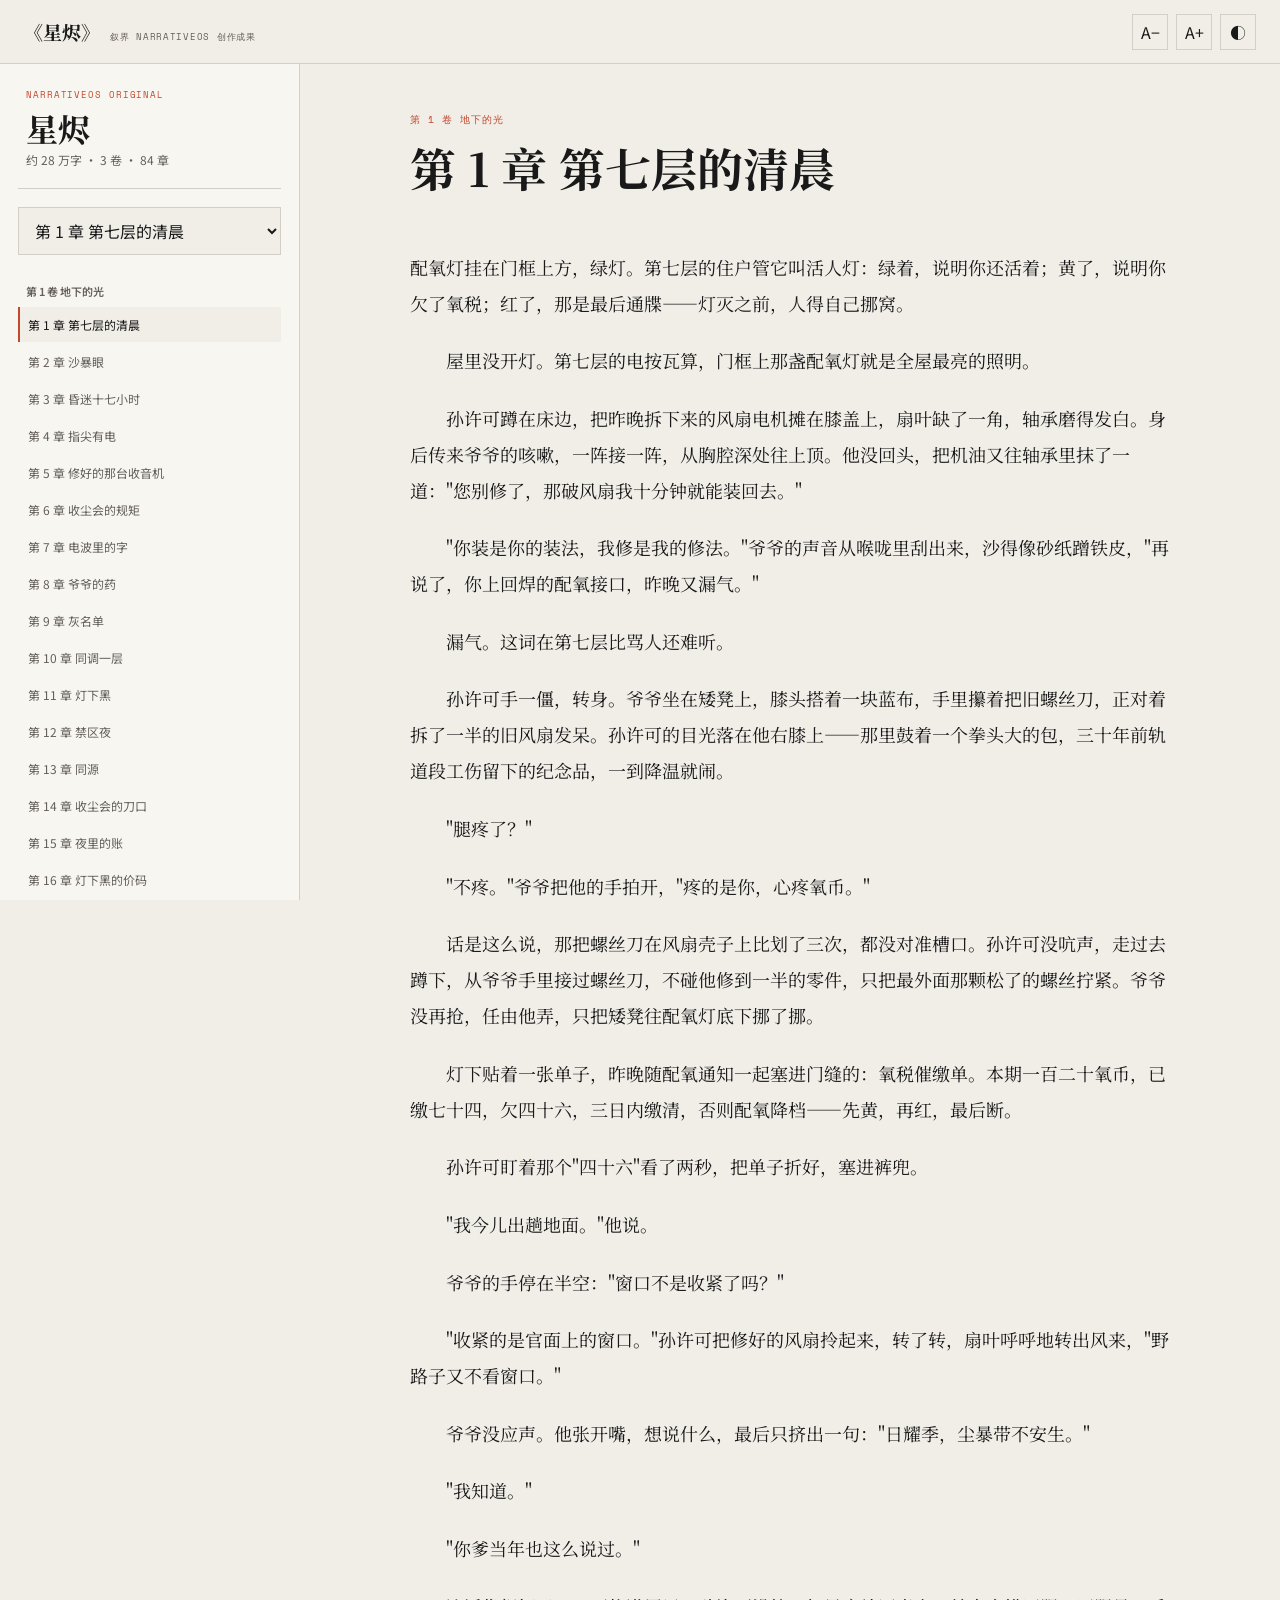
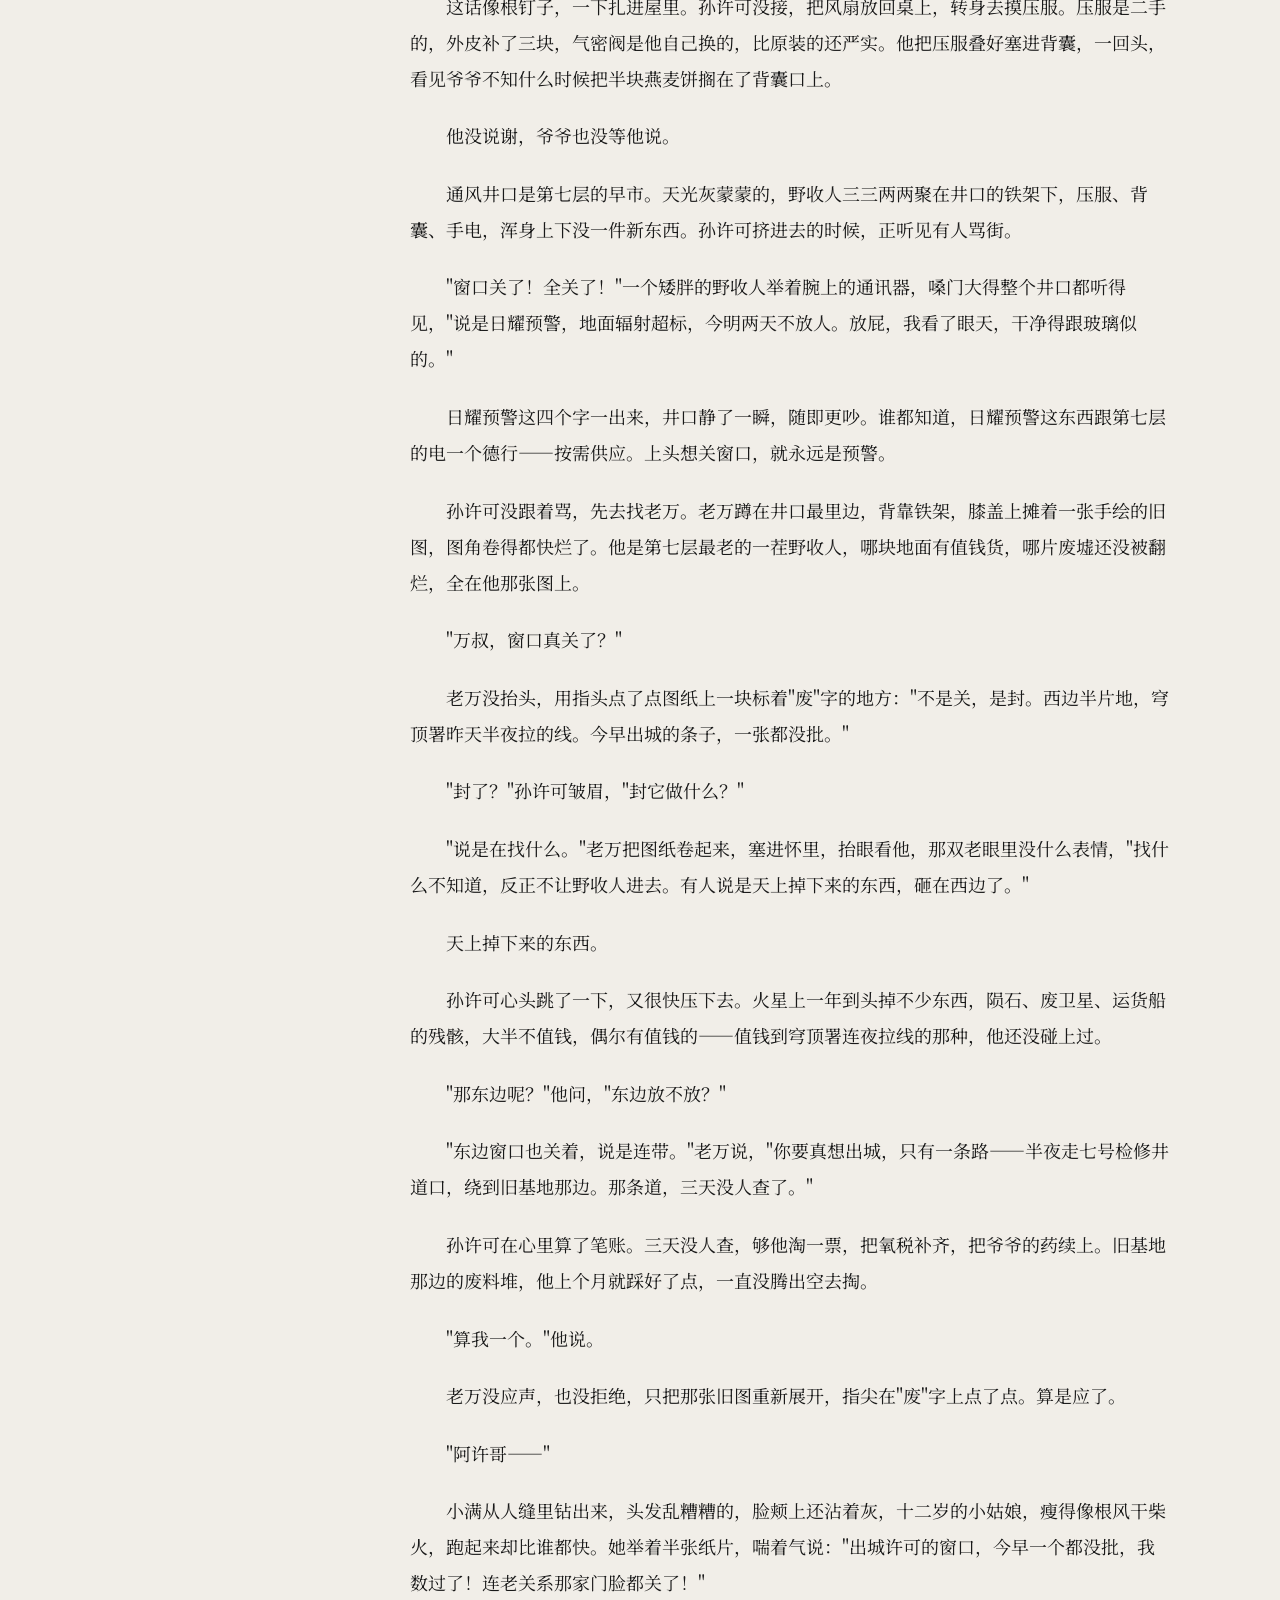
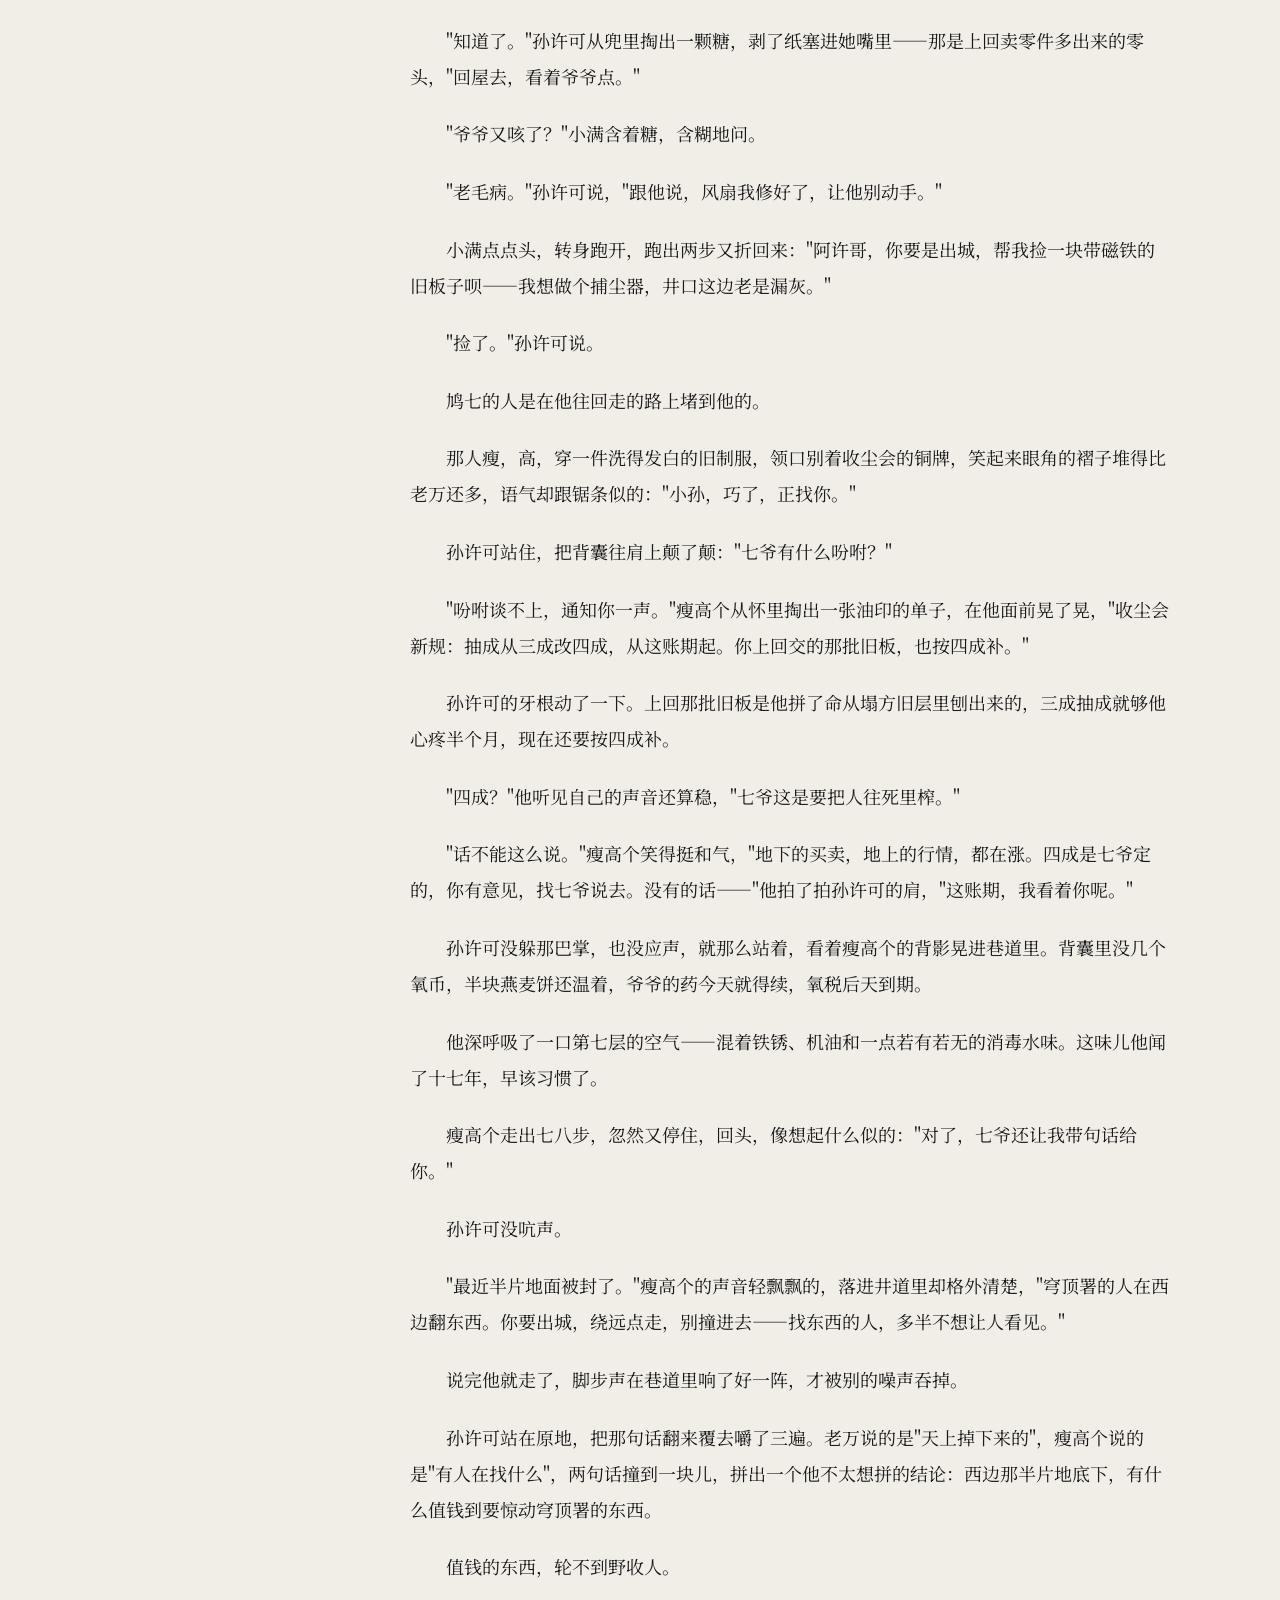
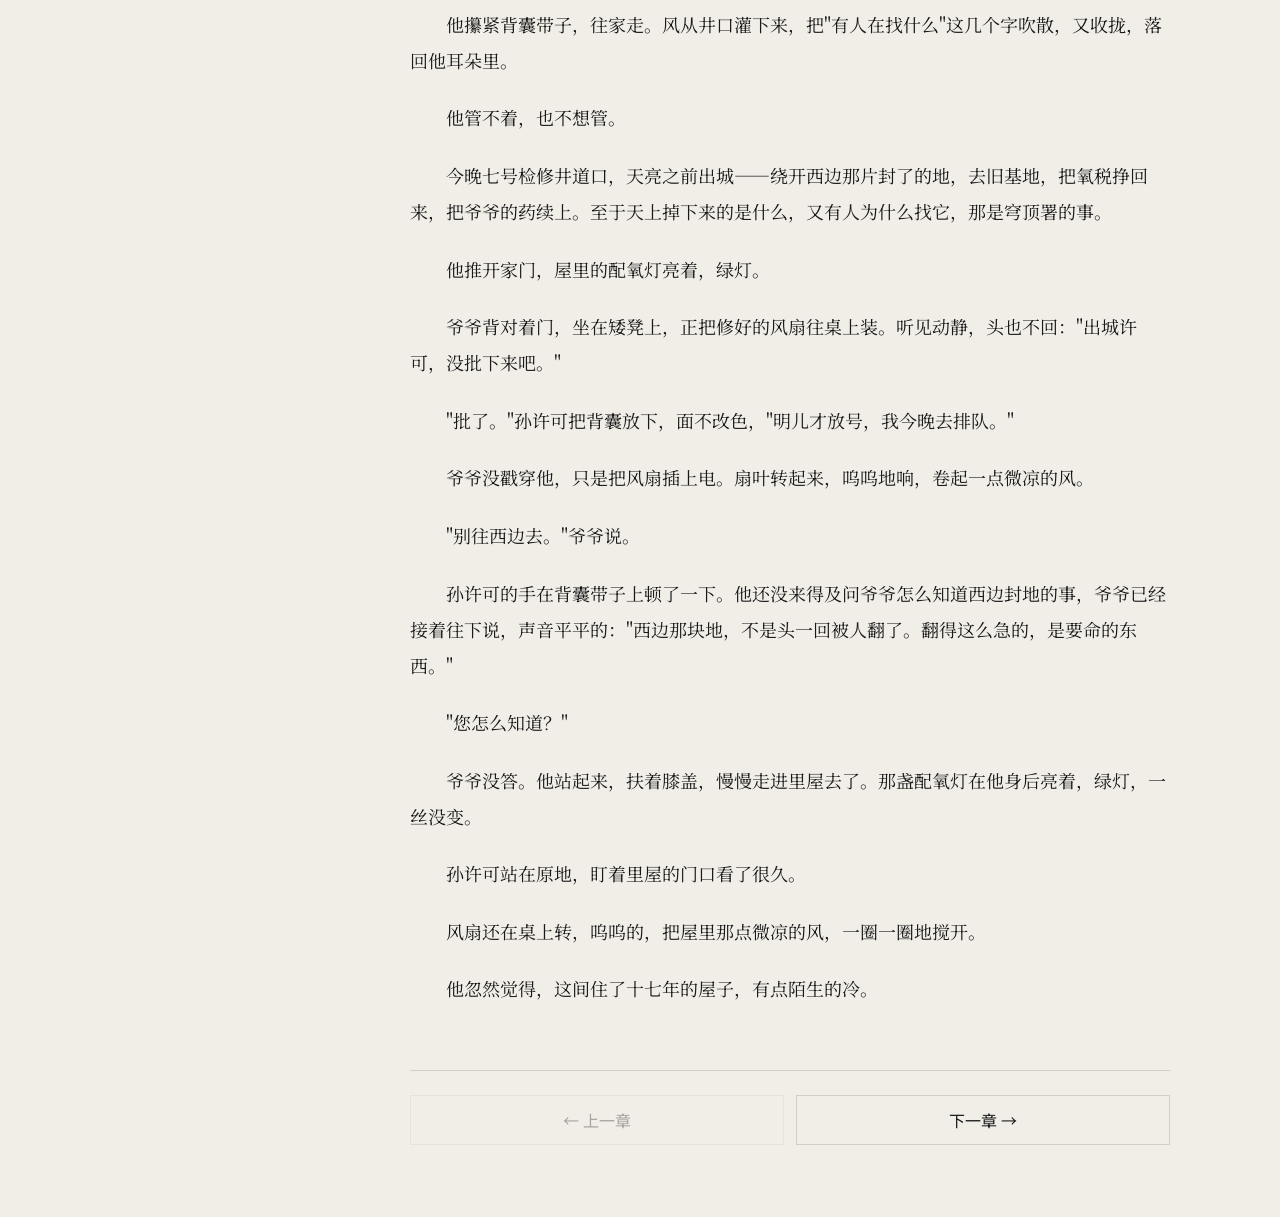
<file: xingjin-reader.html>
<!doctype html>
<html lang="zh-CN">
<head>
  <meta charset="UTF-8">
  <meta name="viewport" content="width=device-width, initial-scale=1">
  <meta name="description" content="《星烬》在线阅读，叙界 NarrativeOS 创作成果。">
  <title>星烬 — 叙界 NarrativeOS 创作成果</title>
  <link rel="preconnect" href="https://fonts.googleapis.com">
  <link rel="preconnect" href="https://fonts.gstatic.com" crossorigin>
  <link href="https://fonts.googleapis.com/css2?family=Noto+Sans+SC:wght@400;500;600&amp;family=Noto+Serif+SC:wght@400;600;700&amp;family=Space+Mono:wght@400;700&amp;display=swap" rel="stylesheet">
  <style>
    :root {
      --paper: #f1eee8;
      --surface: #f8f6f1;
      --ink: #191919;
      --soft: #645f59;
      --line: #d4cfc6;
      --accent: #c3482d;
      --sidebar: 300px;
      --reading-size: 18px;
    }

    * { box-sizing: border-box; }
    html { scroll-behavior: smooth; }
    body {
      margin: 0;
      background: var(--paper);
      color: var(--ink);
      font-family: 'Noto Sans SC', sans-serif;
    }

    body.dark {
      --paper: #151515;
      --surface: #1c1c1c;
      --ink: #e9e4dc;
      --soft: #aaa39a;
      --line: #373532;
      --accent: #e66b4e;
    }

    button, select { font: inherit; }
    button { color: inherit; }

    .topbar {
      position: fixed;
      inset: 0 0 auto 0;
      z-index: 20;
      height: 64px;
      padding: 0 24px;
      border-bottom: 1px solid var(--line);
      background: color-mix(in srgb, var(--paper) 92%, transparent);
      backdrop-filter: blur(14px);
      display: flex;
      align-items: center;
      justify-content: space-between;
      gap: 20px;
    }

    .brand {
      display: flex;
      align-items: baseline;
      gap: 10px;
      min-width: 0;
    }

    .brand strong {
      font-family: 'Noto Serif SC', serif;
      font-size: 19px;
      white-space: nowrap;
    }

    .brand span {
      font-family: 'Space Mono', monospace;
      color: var(--soft);
      font-size: 9px;
      letter-spacing: 0.08em;
      text-transform: uppercase;
      white-space: nowrap;
    }

    .toolbar { display: flex; align-items: center; gap: 8px; }
    .tool {
      width: 36px;
      height: 36px;
      border: 1px solid var(--line);
      background: transparent;
      cursor: pointer;
      display: grid;
      place-items: center;
      transition: background 0.2s, border-color 0.2s;
    }
    .tool:hover { background: var(--surface); border-color: var(--ink); }
    .menu-button { display: none; }

    .sidebar {
      position: fixed;
      z-index: 15;
      top: 64px;
      bottom: 0;
      left: 0;
      width: var(--sidebar);
      border-right: 1px solid var(--line);
      background: var(--surface);
      overflow: auto;
      padding: 24px 18px 40px;
    }

    .book-meta { padding: 0 8px 20px; border-bottom: 1px solid var(--line); }
    .book-label {
      font-family: 'Space Mono', monospace;
      color: var(--accent);
      font-size: 9px;
      letter-spacing: 0.1em;
      text-transform: uppercase;
    }
    .book-title { margin: 8px 0 4px; font: 700 32px/1.2 'Noto Serif SC', serif; }
    .book-stats { color: var(--soft); font-size: 12px; }

    .chapter-select {
      width: 100%;
      margin: 18px 0 12px;
      padding: 10px 12px;
      border: 1px solid var(--line);
      background: var(--paper);
      color: var(--ink);
      outline: none;
    }

    .toc { display: grid; gap: 2px; }
    .toc-volume {
      margin: 16px 8px 6px;
      color: var(--soft);
      font-size: 11px;
      font-weight: 600;
    }
    .toc-button {
      width: 100%;
      padding: 9px 10px;
      border: 0;
      background: transparent;
      text-align: left;
      color: var(--soft);
      font-size: 12px;
      cursor: pointer;
    }
    .toc-button:hover, .toc-button.active { background: var(--paper); color: var(--ink); }
    .toc-button.active { box-shadow: inset 2px 0 var(--accent); }

    main { margin-left: var(--sidebar); padding: 112px 40px 72px; }
    .reader { width: min(100%, 760px); margin: 0 auto; }

    .chapter-kicker {
      margin-bottom: 12px;
      font-family: 'Space Mono', monospace;
      font-size: 10px;
      letter-spacing: 0.1em;
      color: var(--accent);
      text-transform: uppercase;
    }
    .chapter-title {
      margin: 0 0 52px;
      font: 700 clamp(30px, 5vw, 46px)/1.25 'Noto Serif SC', serif;
      letter-spacing: 0;
    }

    .chapter-content { font: 400 var(--reading-size)/2 'Noto Serif SC', serif; }
    .chapter-content p { margin: 0 0 1.2em; text-indent: 2em; }
    .chapter-content p:first-child { text-indent: 0; }
    .loading, .error { color: var(--soft); font-size: 14px; }
    .error { color: var(--accent); }

    .chapter-nav {
      margin-top: 64px;
      padding-top: 24px;
      border-top: 1px solid var(--line);
      display: grid;
      grid-template-columns: 1fr 1fr;
      gap: 12px;
    }
    .nav-button {
      min-height: 48px;
      padding: 12px 16px;
      border: 1px solid var(--line);
      background: transparent;
      cursor: pointer;
    }
    .nav-button:hover:not(:disabled) { border-color: var(--ink); background: var(--surface); }
    .nav-button:disabled { opacity: 0.35; cursor: not-allowed; }

    .overlay { display: none; }

    @media (max-width: 760px) {
      .topbar { height: 58px; padding: 0 14px; }
      .brand span { display: none; }
      .menu-button { display: grid; }
      .sidebar {
        top: 58px;
        width: min(88vw, 320px);
        transform: translateX(-102%);
        transition: transform 0.25s ease;
      }
      body.menu-open .sidebar { transform: translateX(0); }
      .overlay {
        position: fixed;
        z-index: 10;
        inset: 58px 0 0;
        background: rgba(0,0,0,0.35);
      }
      body.menu-open .overlay { display: block; }
      main { margin-left: 0; padding: 94px 20px 52px; }
      .chapter-title { margin-bottom: 36px; }
      .chapter-content { line-height: 1.9; }
      .chapter-nav { margin-top: 48px; }
    }
  </style>
</head>
<body>
  <header class="topbar">
    <div class="brand">
      <strong>《星烬》</strong>
      <span>叙界 NarrativeOS 创作成果</span>
    </div>
    <div class="toolbar" aria-label="阅读设置">
      <button class="tool menu-button" id="menuButton" type="button" title="目录" aria-label="打开目录">☰</button>
      <button class="tool" id="fontDown" type="button" title="减小字号" aria-label="减小字号">A−</button>
      <button class="tool" id="fontUp" type="button" title="增大字号" aria-label="增大字号">A+</button>
      <button class="tool" id="themeButton" type="button" title="切换主题" aria-label="切换深浅主题">◐</button>
    </div>
  </header>

  <aside class="sidebar" id="sidebar">
    <div class="book-meta">
      <div class="book-label">NarrativeOS Original</div>
      <h1 class="book-title">星烬</h1>
      <div class="book-stats">约 28 万字 · 3 卷 · 84 章</div>
    </div>
    <select class="chapter-select" id="chapterSelect" aria-label="选择章节"></select>
    <nav class="toc" id="toc" aria-label="章节目录"></nav>
  </aside>
  <button class="overlay" id="overlay" type="button" aria-label="关闭目录"></button>

  <main>
    <article class="reader">
      <div class="chapter-kicker" id="chapterKicker">Loading / 正在载入</div>
      <h2 class="chapter-title" id="chapterTitle">《星烬》</h2>
      <div class="chapter-content" id="chapterContent">
        <p class="loading">正在载入正文……</p>
      </div>
      <div class="chapter-nav">
        <button class="nav-button" id="previousButton" type="button">← 上一章</button>
        <button class="nav-button" id="nextButton" type="button">下一章 →</button>
      </div>
    </article>
  </main>

  <script>
    const state = { chapters: [], current: 0, fontSize: 18 };
    const elements = {
      title: document.getElementById('chapterTitle'),
      kicker: document.getElementById('chapterKicker'),
      content: document.getElementById('chapterContent'),
      toc: document.getElementById('toc'),
      select: document.getElementById('chapterSelect'),
      previous: document.getElementById('previousButton'),
      next: document.getElementById('nextButton')
    };

    function parseNovel(text) {
      const lines = text.replace(/\r/g, '').split('\n');
      const chapters = [];
      let volume = '';
      let active = null;

      lines.forEach((rawLine) => {
        const line = rawLine.trim();
        if (/^第\s*\d+\s*卷/.test(line)) {
          volume = line.replace(/\s+/g, ' ');
          return;
        }
        if (/^第\s*\d+\s*章/.test(line)) {
          if (active) chapters.push(active);
          active = { title: line.replace(/\s+/g, ' '), volume, paragraphs: [] };
          return;
        }
        if (active && line) active.paragraphs.push(line);
      });
      if (active) chapters.push(active);
      return chapters.map((chapter) => {
        if (/^第[一二三四五六七八九十百零〇两]+章/.test(chapter.paragraphs[0] || '')) {
          chapter.paragraphs.shift();
        }
        return chapter;
      });
    }

    function renderDirectory() {
      let lastVolume = '';
      state.chapters.forEach((chapter, index) => {
        if (chapter.volume && chapter.volume !== lastVolume) {
          const label = document.createElement('div');
          label.className = 'toc-volume';
          label.textContent = chapter.volume;
          elements.toc.appendChild(label);
          lastVolume = chapter.volume;
        }
        const button = document.createElement('button');
        button.type = 'button';
        button.className = 'toc-button';
        button.textContent = chapter.title;
        button.addEventListener('click', () => showChapter(index));
        elements.toc.appendChild(button);

        const option = document.createElement('option');
        option.value = index;
        option.textContent = chapter.title;
        elements.select.appendChild(option);
      });
    }

    function showChapter(index, updateHash = true) {
      if (!state.chapters[index]) return;
      state.current = index;
      const chapter = state.chapters[index];
      elements.kicker.textContent = chapter.volume || '《星烬》';
      elements.title.textContent = chapter.title;
      elements.content.replaceChildren();
      chapter.paragraphs.forEach((text) => {
        const paragraph = document.createElement('p');
        paragraph.textContent = text;
        elements.content.appendChild(paragraph);
      });
      elements.previous.disabled = index === 0;
      elements.next.disabled = index === state.chapters.length - 1;
      elements.select.value = String(index);
      document.querySelectorAll('.toc-button').forEach((button, buttonIndex) => {
        button.classList.toggle('active', buttonIndex === index);
      });
      if (updateHash) history.replaceState(null, '', `#chapter-${index + 1}`);
      document.body.classList.remove('menu-open');
      window.scrollTo({ top: 0, behavior: 'smooth' });
    }

    async function loadNovel() {
      try {
        const response = await fetch('xingjin.txt');
        if (!response.ok) throw new Error(`HTTP ${response.status}`);
        state.chapters = parseNovel(await response.text());
        if (!state.chapters.length) throw new Error('未识别到章节');
        renderDirectory();
        const requested = Number(location.hash.match(/chapter-(\d+)/)?.[1] || 1) - 1;
        showChapter(Math.min(Math.max(requested, 0), state.chapters.length - 1), false);
      } catch (error) {
        elements.kicker.textContent = 'Load Error';
        elements.title.textContent = '正文载入失败';
        elements.content.innerHTML = '<p class="error">请通过个人网站在线打开阅读页，或直接下载 TXT 文件阅读。</p>';
      }
    }

    elements.previous.addEventListener('click', () => showChapter(state.current - 1));
    elements.next.addEventListener('click', () => showChapter(state.current + 1));
    elements.select.addEventListener('change', (event) => showChapter(Number(event.target.value)));
    document.getElementById('menuButton').addEventListener('click', () => document.body.classList.toggle('menu-open'));
    document.getElementById('overlay').addEventListener('click', () => document.body.classList.remove('menu-open'));
    document.getElementById('fontDown').addEventListener('click', () => {
      state.fontSize = Math.max(15, state.fontSize - 1);
      document.documentElement.style.setProperty('--reading-size', `${state.fontSize}px`);
    });
    document.getElementById('fontUp').addEventListener('click', () => {
      state.fontSize = Math.min(24, state.fontSize + 1);
      document.documentElement.style.setProperty('--reading-size', `${state.fontSize}px`);
    });
    document.getElementById('themeButton').addEventListener('click', () => document.body.classList.toggle('dark'));

    loadNovel();
  </script>
</body>
</html>
</file>
<file: jojo-star-duel/style.css>
:root{color-scheme:dark;--ink:#eeebf0;--muted:#a59eac;--gold:#dbbd77;--line:#e4d5ed1c;--plum:#21182b}*{box-sizing:border-box}body{margin:0;background:#141118;color:var(--ink);font-family:Inter,"PingFang SC","Microsoft YaHei",sans-serif}button,select{font:inherit}button{cursor:pointer}header{height:76px;border-bottom:1px solid var(--line);padding:0 5%;display:flex;align-items:center;justify-content:space-between}.brand{font-size:29px;font-weight:950;letter-spacing:-1.8px;color:#f6e8c3;text-decoration:none}.brand span{font-size:10px;letter-spacing:2px;margin-left:18px;color:#a39ba9;font-weight:500}.status{font-size:11px;color:#a59eac;letter-spacing:1px}.status span{margin-left:30px;color:#706977}i{display:inline-block;width:6px;height:6px;background:var(--gold);border-radius:50%;margin-right:8px}main{max-width:1300px;margin:auto;padding:32px 44px 24px}.heading{display:flex;justify-content:space-between;align-items:center;margin-bottom:24px}.eyebrow{font-size:10px;letter-spacing:2.3px;color:var(--gold);font-weight:700;margin:0 0 10px}h1{font-size:34px;margin:0;letter-spacing:2px}h1 em{font-size:11px;color:var(--gold);margin:0 8px;font-style:normal}h1>span{font-size:13px;color:#a89eaf;font-weight:400;letter-spacing:1px;margin-left:24px}.tools{display:flex;gap:8px}.tools button,.secondary{border:1px solid #ffffff20;background:transparent;color:#b6adbe;padding:10px 14px;font-size:12px;border-radius:4px}button:hover:not(:disabled){filter:brightness(1.14)}button:focus-visible,select:focus-visible,a:focus-visible{outline:2px solid var(--gold);outline-offset:4px}.arena{position:relative;width:100%;aspect-ratio:11/6;background:#241d32;border:1px solid #d1bce42b;border-radius:7px;overflow:hidden;box-shadow:0 24px 80px #0004}canvas{width:100%;height:100%;display:block}.overlay{position:absolute;inset:0;display:grid;place-items:center;background:linear-gradient(110deg,#171020e8,#1e1624b8);backdrop-filter:blur(5px)}.hidden{display:none!important}.menu-card{width:440px;max-width:calc(100% - 24px);text-align:center;padding:18px 22px;background:#1b1423f2;border:1px solid #dbc2ec26;border-radius:8px;box-shadow:0 20px 50px #0005}.menu-card>.eyebrow{font-size:9px;margin-bottom:6px;letter-spacing:2px}h2{font-size:22px;margin:6px 0 7px;letter-spacing:.5px}.muted{color:#a69aaa;font-size:11px;line-height:1.6;margin:0 0 12px}.fighters{display:flex;gap:12px}.fighter{flex:1;min-width:0;border:1px solid #dbc2ec25;background:#ffffff03;color:var(--ink);border-radius:4px;padding:9px 10px 11px;text-align:left;transition:border-color .15s,background .15s}.fighter.selected{border-color:var(--gold);background:#dbbd770a}.portrait{display:block;position:relative;overflow:hidden;height:160px;margin-bottom:8px;background:radial-gradient(ellipse at 50% 65%,#61466c48,transparent 70%)}.portrait.dio{background:radial-gradient(ellipse at 50% 65%,#92713838,transparent 70%)}.portrait svg{position:absolute;inset:0;display:block;width:100%;height:160px;min-width:0;min-height:0;overflow:hidden}.fighter b,.fighter small{display:block}.fighter b{font-size:14px;letter-spacing:.5px}.fighter small{color:#b0a2b9;font-size:10px;margin-top:5px;white-space:nowrap}.settings{display:flex;gap:12px;text-align:left;margin:12px 0}.settings label{flex:1;min-width:0;font-size:10px;color:#a99bad}.settings select{display:block;width:100%;margin-top:6px;padding:8px;background:#292033;color:#eee7f0;border:1px solid #dbc2ec25;border-radius:3px;font-size:12px}.primary{border:0;width:100%;padding:12px 18px;background:var(--gold);color:#241b2a;font-weight:800;border-radius:3px}.primary span{float:right}.primary:disabled{cursor:wait;opacity:.45}.art-note{display:block;margin-top:9px;font-size:10px;letter-spacing:.5px;color:#b7a483}.footnote{display:block;margin-top:4px;font-size:10px;color:#9b8ea6;line-height:1.4}.under{display:flex;justify-content:space-between;color:#9e91a8;font-size:10px;letter-spacing:.7px;padding:15px 1px;border-bottom:1px solid var(--line)}.guide{display:flex;gap:42px;padding:25px 0}.guide>div:first-child{width:270px;flex-shrink:0}h3{margin:0 0 8px;font-size:19px}.guide p:not(.eyebrow){font-size:11px;color:#9b90a3;line-height:1.8}.keys{display:grid;grid-template-columns:repeat(4,1fr);gap:16px 24px;align-content:center;flex:1}.keys span{font-size:11px;color:#c1b7c8;white-space:nowrap}kbd{display:inline-grid;place-items:center;min-width:27px;height:27px;border:1px solid #dac5e627;border-bottom:3px solid #dac5e627;border-radius:4px;margin-right:4px;background:#231c2b;font:12px monospace;color:#eee}footer{border-top:1px solid var(--line);padding-top:16px;font-size:10px;color:#92849c}.footer-controls,.credits{display:flex;justify-content:space-between;gap:20px;line-height:1.7}.credits{margin-top:10px;color:#887791}.credits a{color:#b0a28a;text-underline-offset:3px;text-decoration-color:#b0a28a60}.compact{width:340px;padding:24px}.compact .secondary{margin-top:10px;width:100%}.compact .muted{margin-bottom:20px}.arena:fullscreen{border:0;border-radius:0;aspect-ratio:auto;display:grid;place-items:center;background:#100b16}.arena:fullscreen canvas{object-fit:contain}@media(max-width:1050px){h1>span{display:none}.guide{gap:20px}.guide>div:first-child{width:220px}.keys{gap:14px 12px}.arena{min-height:500px}}@media(max-width:850px){main{padding:24px 15px}.heading{align-items:flex-start}h1{font-size:28px}.heading .eyebrow{font-size:8px;letter-spacing:1.5px}.tools{gap:4px}.tools button{padding:8px;font-size:10px}.guide{flex-direction:column;gap:8px}.guide>div:first-child{width:auto}.keys{grid-template-columns:repeat(4,1fr);gap:12px}.arena{min-height:500px}canvas{object-fit:contain}.menu-card{padding:16px 18px}.footer-controls,.credits{flex-direction:column;gap:4px}header{height:60px}.status span{display:none}.brand span{font-size:8px;letter-spacing:1px;margin-left:12px}}@media(max-width:540px){header{padding:0 16px}.brand{font-size:26px}.brand span{display:none}.heading{gap:12px}.heading .eyebrow{font-size:7px;letter-spacing:.8px}.tools button{padding:7px 5px}.tools{padding-top:18px}.menu-card{max-width:calc(100% - 20px);padding:16px 14px}h2{font-size:19px}.keys{grid-template-columns:repeat(2,1fr)}.fighter{padding-left:8px;padding-right:8px}.fighter small{font-size:9px}.settings{gap:8px}.settings select{font-size:11px;padding:8px 4px}.under{font-size:9px;gap:12px}.status{font-size:10px}}
/* Match canvas backing and CSS aspect ratios so the standing portrait stays undistorted. */
.portrait canvas{position:absolute;top:0;left:50%;width:160px;height:160px;transform:translateX(-50%);object-fit:contain}
.tools #motion-open{border-color:#dbbd7770;color:#e6cd99}
.motion-view{position:fixed;inset:24px;z-index:20;max-width:1200px;margin:auto;background:#18151f;display:flex;flex-direction:column;padding:18px 25px;overflow:auto;border:1px solid #d6c2e340;border-radius:8px;box-shadow:0 0 0 100vmax #100b16dd}
.command-guide{border-top:1px solid var(--line);padding:22px 0 28px}.command-guide-heading{display:flex;align-items:baseline;gap:20px}.command-guide-heading p{font-size:11px;color:#a59eac;line-height:1.8;margin:0 0 14px}.command-list{display:grid;grid-template-columns:repeat(3,minmax(0,1fr));gap:10px}.command-list>div{display:flex;flex-direction:column;gap:8px;padding:14px;background:#211a28;border:1px solid var(--line);border-radius:5px}.command-list b{font-size:12px;font-weight:600}.command-list span{font-size:11px;line-height:1.6;color:#b1a5b9}.command-list small{font-size:10px;color:var(--gold)}@media(max-width:850px){.command-list{grid-template-columns:repeat(2,minmax(0,1fr))}.command-guide-heading{display:block}}@media(max-width:540px){.command-list{grid-template-columns:1fr}.command-list>div{padding:12px}}
.motion-heading{display:flex;align-items:center;justify-content:space-between;gap:12px}.motion-heading h2{font-size:21px;margin:0}.motion-heading .eyebrow{font-size:8px;margin-bottom:4px}.motion-heading button{white-space:nowrap}
.motion-intro{font-size:11px;color:#a69bac;margin:8px 0 0}.motion-view canvas{flex:1;min-height:140px;width:100%;height:auto;object-fit:contain}
.motion-moves{display:flex;gap:6px;flex-wrap:wrap;margin:6px 0 12px}.motion-moves button{flex:1;min-width:80px;border:1px solid #d6c2e32b;border-radius:4px;background:#251e2d;color:#bdb1c5;padding:8px 7px;font-size:11px}.motion-moves button[aria-pressed=true]{background:#dbbd77;color:#271c2c;border-color:#dbbd77}
.motion-playback{display:flex;gap:14px;align-items:center;font-size:11px;color:#a69bac;min-height:35px}.motion-playback button{padding:8px 11px;white-space:nowrap}.motion-playback select{background:#251e2d;color:#e3dce8;border:1px solid #d6c2e32b;padding:6px;border-radius:3px;font-size:11px}.motion-playback label{white-space:nowrap}.motion-playback input{min-width:40px;flex:1;accent-color:#dbbd77}.motion-playback output{min-width:85px;text-align:right}
@media(max-width:650px){.tools{flex-wrap:wrap;justify-content:flex-end;max-width:170px}.motion-view{padding:14px}.motion-heading h2{font-size:17px}.motion-playback{gap:7px;flex-wrap:wrap}.motion-playback output{min-width:68px;font-size:10px}.motion-moves{gap:4px;margin-bottom:6px}.motion-moves button{padding:6px;min-width:70px}.motion-intro{font-size:10px}}

.motion-states{margin-top:0}.motion-states button{padding-top:7px;padding-bottom:7px}
.signature-list{grid-template-columns:repeat(2,minmax(0,1fr))}.signature-list>div{background:linear-gradient(135deg,#2b2038,#201927)}.signature-list>div:nth-child(n+3){background:linear-gradient(135deg,#332b21,#211c26)}.motion-signatures{margin-top:0}.motion-signatures button{border-color:#dbbd7750}.motion-commands{margin-bottom:6px}@media(max-width:540px){.signature-list{grid-template-columns:1fr}}

.audio-settings{border-bottom:1px solid var(--line);font-size:12px}.audio-settings summary{display:flex;align-items:center;justify-content:space-between;cursor:pointer;padding:18px 0;color:#dccba5}.audio-settings summary:before{content:'＋';margin-right:10px}.audio-settings[open] summary:before{content:'−'}.audio-settings summary small{margin-left:auto;color:var(--muted);font-size:10px}.audio-body{padding:0 0 20px}.audio-mixer{display:grid;grid-template-columns:repeat(3,1fr);gap:28px;padding:16px 20px;background:#231c2b;border-radius:5px}.audio-mixer label{font-size:12px}.audio-mixer output{float:right;color:var(--gold);font-size:11px}.audio-mixer input{display:block;width:100%;margin:14px 0 4px;accent-color:var(--gold)}.audio-sources{display:grid;grid-template-columns:1fr 1fr;gap:36px;margin-top:24px}.audio-sources h3{font-size:16px}.audio-sources p{color:var(--muted);line-height:1.8;font-size:11px;min-height:40px}.audio-field{display:block;color:var(--muted);font-size:11px}.audio-field select{display:block;width:100%;padding:10px;margin:8px 0 14px;background:#292033;border:1px solid var(--line);color:var(--ink);border-radius:4px;font-size:12px}.audio-actions{display:flex;align-items:center;gap:10px;margin:10px 0;flex-wrap:wrap}.audio-actions a{color:var(--gold);font-size:11px;text-underline-offset:3px}.audio-file{position:relative;overflow:hidden;display:inline-block;padding:10px 14px;border:1px solid #dbbd7750;border-radius:4px;color:var(--gold);cursor:pointer}.audio-file input{position:absolute;inset:0;width:100%;opacity:0;cursor:pointer}.audio-file:focus-within{outline:2px solid var(--gold);outline-offset:3px}.audio-sources small{color:var(--muted);overflow-wrap:anywhere}.audio-message{font-size:11px;color:#b8a9c3;line-height:1.7;margin:22px 0 0}.official-player-section{display:flex;align-items:center;justify-content:space-between;gap:24px;padding:24px 0;border-bottom:1px solid var(--line)}.official-player-section p{font-size:11px;line-height:1.8;color:var(--muted)}.official-player-section iframe{border:0;flex:none;width:480px;height:270px;max-width:100%}.official-player-section h3{font-size:18px}@media(max-width:850px){.audio-sources{gap:20px}.official-player-section{flex-direction:column;align-items:flex-start}}@media(max-width:540px){.audio-mixer,.audio-sources{grid-template-columns:1fr;gap:18px}.audio-mixer{padding:14px}.audio-settings summary small{font-size:9px}.audio-sources p{min-height:0}.official-player-section iframe{height:240px;min-width:200px}}

.voice-source{display:block;width:fit-content;margin-top:7px;color:var(--gold);font-size:11px;text-underline-offset:3px}.audio-actions button:disabled{opacity:.4;cursor:default}

.voice-timing{display:block;margin-top:6px;color:#e9d7ad;font-variant-numeric:tabular-nums}

/* Six fighters keep their authored body proportions in square portrait canvases. */
#menu{overflow:auto;padding:12px}.roster-card{width:880px;padding:14px 20px}.roster-card h2{font-size:20px}.roster-card .muted{margin-bottom:8px}.roster-card .fighters{display:grid;grid-template-columns:repeat(6,minmax(0,1fr));gap:8px}.roster-card .fighter{padding:5px 6px 9px}.roster-card .portrait{height:128px;margin:0 0 3px}.roster-card .portrait canvas{width:128px;height:128px}.roster-card .fighter b{font-size:12px;letter-spacing:0}.roster-card .fighter small{font-size:9px;white-space:normal;line-height:1.4;min-height:14px}.fighter.selected b{color:#ffe4a9}.portrait.giorno{background:radial-gradient(ellipse,#c795423d,transparent 72%)}.portrait.kira{background:radial-gradient(ellipse,#d880b03d,transparent 72%)}.portrait.pucci{background:radial-gradient(ellipse,#8fcacd36,transparent 72%)}.portrait.okuyasu{background:radial-gradient(ellipse,#458fd03d,transparent 72%)}
.match-settings{margin:10px 0}.match-settings select{padding:7px 8px}.stage-select{display:grid;grid-template-columns:repeat(4,minmax(0,1fr));gap:7px}.stage-select button{border:1px solid #dbc2ec28;border-radius:4px;background:#2a2331;color:#d7cddb;text-align:left;padding:10px}.stage-select b,.stage-select small{display:block}.stage-select b{font-size:11px}.stage-select small{font-size:9px;color:#b3a7bd;margin-top:5px}.stage-select button[data-stage=naples]{background:linear-gradient(125deg,#563b42,#212837)}.stage-select button[data-stage=morioh]{background:linear-gradient(125deg,#534743,#292a3b)}.stage-select button[data-stage=cape]{background:linear-gradient(125deg,#2b4b59,#212536)}.stage-select button.selected{border-color:#dbbd77;box-shadow:inset 0 0 0 1px #dbbd7740}.match-summary{font-size:11px;color:#dac690;margin:10px 0}.roster-card .art-note{margin-top:6px}.roster-card .footnote{font-size:9px}.motion-character-label{font-size:12px;color:#d5c2aa;margin:12px 0 0}.motion-character-label select{margin-left:8px;background:#292033;color:#f2e8f4;padding:6px 10px;border:1px solid #dbc2ec35;border-radius:4px}
@media(max-width:850px){.roster-card{width:720px}.roster-card .portrait{height:102px}.roster-card .portrait canvas{width:102px;height:102px}.stage-select button{padding:8px 6px}.stage-select small{font-size:8px}.roster-card .fighter b{font-size:11px}}
@media(max-width:600px){#menu{place-items:start center;padding:10px}.roster-card{padding:12px}.roster-card .fighters{grid-template-columns:repeat(3,minmax(0,1fr));gap:6px}.roster-card .portrait{height:86px}.roster-card .portrait canvas{width:86px;height:86px}.stage-select{grid-template-columns:repeat(2,minmax(0,1fr))}.match-settings{flex-wrap:wrap}.match-settings label:first-child{flex-basis:100%}.roster-card h2{font-size:17px}}

.energy-guide{margin:0 0 28px;padding:16px 20px;border-left:3px solid #8bdfff;background:#12233366;color:#c2d2d8;font-size:13px;line-height:1.9}.energy-guide b{color:#eef7ff}
</file>
